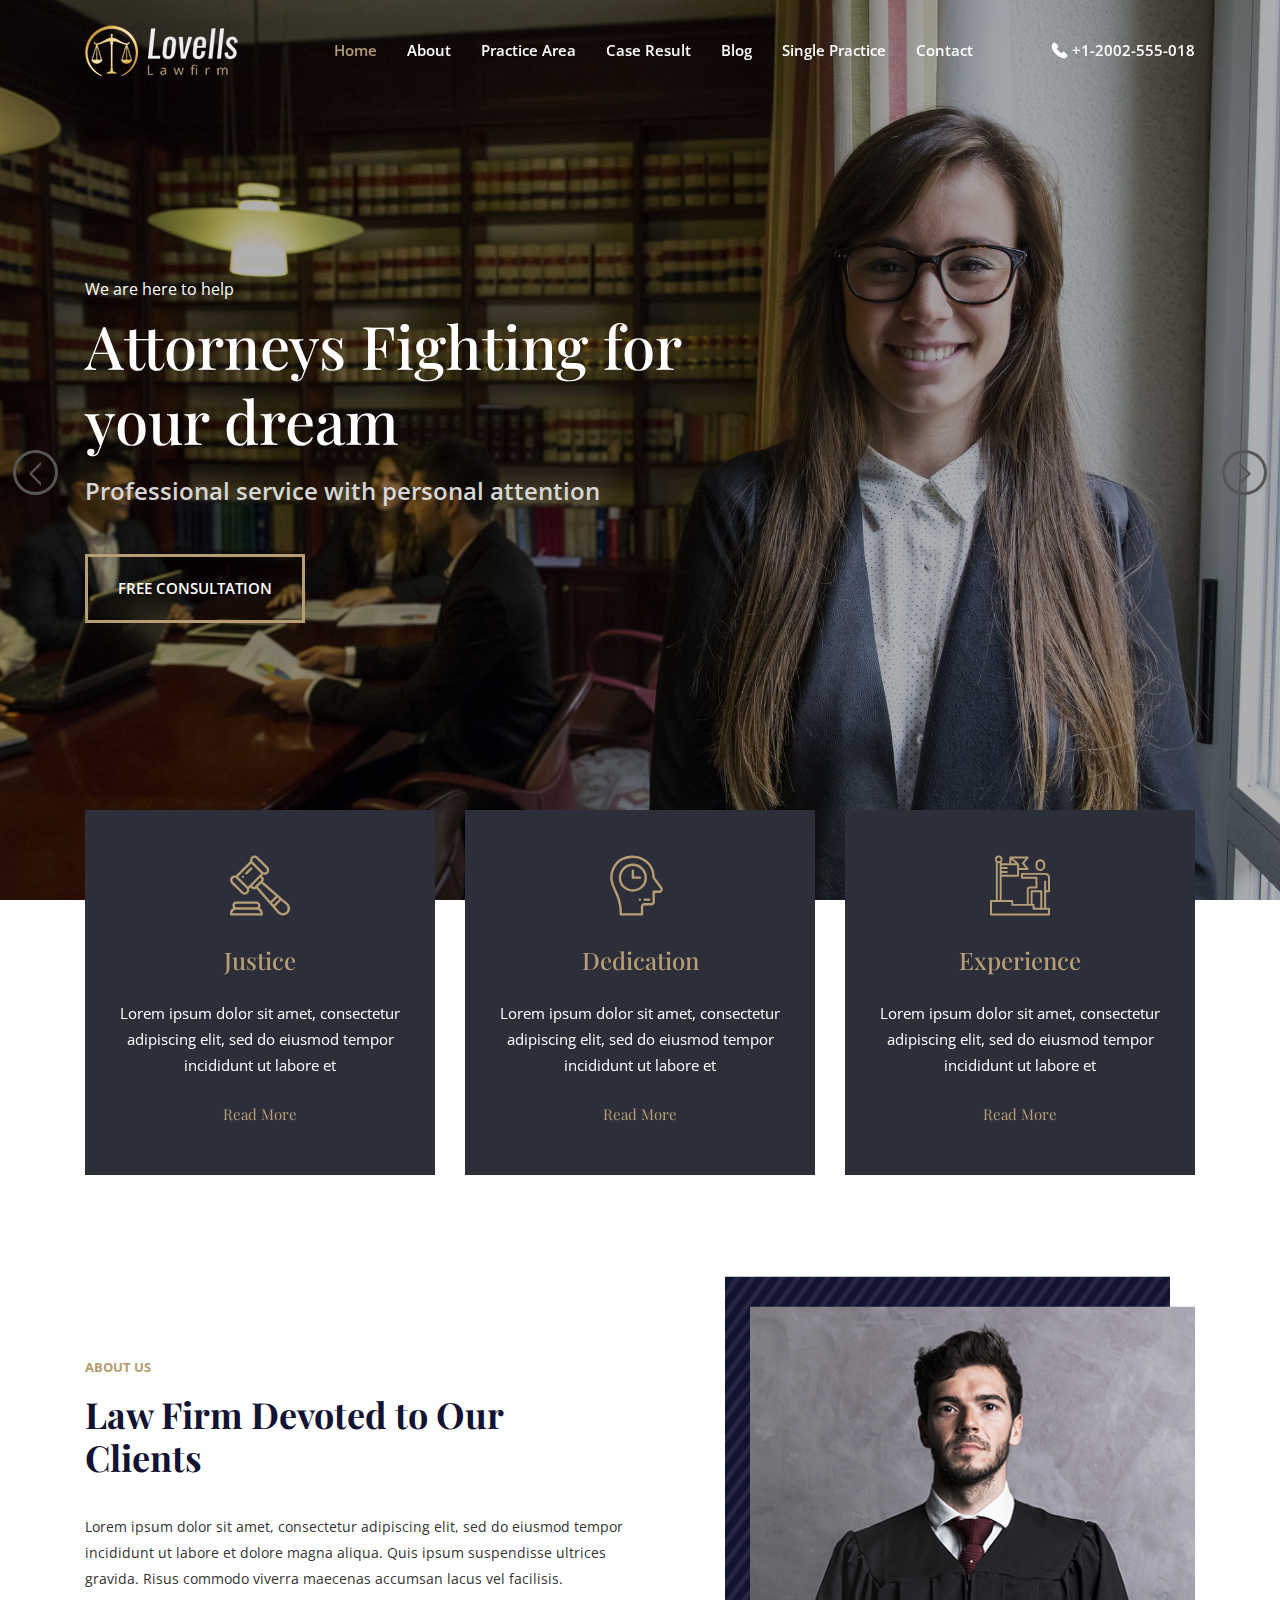
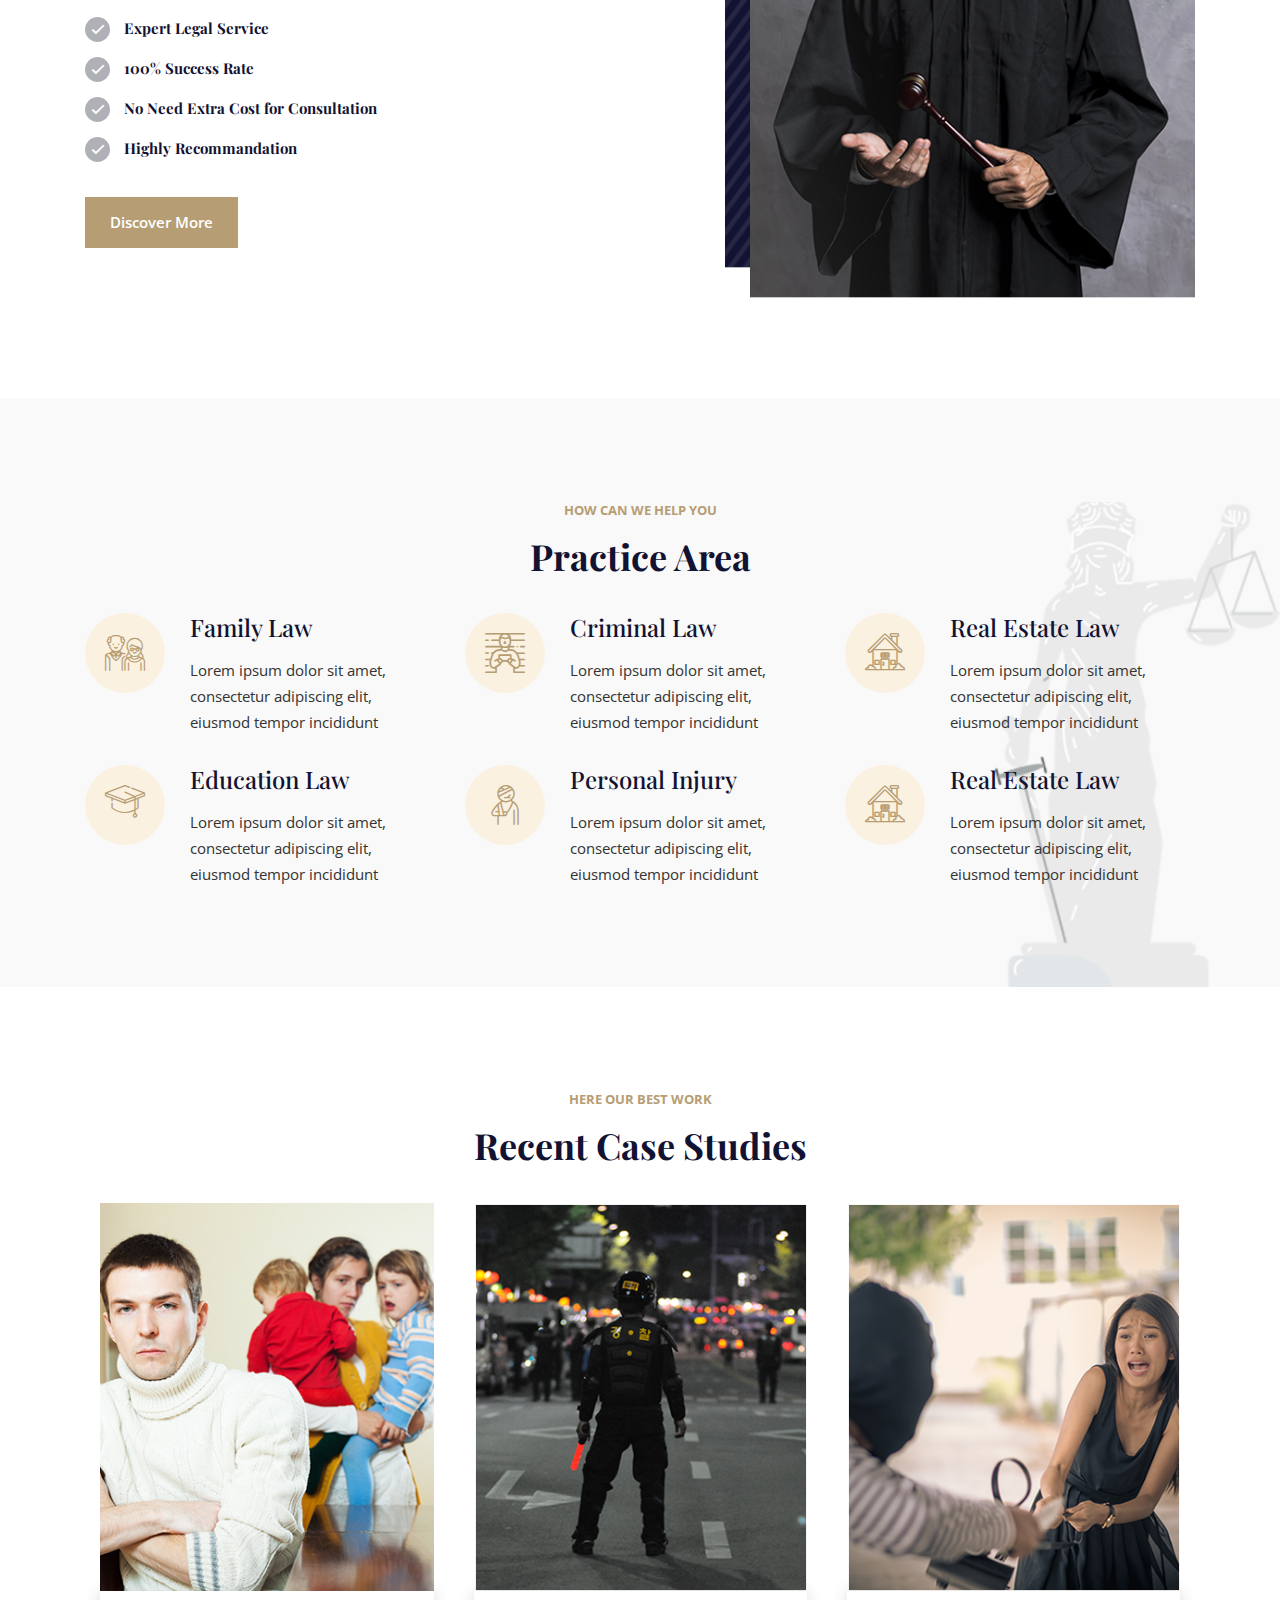
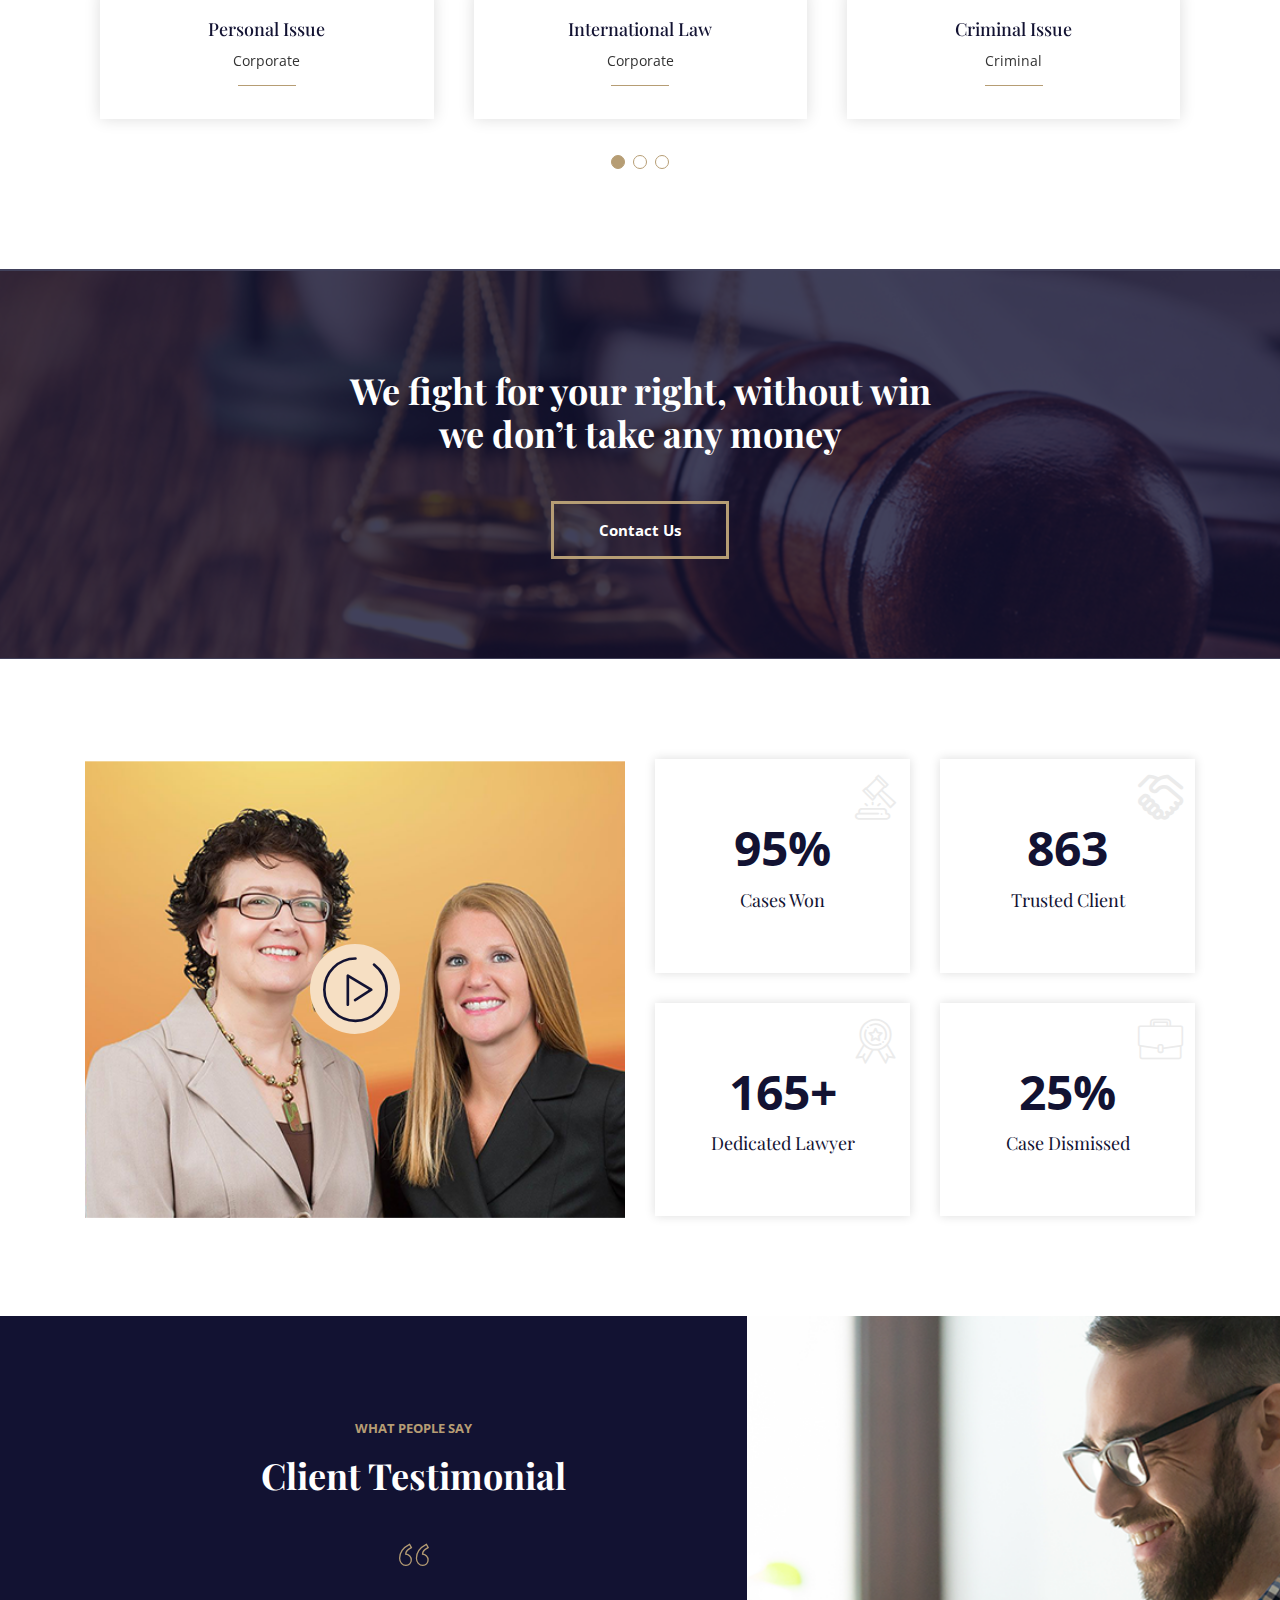
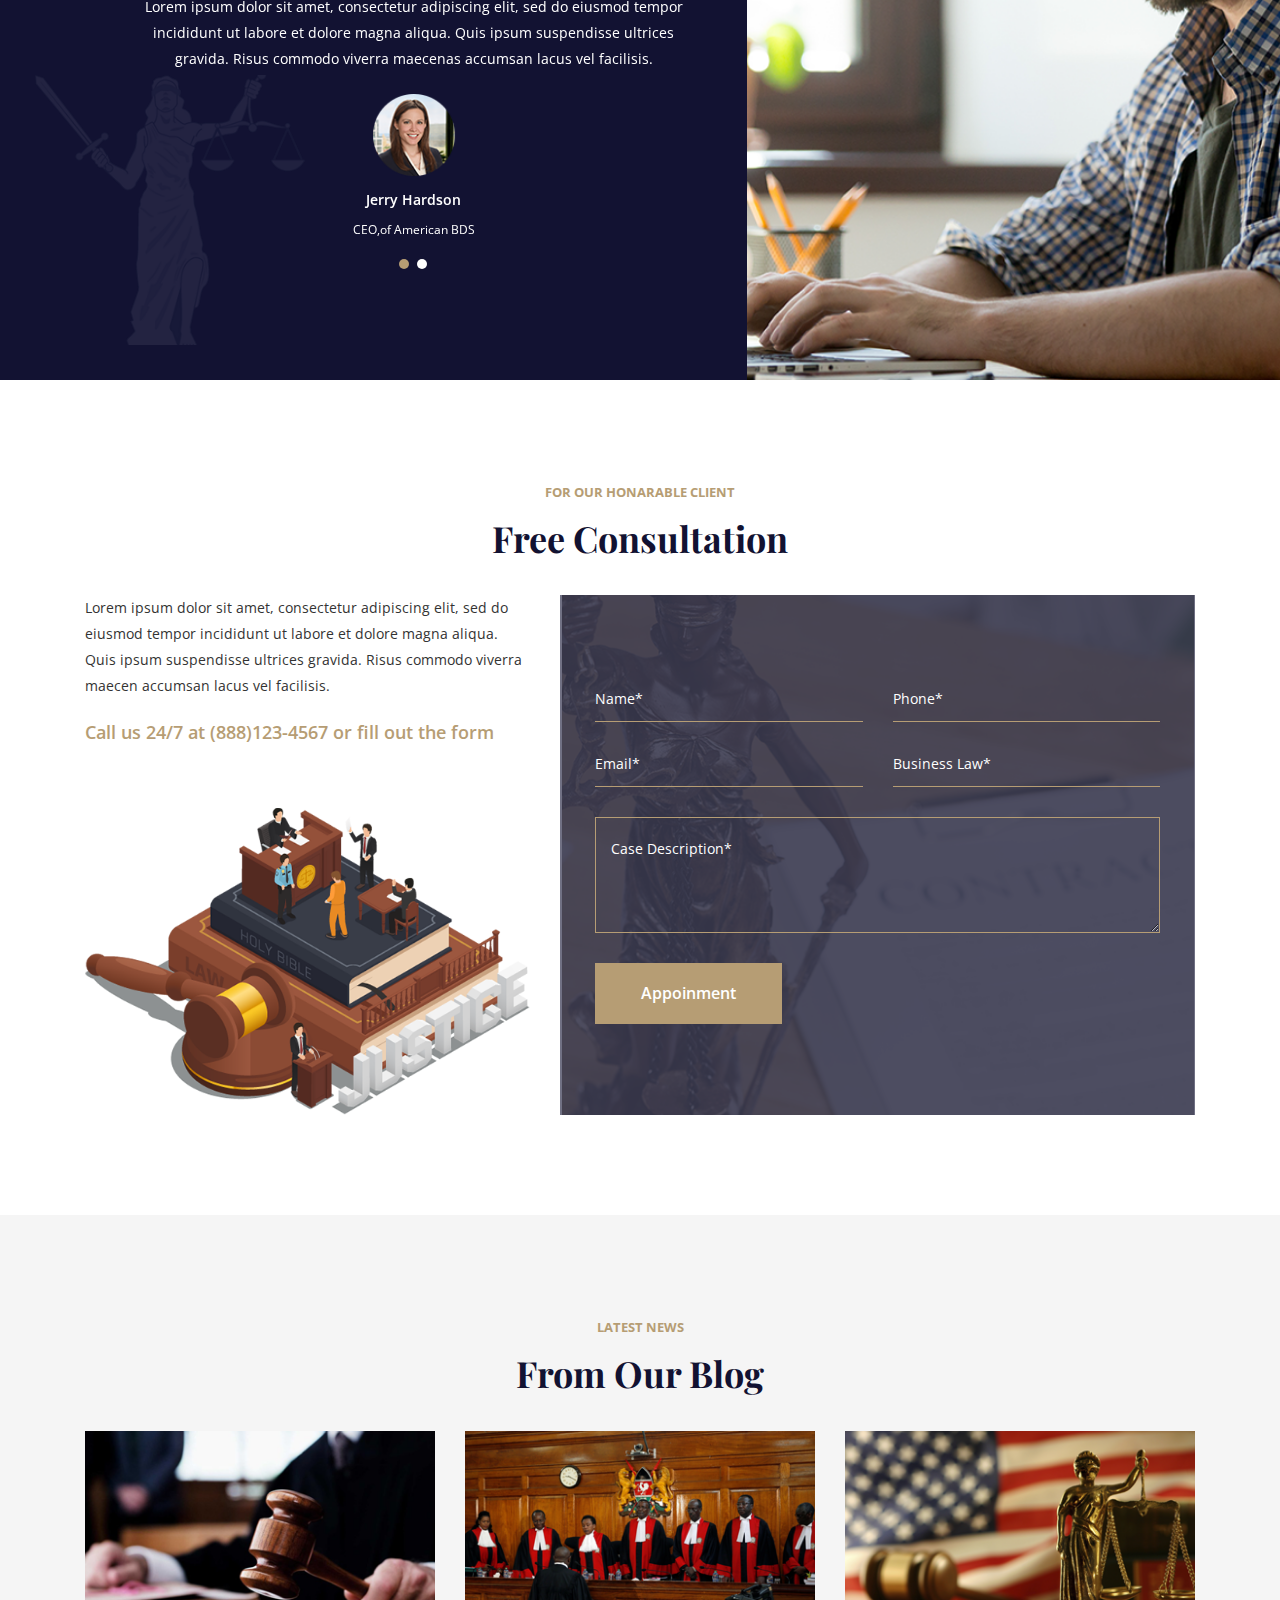
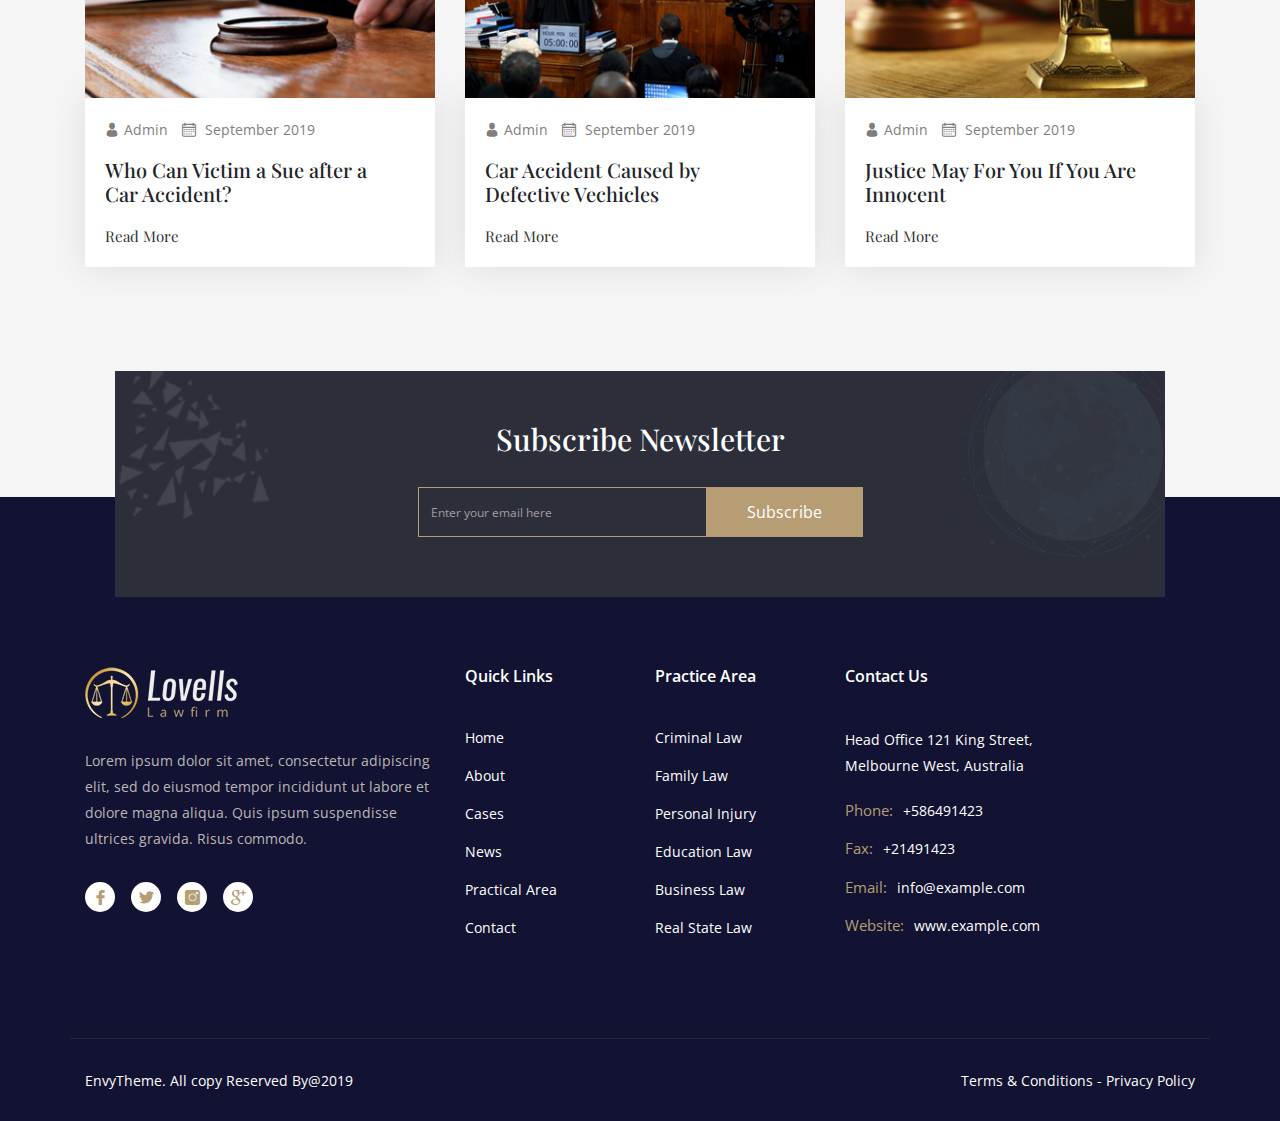
<file: index.html>
<!doctype html>
<html lang="zxx">
    <head>
        <!-- Required meta tags -->
        <meta charset="utf-8">
        <meta name="viewport" content="width=device-width, initial-scale=1, shrink-to-fit=no">
        <meta http-equiv="X-UA-Compatible" content="ie=edge">

        <!-- Bootstrap CSS -->
        <link rel="stylesheet" href="assets/css/bootstrap.min.css">
        <!-- OWL Carousel CSS -->
        <link rel="stylesheet" href="assets/css/owl.carousel.min.css">
        <link rel="stylesheet" href="assets/css/owl.theme.default.min.css">
        <!-- Magnific Popup CSS -->
        <link rel="stylesheet" href="assets/css/magnific-popup.css">
        <!-- Icofont CSS-->
        <link rel="stylesheet" href="assets/css/icofont.min.css">
        <!-- Flaticon CSS -->
        <link rel="stylesheet" href="assets/fonts/flaticon.css">
        <!-- Meanmenu CSS -->
        <link rel="stylesheet" href="assets/css/meanmenu.css">
        <!-- Animate CSS -->
        <link rel="stylesheet" href="assets/css/animate.css">
        <!-- Style CSS -->
        <link rel="stylesheet" href="assets/css/style.css">
        <!-- Responsive CSS -->
        <link rel="stylesheet" href="assets/css/responsive.css">
 
        <title>Home Page-1</title>
    </head>

    <body>

        <!-- Preloader ---->
        <div class="loader">
            <div class="d-table">
                <div class="d-table-cell">
                    <div class="sk-folding-cube">
                        <div class="sk-cube1 sk-cube"></div>
                        <div class="sk-cube2 sk-cube"></div>
                        <div class="sk-cube4 sk-cube"></div>
                        <div class="sk-cube3 sk-cube"></div>
                      </div>
                </div>
            </div>
        </div>
        <!-- Preloader ---->

        <!-- Start Navbar Area -->
        <div class="navbar-area">
            <!-- Menu For Mobile Device -->
            <div class="mobile-nav">
                <a href="#" class="logo">
                    <img src="assets/img/home-one/logo.png" alt="Logo">
                </a>
            </div>

            <!-- Menu For Desktop Device -->
            <div class="main-nav">
                <nav class="navbar navbar-expand-md navbar-light fixed-top">
                    <div class="container">
                        <a class="navbar-brand" href="#">
                            <img src="assets/img/home-one/logo.png" alt="Logo">
                        </a>
                        <div class="collapse navbar-collapse mean-menu" id="navbarSupportedContent">
                            <ul class="navbar-nav m-auto">
                                <li class="nav-item">
                                    <a href="#" class="nav-link dropdown-toggle active">Home</a>
                                    <ul class="dropdown-menu">
                                        <li class="nav-item">
                                            <a href="#" class="nav-link active">Home Page 1</a>
                                        </li>
                                        <li class="nav-item">
                                            <a href="index-two.html" class="nav-link">Home Page 2</a>
                                        </li>
                                    </ul>
                                </li>
                                <li class="nav-item">
                                    <a href="about.html" class="nav-link">About</a>
                                </li>
                                <li class="nav-item">
                                    <a href="practice.html" class="nav-link">Practice Area</a>
                                </li>
                                <li class="nav-item">
                                    <a href="case.html" class="nav-link">Case Result</a>
                                </li>
                                <li class="nav-item">
                                    <a href="blog.html" class="nav-link">Blog</a>
                                </li>
                                <li class="nav-item">
                                    <a href="single.html" class="nav-link">Single Practice</a>
                                </li>
                                <li class="nav-item">
                                    <a href="contact.html" class="nav-link">Contact</a>
                                </li>
                            </ul>
                            <div class="nav-right">
                                <a href="#">
                                    <i class="flaticon-call-answer"></i>+1-2002-555-018
                                </a>
                            </div>
                        </div>
                    </div>
                </nav>  
            </div>
        </div>
        <!-- End Navbar Area -->

        <!-- Home Slider -->
        <div class="home-slider owl-theme owl-carousel">
            <div class="slider-area home-bg-one">
                <div class="d-table">
                    <div class="d-table-cell">
                        <div class="container">
                            <div class="slider-text">
                                <span>We are  here to help</span>
                                <h1>Attorneys Fighting for your dream</h1>
                                <p>Professional service with personal attention</p>
                                <a class="home-slide-btn" href="#">Free consultation</a>
                            </div>
                        </div>
                    </div>
                </div>
            </div>
            <div class="slider-area home-bg-two">
                <div class="d-table">
                    <div class="d-table-cell">
                        <div class="container">
                            <div class="slider-text">
                                <span>We are  here to help</span>
                                <h1>Attorneys Fighting for your dream</h1>
                                <p>Professional service with personal attention</p>
                                <a class="home-slide-btn" href="#">Free consultation</a>
                            </div>
                        </div>
                    </div>
                </div>
            </div>
        </div>
        <!-- End Home Slider -->

        <!-- About -->
        <section class="about-area pb-100">
            <div class="feature-area pb-100">
                <div class="container">
                    <div class="row feature-position">
                        <div class="col-sm-6 col-lg-4">
                            <div class="feature-item">
                                <i class="flaticon-auction"></i>
                                <h3>Justice</h3>
                                <p>Lorem ipsum dolor sit amet, consectetur adipiscing elit, sed do eiusmod tempor incididunt ut labore et </p>
                                <a href="#">Read More</a>
                            </div>
                        </div>
                        <div class="col-sm-6 col-lg-4">
                            <div class="feature-item">
                                <i class="flaticon-dedication"></i>
                                <h3>Dedication</h3>
                                <p>Lorem ipsum dolor sit amet, consectetur adipiscing elit, sed do eiusmod tempor incididunt ut labore et </p>
                                <a href="#">Read More</a>
                            </div>
                        </div>
                        <div class="col-sm-6 col-lg-4 offset-sm-3 offset-lg-0">
                            <div class="feature-item">
                                <i class="flaticon-success"></i>
                                <h3>Experience</h3>
                                <p>Lorem ipsum dolor sit amet, consectetur adipiscing elit, sed do eiusmod tempor incididunt ut labore et </p>
                                <a href="#">Read More</a>
                            </div>
                        </div>
                    </div>
                </div>
            </div>
            <div class="container">
                <div class="row">
                    <div class="col-lg-7 ptb-50">
                        <div class="common-head text-left">
                            <span>About Us</span>
                            <h2>Law Firm Devoted to Our Clients</h2>
                        </div>
                        <div class="about-item">
                            <p>Lorem ipsum dolor sit amet, consectetur adipiscing elit, sed do eiusmod tempor incididunt ut labore et dolore magna aliqua. Quis ipsum suspendisse ultrices gravida. Risus commodo viverra maecenas accumsan lacus vel facilisis. </p>
                            <ul>
                                <li>
                                    <i class="flaticon-correct-signal"></i>
                                    Expert Legal Service
                                </li>
                                <li>
                                    <i class="flaticon-correct-signal"></i>
                                    100% Success Rate
                                </li>
                                <li>
                                    <i class="flaticon-correct-signal"></i>
                                    No Need Extra Cost for Consultation
                                </li>
                                <li>
                                    <i class="flaticon-correct-signal"></i>
                                    Highly Recommandation
                                </li>
                            </ul>
                            <a class="about-btn" href="#">Discover More</a>
                        </div>
                    </div>
                    <div class="col-lg-5">
                        <div class="about-img"></div>
                    </div>
                </div>
            </div>
        </section>
        <!-- End About -->

        <!-- Practice -->
        <section class="practice-area pt-100 pb-70">
            <div class="container">
                <div class="common-head">
                    <span>How Can We Help you</span>
                    <h2>Practice Area</h2>
                </div>
                <div class="row">
                    <div class="col-sm-6 col-lg-4">
                        <div class="practice-item">
                            <i class="flaticon-couple"></i>
                            <div class="practice-inner">
                                <h3>Family Law</h3>
                                <p>Lorem ipsum dolor sit amet, consectetur adipiscing elit,  eiusmod tempor incididunt</p>
                            </div>
                        </div>
                    </div>
                    <div class="col-sm-6 col-lg-4">
                        <div class="practice-item">
                            <i class="flaticon-jail"></i>
                            <div class="practice-inner">
                                <h3>Criminal Law</h3>
                                <p>Lorem ipsum dolor sit amet, consectetur adipiscing elit,  eiusmod tempor incididunt</p>
                            </div>
                        </div>
                    </div>
                    <div class="col-sm-6 col-lg-4">
                        <div class="practice-item">
                            <i class="flaticon-architecture-and-city"></i>
                            <div class="practice-inner">
                                <h3>Real Estate Law</h3>
                                <p>Lorem ipsum dolor sit amet, consectetur adipiscing elit,  eiusmod tempor incididunt</p>
                            </div>
                        </div>
                    </div>
                    <div class="col-sm-6 col-lg-4">
                        <div class="practice-item">
                            <i class="flaticon-cap"></i>
                            <div class="practice-inner">
                                <h3>Education Law</h3>
                                <p>Lorem ipsum dolor sit amet, consectetur adipiscing elit,  eiusmod tempor incididunt</p>
                            </div>
                        </div>
                    </div>
                    <div class="col-sm-6 col-lg-4">
                        <div class="practice-item">
                            <i class="flaticon-wounded"></i>
                            <div class="practice-inner">
                                <h3>Personal Injury</h3>
                                <p>Lorem ipsum dolor sit amet, consectetur adipiscing elit,  eiusmod tempor incididunt</p>
                            </div>
                        </div>
                    </div>
                    <div class="col-sm-6 col-lg-4">
                        <div class="practice-item">
                            <i class="flaticon-architecture-and-city"></i>
                            <div class="practice-inner">
                                <h3>Real Estate Law</h3>
                                <p>Lorem ipsum dolor sit amet, consectetur adipiscing elit,  eiusmod tempor incididunt</p>
                            </div>
                        </div>
                    </div>
                </div>
            </div>
        </section>
        <!-- End Practice -->
    
        <!-- Recent Slider -->
        <section class="recent-area ptb-100">
            <div class="container">
                <div class="common-head">
                    <span>Here Our Best Work</span>
                    <h2>Recent Case Studies</h2>
                </div>
                <div class="recent-slider owl-theme owl-carousel">
                    <div class="recent-item">
                        <img src="assets/img/home-one/recent/1.png" alt="Recent">
                        <div class="recent-inner">
                            <a href="#">
                                <h3>Personal Issue</h3>
                                <p>Corporate</p>
                            </a>
                        </div>
                    </div>
                    <div class="recent-item">
                        <img src="assets/img/home-one/recent/2.png" alt="Recent">
                        <div class="recent-inner">
                            <a href="#">
                                <h3>International Law</h3>
                                <p>Corporate</p>
                            </a>
                        </div>
                    </div>
                    <div class="recent-item">
                        <img src="assets/img/home-one/recent/3.png" alt="Recent">
                        <div class="recent-inner">
                            <a href="#">
                                <h3>Criminal Issue</h3>
                                <p>Criminal</p>
                            </a>
                        </div>
                    </div>
                    <div class="recent-item">
                        <img src="assets/img/home-one/recent/1.png" alt="Recent">
                        <div class="recent-inner">
                            <a href="#">
                                <h3>Personal Issue</h3>
                                <p>Corporate</p>
                            </a>
                        </div>
                    </div>
                    <div class="recent-item">
                        <img src="assets/img/home-one/recent/2.png" alt="Recent">
                        <div class="recent-inner">
                            <a href="#">
                                <h3>International Law</h3>
                                <p>Corporate</p>
                            </a>
                        </div>
                    </div>
                    <div class="recent-item">
                        <img src="assets/img/home-one/recent/3.png" alt="Recent">
                        <div class="recent-inner">
                            <a href="#">
                                <h3>Criminal Issue</h3>
                                <p>Criminal</p>
                            </a>
                        </div>
                    </div>
                    <div class="recent-item">
                        <img src="assets/img/home-one/recent/2.png" alt="Recent">
                        <div class="recent-inner">
                            <a href="#">
                                <h3>Personal Issue</h3>
                                <p>Corporate</p>
                            </a>
                        </div>
                    </div>
                </div>
            </div>
        </section>
        <!-- End Recent Slider -->

        <!-- We Fight -->
        <section class="we-fight-area ptb-100">
            <div class="container">
                <div class="we-fight-item">
                    <h2>We fight for your right, without win we don’t take any money</h2>
                    <a class="we-fight-btn" href="#">Contact Us</a>
                </div>
            </div>
        </section>
        <!-- End We Fight -->

        <!-- Counter -->
        <div class="counter-area pt-100 pb-70">
            <div class="container">
                <div class="row">
                    <div class="col-lg-6">
                        <div class="counter-item">
                            <div class="counter-left">
                                <div class="d-table">
                                    <div class="d-table-cell">
                                        <a href="https://youtu.be/lTxn2BuqyzU" class="popup-youtube">
                                            <i class="flaticon-play-button"></i>
                                        </a>
                                    </div>
                                </div>
                            </div>
                        </div>
                    </div>
                    <div class="col-lg-6">
                        <div class="counter-item">
                            <div class="row">
                                <div class="col-sm-6 col-lg-6">
                                    <div class="counter-wrap">
                                        <i class="flaticon-auction-1"></i>
                                        <h3><span class="counter">95</span>%</h3>
                                        <p>Cases Won</p>
                                    </div>
                                </div>
                                <div class="col-sm-6 col-lg-6">
                                    <div class="counter-wrap">
                                        <i class="flaticon-trust"></i>
                                        <h3 class="counter">863</h3>
                                        <p>Trusted Client</p>
                                    </div>
                                </div>
                                <div class="col-sm-6 col-lg-6">
                                    <div class="counter-wrap">
                                        <i class="flaticon-medal"></i>
                                        <h3><span class="counter">165</span>+</h3>
                                        <p>Dedicated Lawyer</p>
                                    </div>
                                </div>
                                <div class="col-sm-6 col-lg-6">
                                    <div class="counter-wrap">
                                        <i class="flaticon-suitcase"></i>
                                        <h3><span class="counter">25</span>%</h3>
                                        <p>Case Dismissed</p>
                                    </div>
                                </div>
                            </div>
                        </div>
                    </div>
                </div>
            </div>
        </div>
        <!-- End Counter -->

        <!-- Testimonial -->
        <section class="testimonial-area">
            <div class="container-fluid p-0">
                <div class="row m-0">
                    <div class="col-lg-7 p-0">
                        <div class="testimonial-item ptb-100">
                            <div class="common-head">
                                <span>What People Say</span>
                                <h2 class="text-white">Client Testimonial</h2>
                            </div>
                            <div class="testimonial-slider owl-theme owl-carousel">
                                <div class="testimonial-wrap">
                                    <i class="flaticon-quotation"></i>
                                    <p>Lorem ipsum dolor sit amet, consectetur adipiscing elit, sed do eiusmod tempor incididunt ut labore et dolore magna aliqua. Quis ipsum suspendisse ultrices gravida. Risus commodo viverra maecenas accumsan lacus vel facilisis. </p>
                                    <img src="assets/img/home-one/testimonial/1.png" alt="Testimonial">
                                    <h3>Jerry Hardson</h3>
                                    <span>CEO,of American BDS</span>
                                </div>
                                <div class="testimonial-wrap">
                                    <i class="flaticon-quotation"></i>
                                    <p>Lorem ipsum dolor sit amet, consectetur adipiscing elit, sed do eiusmod tempor incididunt ut labore et dolore magna aliqua. Quis ipsum suspendisse ultrices gravida. Risus commodo viverra maecenas accumsan lacus vel facilisis. </p>
                                    <img src="assets/img/home-one/testimonial/1.png" alt="Testimonial">
                                    <h3>Jerry Hardson</h3>
                                    <span>CEO,of American BDS</span>
                                </div>
                            </div>
                        </div>
                    </div>
                    <div class="col-lg-5 p-0">
                        <div class="testimonial-right"></div>
                    </div>
                </div>
            </div>
        </section>
        <!-- End Testimonial -->

        <!-- Consultation -->
        <section class="consultation-area ptb-100">
            <div class="container">
                <div class="common-head">
                    <span>For our honarable client</span>
                    <h2>Free Consultation</h2>
                </div>
                <div class="row">
                    <div class="col-sm-6 col-lg-5">
                        <div class="consultation-item">
                            <p>Lorem ipsum dolor sit amet, consectetur adipiscing elit, sed do eiusmod tempor incididunt ut labore et dolore magna aliqua. Quis ipsum suspendisse ultrices gravida. Risus commodo viverra maecen accumsan lacus vel facilisis. </p>
                            <span>Call us 24/7 at (888)123-4567 or fill out the form </span>
                            <img src="assets/img/home-one/consultation/1.png" alt="Court">
                        </div>
                    </div>
                    <div class="col-sm-6 col-lg-7">
                        <div class="consultation-item consultation-right">
                            <div class="d-table">
                                <div class="d-table-cell">
                                    <div class="consultation-form">
                                        <form>
                                            <div class="row">
                                                <div class="col-lg-6">
                                                    <div class="form-group">
                                                        <input type="text" class="form-control" placeholder="Name*">
                                                    </div>
                                                </div>
                                                <div class="col-lg-6">
                                                    <div class="form-group">
                                                        <input type="text" class="form-control" placeholder="Phone*">
                                                    </div>
                                                </div>
                                                <div class="col-lg-6">
                                                    <div class="form-group">
                                                        <input type="email" class="form-control" placeholder="Email*">
                                                    </div> 
                                                </div>
                                                <div class="col-lg-6">
                                                    <div class="form-group">
                                                        <input type="text" class="form-control" placeholder="Business Law*">
                                                    </div> 
                                                </div>
                                            </div>
                                            
                                            <div class="form-group">
                                                <textarea class="form-control description" id="your_comment" rows="4" placeholder="Case Description*"></textarea>
                                            </div>
                                            
                                            <div class="text-left">
                                                <button type="submit" class="btn form-btn">Appoinment</button>
                                            </div>
                                        </form>
                                    </div>
                                </div>
                            </div>
                        </div>
                    </div>
                </div>
            </div>
        </section>
        <!-- End Consultation -->

        <!-- Blog -->
        <section class="blog-area pt-100 pb-70">
            <div class="container">
                <div class="common-head">
                    <span>latest news</span>
                    <h2>From Our Blog</h2>
                </div>
                <div class="row">
                    <div class="col-sm-6 col-lg-4">
                        <div class="blog-item">
                            <img src="assets/img/home-one/blog/1.png" alt="Blog">
                            <div class="inner-blog">
                                <span><i class="flaticon-man-user"></i>Admin</span>
                                <span><i class="flaticon-calendar"></i> September 2019</span>
                                <h3>Who Can Victim a Sue after a Car Accident?</h3>
                                <a href="#">Read More</a>
                            </div>
                        </div>
                    </div>
                    <div class="col-sm-6 col-lg-4">
                        <div class="blog-item">
                            <img src="assets/img/home-one/blog/2.png" alt="Blog">
                            <div class="inner-blog">
                                <span><i class="flaticon-man-user"></i>Admin</span>
                                <span><i class="flaticon-calendar"></i> September 2019</span>
                                <h3>Car Accident Caused by Defective Vechicles  </h3>
                                <a href="#">Read More</a>
                            </div>
                        </div>
                    </div>
                    <div class="col-sm-6 offset-sm-3 offset-lg-0 col-lg-4">
                        <div class="blog-item">
                            <img src="assets/img/home-one/blog/3.png" alt="Blog">
                            <div class="inner-blog">
                                <span><i class="flaticon-man-user"></i>Admin</span>
                                <span><i class="flaticon-calendar"></i> September 2019</span>
                                <h3>Justice May For You If You Are Innocent</h3>
                                <a href="#">Read More</a>
                            </div>
                        </div>
                    </div>
                </div>
                <div class="subscribe-wrap">
                    <div class="subcribe-area">
                        <img class="subscribe-left" src="assets/img/home-one/blog/4.png" alt="Shape">
                        <img class="subscribe-right" src="assets/img/home-one/blog/6.png" alt="Shape">
                        <h2>Subscribe Newsletter</h2>
                        <div class="email-area">
                            <form>
                                <div class="form-group">
                                    <input type="email" class="form-control" id="email" placeholder="Enter your email here">
                                </div> 
                                <button type="submit" class="btn email-btn">Subscribe</button>
                            </form>
                        </div>
                    </div>
                </div>
            </div>
        </section>
        <!-- End Blog -->

        <!-- Contact -->
        <div class="contact-area pt-100 pb-70">
            <div class="container">
                <div class="row">
                    <div class="col-sm-6 col-lg-4 col-12">
                        <div class="contact-item">
                            <div class="contact-one">
                                <a href="#">
                                    <img src="assets/img/home-one/logo.png" alt="Logo">
                                </a>
                                <p>Lorem ipsum dolor sit amet, consectetur adipiscing elit, sed do eiusmod tempor incididunt ut labore et dolore magna aliqua. Quis ipsum suspendisse ultrices gravida. Risus commodo. </p>
                                <ul>
                                    <li>
                                        <a href="#">
                                            <i class="flaticon-facebook-logo"></i>
                                        </a>
                                    </li>
                                    <li>
                                        <a href="#">
                                            <i class="flaticon-twitter"></i>
                                        </a>
                                    </li>
                                    <li>
                                        <a href="#">
                                            <i class="flaticon-instagram"></i>
                                        </a>
                                    </li>
                                    <li>
                                        <a href="#">
                                            <i class="flaticon-google-plus-logo"></i>
                                        </a>
                                    </li>
                                </ul>
                            </div>
                        </div>
                    </div>
                    <div class="col-sm-6 col-lg-2 col-6">
                        <div class="contact-item">
                            <div class="contact-two">
                                <h3>Quick Links</h3>
                                <ul>
                                    <li>
                                        <a href="#">Home</a>
                                    </li>
                                    <li>
                                        <a href="#">About</a>
                                    </li>
                                    <li>
                                        <a href="#">Cases</a>
                                    </li>
                                    <li>
                                        <a href="#">News</a>
                                    </li>
                                    <li>
                                        <a href="#">Practical Area</a>
                                    </li>
                                    <li>
                                        <a href="#">Contact</a>
                                    </li>
                                </ul>
                            </div>
                        </div>
                    </div>
                    <div class="col-sm-6 col-lg-2 col-6">
                        <div class="contact-item">
                            <div class="contact-two">
                                <h3>Practice Area</h3>
                                <ul>
                                    <li>
                                        <a href="#">Criminal Law</a>
                                    </li>
                                    <li>
                                        <a href="#">Family Law</a>
                                    </li>
                                    <li>
                                        <a href="#">Personal Injury</a>
                                    </li>
                                    <li>
                                        <a href="#">Education Law</a>
                                    </li>
                                    <li>
                                        <a href="#">Business Law</a>
                                    </li>
                                    <li>
                                        <a href="#">Real State Law</a>
                                    </li>
                                </ul>
                            </div>
                        </div>
                    </div>
                    <div class="col-sm-6 col-lg-4">
                        <div class="contact-item">
                            <div class="contact-three">
                                <h3>Contact Us</h3>
                                <p>Head Office 121 King Street, <br> Melbourne West, Australia</p>
                                <ul>
                                    <li>
                                        <span>Phone: </span><a href="#">+586491423</a>
                                    </li>               
                                    <li>
                                        <span>Fax: </span><a href="#">+21491423</a>
                                    </li>
                                    <li>
                                        <span>Email: </span><a href="#">info@example.com</a>
                                    </li>
                                    <li>
                                        <span>Website: </span><a href="#">www.example.com</a>
                                    </li>
                                </ul>
                            </div>
                        </div>
                    </div>
                </div>
            </div>
        </div>
        <!-- End Contact -->

        <!-- Footer -->
        <footer>
            <div class="container">
                <div class="row footer-area">
                    <div class="col-lg-6">
                        <div class="footer-item">
                            <a href="#">EnvyTheme. </a> <span>All copy Reserved By@2019</span>
                        </div>
                    </div>
                    <div class="col-lg-6">
                        <div class="footer-item footer-right">
                            <a href="#">Terms & Conditions</a> <span>-</span> <a href="#">Privacy Policy</a>
                        </div>
                    </div>
                </div>
            </div>
        </footer>
        <!-- End Footer -->





        <!-- Optional JavaScript -->
        <!-- jQuery first, then Popper.js, then Bootstrap JS -->
        <script src="assets/js/jquery-2.2.4.min.js"></script>
        <script src="assets/js/popper.min.js"></script>
        <script src="assets/js/bootstrap.min.js"></script>
        <!-- Magnific Popup JS -->
        <script src="assets/js/jquery.magnific-popup.min.js"></script>
        <!-- Carousel JS -->
        <script src="assets/js/owl.carousel.min.js"></script>
        <!-- Counter jS -->
        <script src="assets/js/jquery.counterup.min.js"></script>
        <script src="assets/js/waypoints.min.js"></script>
        <!-- Meanmenu JS -->
        <script src="assets/js/meanmenu.js"></script>
        <!-- Wow JS -->
        <script src="assets/js/wow.min.js"></script>
        <!-- Custom JS -->
        <script src="assets/js/custom.js"></script>
    </body>
</html>
</file>
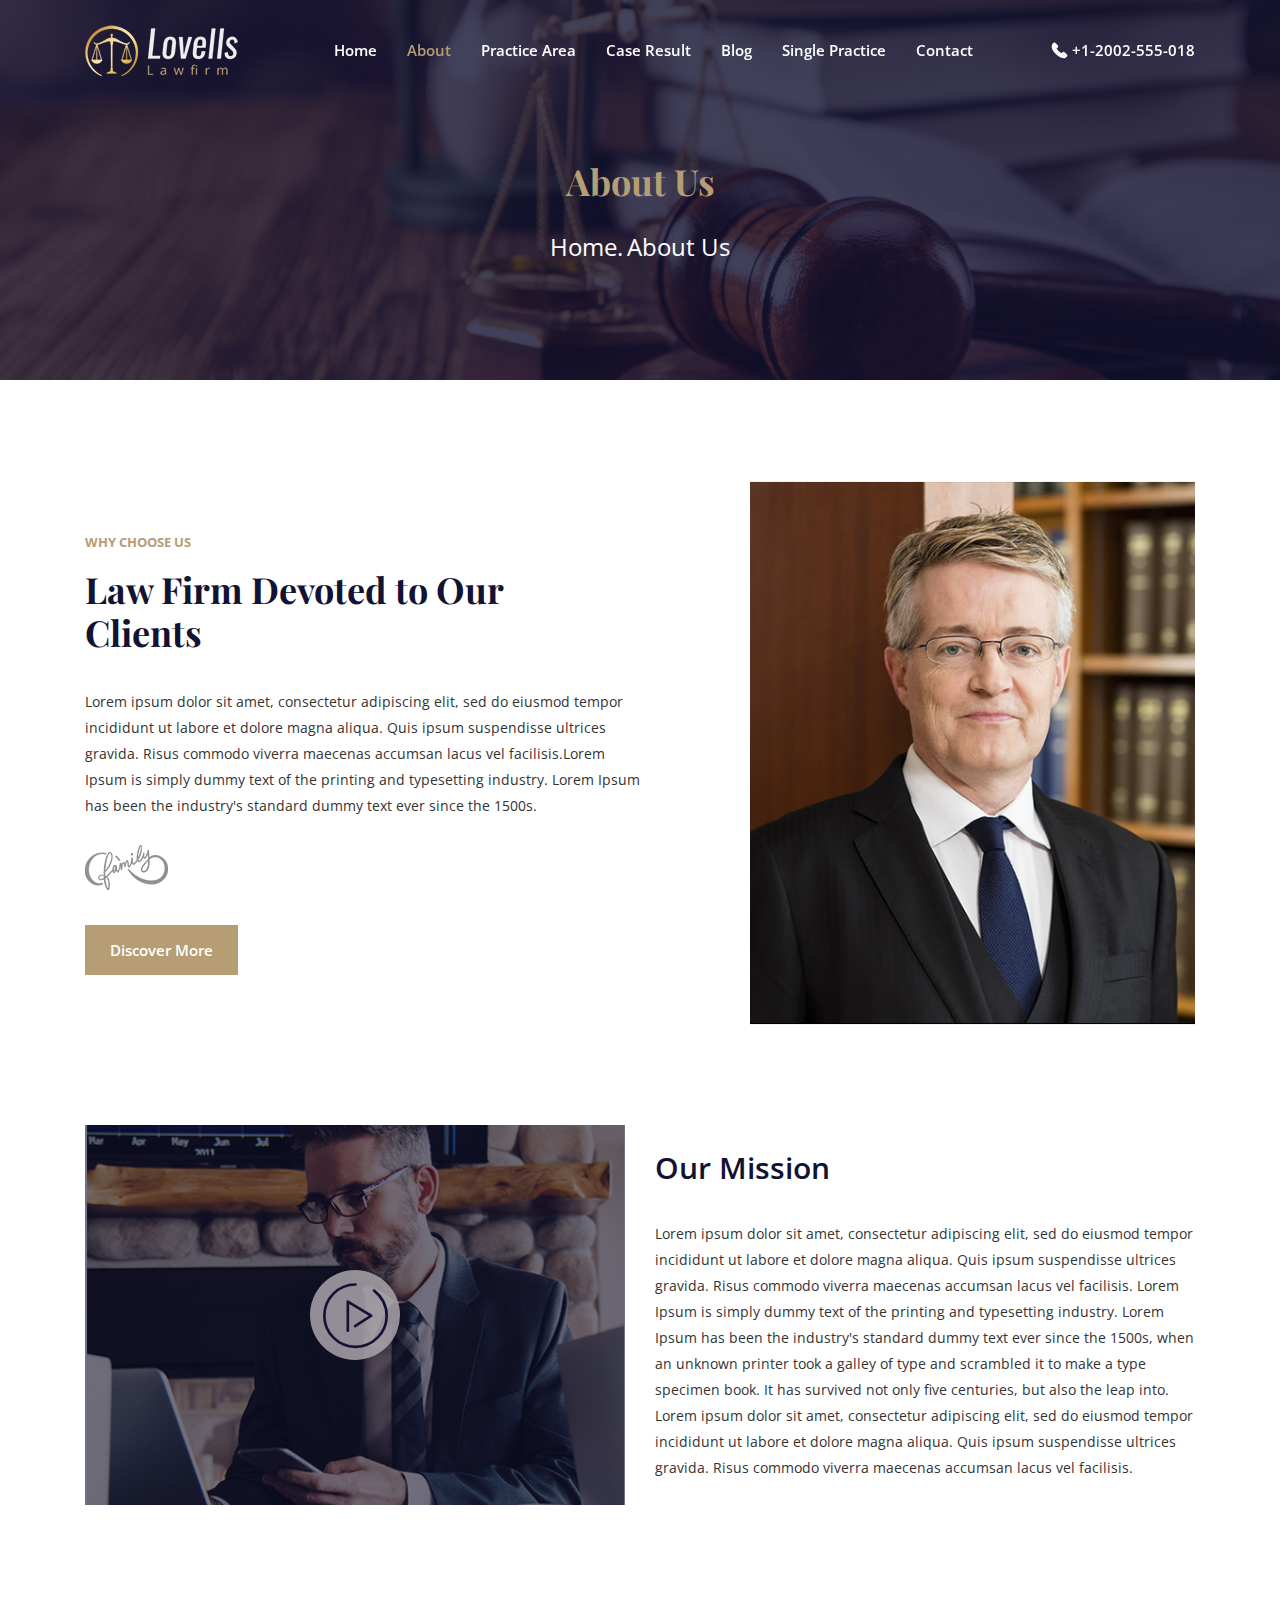
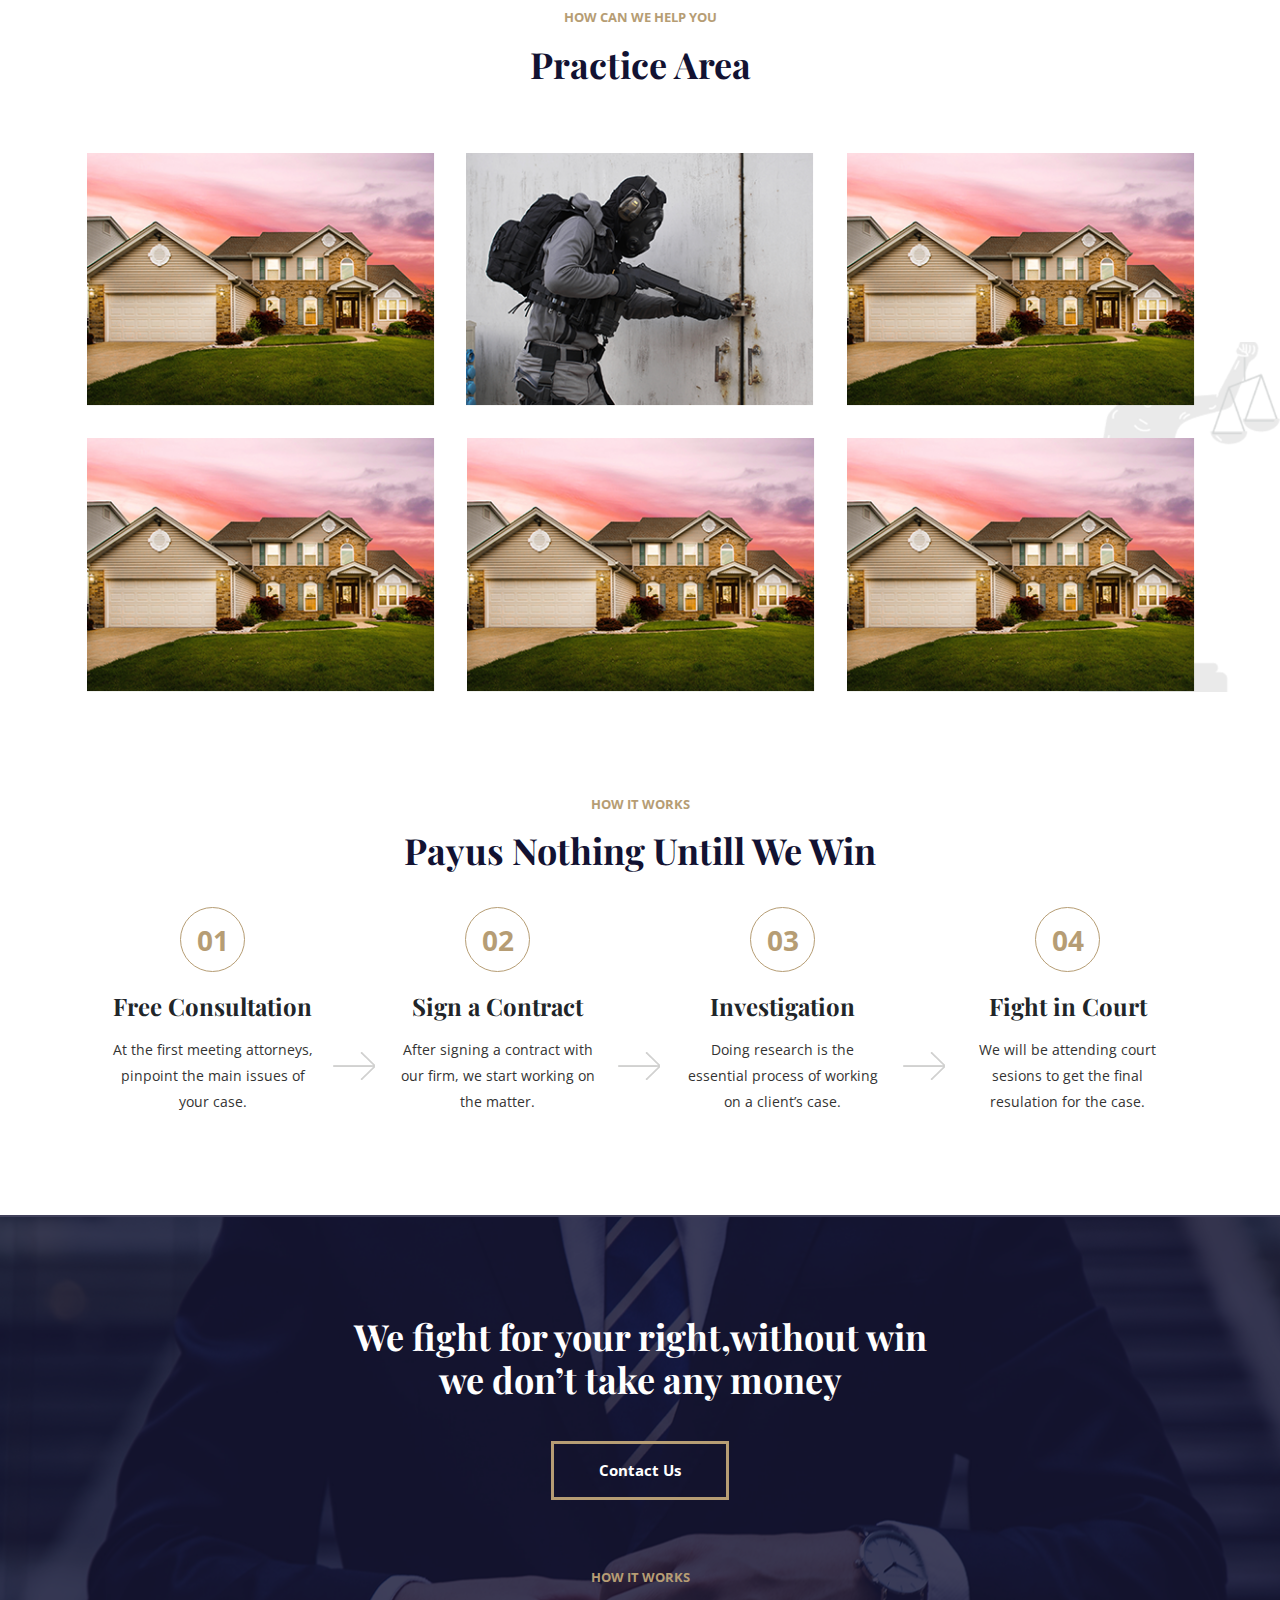
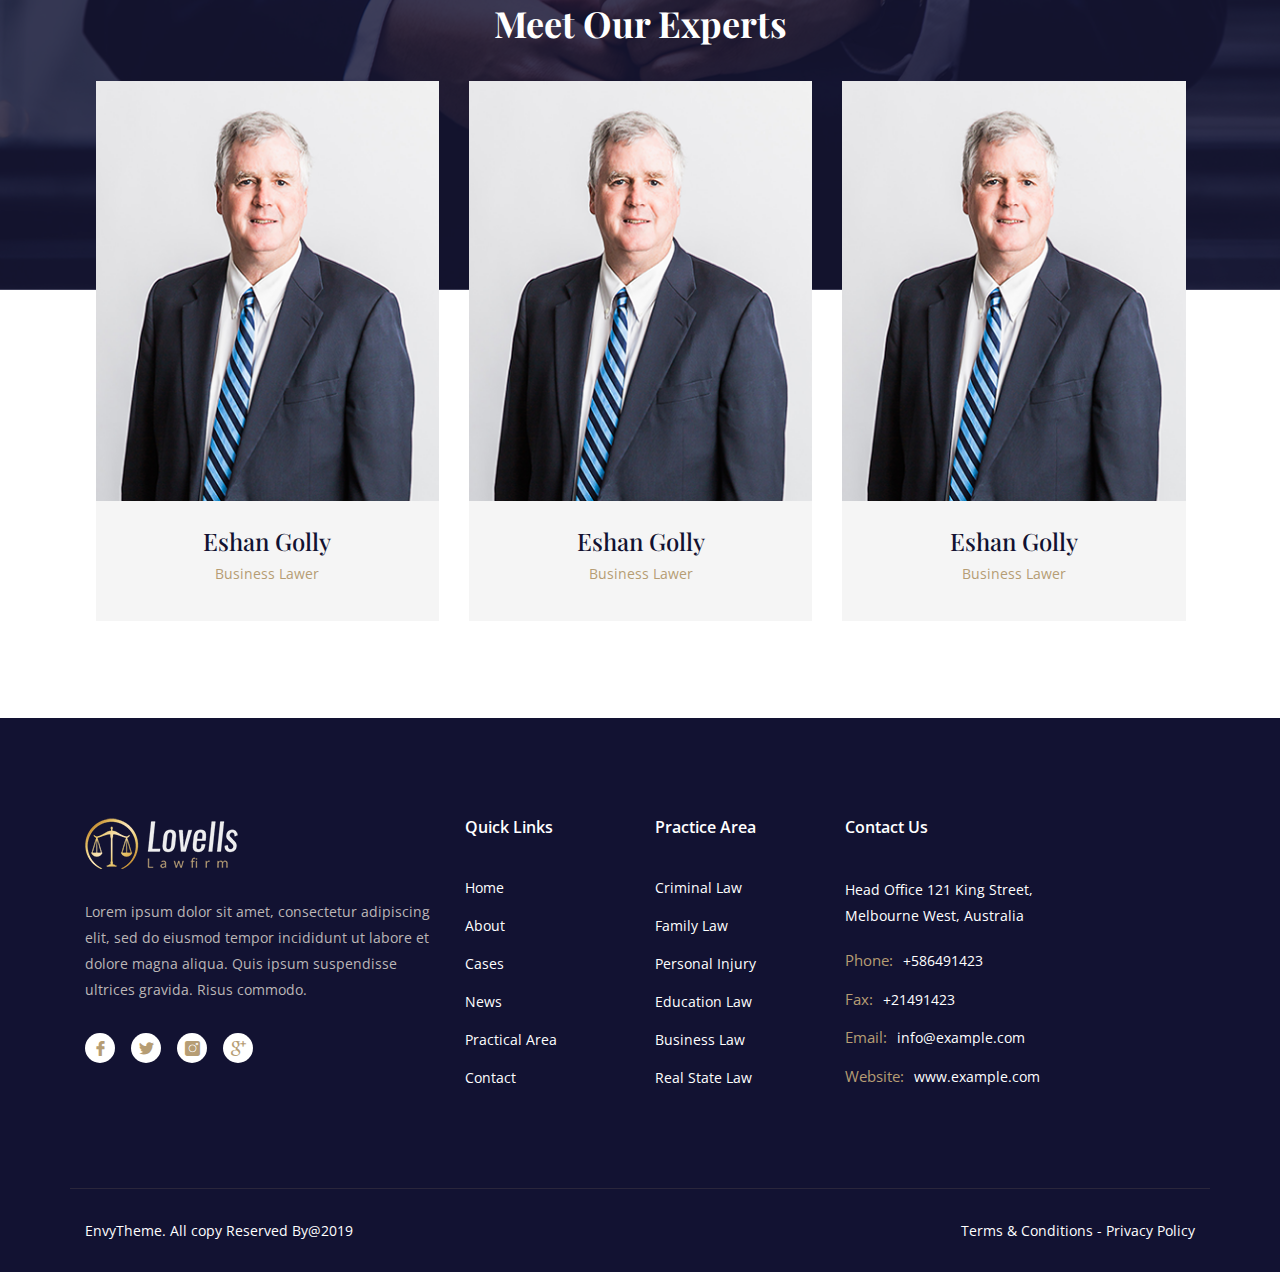
<file: about.html>
<!doctype html>
<html lang="zxx">
    <head>
        <!-- Required meta tags -->
        <meta charset="utf-8">
        <meta name="viewport" content="width=device-width, initial-scale=1, shrink-to-fit=no">
        <meta http-equiv="X-UA-Compatible" content="ie=edge">

        <!-- Bootstrap CSS -->
        <link rel="stylesheet" href="assets/css/bootstrap.min.css">
        <!-- OWL Carousel CSS -->
        <link rel="stylesheet" href="assets/css/owl.carousel.min.css">
        <link rel="stylesheet" href="assets/css/owl.theme.default.min.css">
        <!-- Magnific Popup CSS -->
        <link rel="stylesheet" href="assets/css/magnific-popup.css">
        <!-- Icofont CSS-->
        <link rel="stylesheet" href="assets/css/icofont.min.css">
        <!-- Flaticon CSS -->
        <link rel="stylesheet" href="assets/fonts/flaticon.css">
        <!-- Meanmenu CSS -->
        <link rel="stylesheet" href="assets/css/meanmenu.css">
        <!-- Animate CSS -->
        <link rel="stylesheet" href="assets/css/animate.css">
        <!-- Style CSS -->
        <link rel="stylesheet" href="assets/css/style.css">
        <!-- Responsive CSS -->
        <link rel="stylesheet" href="assets/css/responsive.css">
 
        <title>About</title>
    </head>

    <body>

        <!-- Preloader -->
        <div class="loader">
            <div class="d-table">
                <div class="d-table-cell">
                    <div class="spinner"></div>
                </div>
            </div>
        </div>
        <!-- End Preloader -->

        <!-- Start Navbar Area -->
        <div class="navbar-area">
            <!-- Menu For Mobile Device -->
            <div class="mobile-nav">
                <a href="#" class="logo">
                    <img src="assets/img/home-one/logo.png" alt="Logo">
                </a>
            </div>

            <!-- Menu For Desktop Device -->
            <div class="main-nav">
                <nav class="navbar navbar-expand-md navbar-light fixed-top">
                    <div class="container">
                        <a class="navbar-brand" href="#">
                            <img src="assets/img/home-one/logo.png" alt="Logo">
                        </a>
                        <div class="collapse navbar-collapse mean-menu" id="navbarSupportedContent">
                            <ul class="navbar-nav m-auto">
                                <li class="nav-item">
                                    <a href="#" class="nav-link dropdown-toggle">Home</a>
                                    <ul class="dropdown-menu">
                                        <li class="nav-item">
                                            <a href="index.html" class="nav-link">Home Page 1</a>
                                        </li>
                                        <li class="nav-item">
                                            <a href="index-two.html" class="nav-link">Home Page 2</a>
                                        </li>
                                    </ul>
                                </li>
                                <li class="nav-item">
                                    <a href="#" class="nav-link active">About</a>
                                </li>
                                <li class="nav-item">
                                    <a href="practice.html" class="nav-link">Practice Area</a>
                                </li>
                                <li class="nav-item">
                                    <a href="case.html" class="nav-link">Case Result</a>
                                </li>
                                <li class="nav-item">
                                    <a href="blog.html" class="nav-link">Blog</a>
                                </li>
                                <li class="nav-item">
                                    <a href="single.html" class="nav-link">Single Practice</a>
                                </li>
                                <li class="nav-item">
                                    <a href="contact.html" class="nav-link">Contact</a>
                                </li>
                            </ul>
                            <div class="nav-right">
                                <a href="#">
                                    <i class="flaticon-call-answer"></i>+1-2002-555-018
                                </a>
                            </div>
                        </div>
                    </div>
                </nav>  
            </div>
        </div>
        <!-- End Navbar Area -->

        <!-- Banner -->
        <div class="banner-area banner-img">
            <div class="d-table">
                <div class="d-table-cell">
                    <div class="container">
                        <div class="banner-item">
                            <h2>About Us</h2>
                            <ul>
                                <li><a href="index.html">Home.</a></li>
                                <li><a href="#">About Us</a></li>
                            </ul>
                        </div>
                    </div>
                </div>
            </div>
        </div>
        <!-- End Banner -->

        <!-- About -->
        <section class="about-area ptb-100">
            <div class="container">
                <div class="row">
                    <div class="col-sm-7 col-lg-7 ptb-50">
                        <div class="common-head text-left">
                            <span>Why Choose Us</span>
                            <h2>Law Firm Devoted to Our Clients</h2>
                        </div>
                        <div class="about-item h-about-area">
                            <p>Lorem ipsum dolor sit amet, consectetur adipiscing elit, sed do eiusmod tempor incididunt ut labore et dolore magna aliqua. Quis ipsum suspendisse ultrices gravida. Risus commodo viverra maecenas accumsan lacus vel facilisis.Lorem Ipsum is simply dummy text of the printing and typesetting industry. Lorem Ipsum has been the industry's standard dummy text ever since the 1500s. </p>
                            <img src="assets/img/home-two/choose/2.png" alt="Signature">
                            <a class="about-btn" href="#">Discover More</a>
                        </div>
                    </div>
                    <div class="col-sm-5 col-lg-5">
                        <div class="h-about-img"></div>
                    </div>
                </div>
            </div>
        </section>
        <!-- End About -->

        <!-- Mission -->
        <div class="mission-area">
            <div class="container">
                <div class="row align-items-center">
                    <div class="col-lg-6">
                        <div class="mission-item">
                            <div class="mission-img">
                                <div class="d-table">
                                    <div class="d-table-cell">
                                        <a href="https://youtu.be/lTxn2BuqyzU" class="popup-youtube-two">
                                            <i class="flaticon-play-button"></i>
                                        </a>
                                    </div>
                                </div>
                            </div>
                        </div>
                    </div>
                    <div class="col-lg-6">
                        <div class="mission-item">
                            <h2>Our Mission</h2>
                            <p>Lorem ipsum dolor sit amet, consectetur adipiscing elit, sed do eiusmod tempor incididunt ut labore et dolore magna aliqua. Quis ipsum suspendisse ultrices gravida. Risus commodo viverra maecenas accumsan lacus vel facilisis. Lorem Ipsum is simply dummy text of the printing and typesetting industry. Lorem Ipsum has been the industry's standard dummy text ever since the 1500s, when an unknown printer took a galley of type and scrambled it to make a type specimen book. It has survived not only five centuries, but also the leap into.</p>
                            <p>Lorem ipsum dolor sit amet, consectetur adipiscing elit, sed do eiusmod tempor incididunt ut labore et dolore magna aliqua. Quis ipsum suspendisse ultrices gravida. Risus commodo viverra maecenas accumsan lacus vel facilisis. </p>
                        </div>
                    </div>
                </div>
            </div>
        </div>
        <!-- End Mission -->

        <!-- Help -->
        <section class="help-area a-help-area pt-100">
            <div class="container">
                <div class="common-head">
                    <span>How Can We Help you</span>
                    <h2>Practice Area</h2>
                </div>
                <div class="row popup-gallery">
                    <div class="col-sm-6 col-lg-4">
                        <div class="h-practice-item a-practice-item">
                            <img src="assets/img/home-two/practice/1.png" alt="Practice">
                            <div class="h-practice-item-inner">
                                <a href="assets/img/home-two/practice/1.png">
                                    <i class="flaticon-handcuffs handcuffs"></i>
                                </a>
                                <h3>Dui Law</h3>
                            </div>
                        </div>
                    </div>
                    <div class="col-sm-6 col-lg-4">
                        <div class="h-practice-item a-practice-item">
                            <img src="assets/img/home-two/practice/2.png" alt="Practice">
                            <div class="h-practice-item-inner">
                                <a href="assets/img/home-two/practice/2.png">
                                    <i class="flaticon-handcuffs handcuffs"></i>
                                </a>
                                <h3>Dui Law</h3>
                            </div>
                        </div>
                    </div>
                    <div class="col-sm-6 col-lg-4">
                        <div class="h-practice-item a-practice-item">
                            <img src="assets/img/home-two/practice/1.png" alt="Practice">
                            <div class="h-practice-item-inner">
                                <a href="assets/img/home-two/practice/1.png">
                                    <i class="flaticon-handcuffs handcuffs"></i>
                                </a>
                                <h3>Dui Law</h3>
                            </div>
                        </div>
                    </div>
                    <div class="col-sm-6 col-lg-4">
                        <div class="h-practice-item a-practice-item">
                            <img src="assets/img/home-two/practice/1.png" alt="Practice">
                            <div class="h-practice-item-inner">
                                <a href="assets/img/home-two/practice/1.png">
                                    <i class="flaticon-handcuffs handcuffs"></i>
                                </a>
                                <h3>Dui Law</h3>
                            </div>
                        </div>
                    </div>
                    <div class="col-sm-6 col-lg-4">
                        <div class="h-practice-item a-practice-item">
                            <img src="assets/img/home-two/practice/1.png" alt="Practice">
                            <div class="h-practice-item-inner">
                                <a href="assets/img/home-two/practice/1.png">
                                    <i class="flaticon-handcuffs handcuffs"></i>
                                </a>
                                <h3>Dui Law</h3>
                            </div>
                        </div>
                    </div>
                    <div class="col-sm-6 col-lg-4">
                        <div class="h-practice-item a-practice-item">
                            <img src="assets/img/home-two/practice/1.png" alt="Practice">
                            <div class="h-practice-item-inner">
                                <a href="assets/img/home-two/practice/1.png">
                                    <i class="flaticon-handcuffs handcuffs"></i>
                                </a>
                                <h3>Dui Law</h3>
                            </div>
                        </div>
                    </div>
                </div>
            </div>
        </section>
        <!-- End Help -->

        <!-- Works -->
        <section class="h-work-area pt-100 pb-70">
            <div class="container">
                <div class="common-head">
                    <span>How It Works</span>
                    <h2>Payus Nothing Untill We Win</h2>
                </div>
                <div class="row">
                    <div class="col-sm-6 col-lg-3">
                        <div class="h-work-item a-work-item">
                            <span>01</span>
                            <h3>Free Consultation</h3>
                            <p>At the first meeting attorneys, pinpoint the main issues of your case.</p>
                            <img src="assets/img/home-two/right.png" alt="Arrow">
                        </div>
                    </div>
                    <div class="col-sm-6 col-lg-3">
                        <div class="h-work-item a-work-item">
                            <span>02</span>
                            <h3>Sign a Contract</h3>
                            <p>After signing a contract with our firm, we start working on the matter.</p>
                            <img src="assets/img/home-two/right.png" alt="Arrow">
                        </div>
                    </div>
                    <div class="col-sm-6 col-lg-3">
                        <div class="h-work-item a-work-item">
                            <span>03</span>
                            <h3>Investigation</h3>
                            <p>Doing research is the essential process of working on a client’s case.</p>
                            <img src="assets/img/home-two/right.png" alt="Arrow">
                        </div>
                    </div>
                    <div class="col-sm-6 col-lg-3">
                        <div class="h-work-item a-work-item">
                            <span>04</span>
                            <h3>Fight in Court</h3>
                            <p>We will be attending court sesions to get the final resulation for the case.</p>
                        </div>
                    </div>
                </div>
            </div>
        </section>
        <!-- End Works -->

        <!-- Experts -->
        <section class="expert-area a-expert-area ptb-100">
            <div class="container">
                <div class="expert-top">
                    <h2>We fight for your right,without  win we don’t take any money</h2>
                    <a href="#">Contact Us</a>
                </div>
                <div class="common-head">
                    <span>How It Works</span>
                    <h2 class="text-white">Meet Our Experts</h2>
                </div>
                <div class="expert-slider-two owl-theme owl-carousel">
                    <div class="expert-item">
                        <img src="assets/img/home-two/expert/1.png" alt="Expert">
                        <div class="inner-expert">
                            <h3>Eshan Golly</h3>
                            <p>Business Lawer</p>
                            <ul>
                                <li><a href="#"><i class="flaticon-facebook-logo"></i></a></li>
                                <li><a href="#"><i class="flaticon-twitter"></i></a></li>
                                <li><a href="#"><i class="flaticon-instagram"></i></a></li>
                            </ul>
                        </div>
                    </div>
                    <div class="expert-item">
                        <img src="assets/img/home-two/expert/1.png" alt="Expert">
                        <div class="inner-expert">
                            <h3>Eshan Golly</h3>
                            <p>Business Lawer</p>
                            <ul>
                                <li><a href="#"><i class="flaticon-facebook-logo"></i></a></li>
                                <li><a href="#"><i class="flaticon-twitter"></i></a></li>
                                <li><a href="#"><i class="flaticon-instagram"></i></a></li>
                            </ul>
                        </div>
                    </div>
                    <div class="expert-item">
                        <img src="assets/img/home-two/expert/1.png" alt="Expert">
                        <div class="inner-expert">
                            <h3>Eshan Golly</h3>
                            <p>Business Lawer</p>
                            <ul>
                                <li><a href="#"><i class="flaticon-facebook-logo"></i></a></li>
                                <li><a href="#"><i class="flaticon-twitter"></i></a></li>
                                <li><a href="#"><i class="flaticon-instagram"></i></a></li>
                            </ul>
                        </div>
                    </div>
                    <div class="expert-item">
                        <img src="assets/img/home-two/expert/1.png" alt="Expert">
                        <div class="inner-expert">
                            <h3>Eshan Golly</h3>
                            <p>Business Lawer</p>
                            <ul>
                                <li><a href="#"><i class="flaticon-facebook-logo"></i></a></li>
                                <li><a href="#"><i class="flaticon-twitter"></i></a></li>
                                <li><a href="#"><i class="flaticon-instagram"></i></a></li>
                            </ul>
                        </div>
                    </div>
                </div>
            </div>
        </section>
        <!-- End Experts -->

        <!-- Contact -->
        <div class="contact-area a-contact-area pt-100 pb-70">
            <div class="container">
                <div class="row">
                    <div class="col-sm-6 col-lg-4 col-12">
                        <div class="contact-item">
                            <div class="contact-one">
                                <a href="#">
                                    <img src="assets/img/home-one/logo.png" alt="Logo">
                                </a>
                                <p>Lorem ipsum dolor sit amet, consectetur adipiscing elit, sed do eiusmod tempor incididunt ut labore et dolore magna aliqua. Quis ipsum suspendisse ultrices gravida. Risus commodo. </p>
                                <ul>
                                    <li>
                                        <a href="#">
                                            <i class="flaticon-facebook-logo"></i>
                                        </a>
                                    </li>
                                    <li>
                                        <a href="#">
                                            <i class="flaticon-twitter"></i>
                                        </a>
                                    </li>
                                    <li>
                                        <a href="#">
                                            <i class="flaticon-instagram"></i>
                                        </a>
                                    </li>
                                    <li>
                                        <a href="#">
                                            <i class="flaticon-google-plus-logo"></i>
                                        </a>
                                    </li>
                                </ul>
                            </div>
                        </div>
                    </div>
                    <div class="col-sm-6 col-lg-2 col-6">
                        <div class="contact-item">
                            <div class="contact-two">
                                <h3>Quick Links</h3>
                                <ul>
                                    <li>
                                        <a href="#">Home</a>
                                    </li>
                                    <li>
                                        <a href="#">About</a>
                                    </li>
                                    <li>
                                        <a href="#">Cases</a>
                                    </li>
                                    <li>
                                        <a href="#">News</a>
                                    </li>
                                    <li>
                                        <a href="#">Practical Area</a>
                                    </li>
                                    <li>
                                        <a href="#">Contact</a>
                                    </li>
                                </ul>
                            </div>
                        </div>
                    </div>
                    <div class="col-sm-6 col-lg-2 col-6">
                        <div class="contact-item">
                            <div class="contact-two">
                                <h3>Practice Area</h3>
                                <ul>
                                    <li>
                                        <a href="#">Criminal Law</a>
                                    </li>
                                    <li>
                                        <a href="#">Family Law</a>
                                    </li>
                                    <li>
                                        <a href="#">Personal Injury</a>
                                    </li>
                                    <li>
                                        <a href="#">Education Law</a>
                                    </li>
                                    <li>
                                        <a href="#">Business Law</a>
                                    </li>
                                    <li>
                                        <a href="#">Real State Law</a>
                                    </li>
                                </ul>
                            </div>
                        </div>
                    </div>
                    <div class="col-sm-6 col-lg-4">
                        <div class="contact-item">
                            <div class="contact-three">
                                <h3>Contact Us</h3>
                                <p>Head Office 121 King Street, <br> Melbourne West, Australia</p>
                                <ul>
                                    <li>
                                        <span>Phone: </span><a href="#">+586491423</a>
                                    </li>               
                                    <li>
                                        <span>Fax: </span><a href="#">+21491423</a>
                                    </li>
                                    <li>
                                        <span>Email: </span><a href="#">info@example.com</a>
                                    </li>
                                    <li>
                                        <span>Website: </span><a href="#">www.example.com</a>
                                    </li>
                                </ul>
                            </div>
                        </div>
                    </div>
                </div>
            </div>
        </div>
        <!-- End Contact -->

        <!-- Footer -->
        <footer>
            <div class="container">
                <div class="row footer-area">
                    <div class="col-lg-6">
                        <div class="footer-item">
                            <a href="#">EnvyTheme. </a> <span>All copy Reserved By@2019</span>
                        </div>
                    </div>
                    <div class="col-lg-6">
                        <div class="footer-item footer-right">
                            <a href="#">Terms & Conditions</a> <span>-</span> <a href="#">Privacy Policy</a>
                        </div>
                    </div>
                </div>
            </div>
        </footer>
        <!-- End Footer -->





        <!-- Optional JavaScript -->
        <!-- jQuery first, then Popper.js, then Bootstrap JS -->
        <script src="assets/js/jquery-2.2.4.min.js"></script>
        <script src="assets/js/popper.min.js"></script>
        <script src="assets/js/bootstrap.min.js"></script>
        <!-- Magnific Popup JS -->
        <script src="assets/js/jquery.magnific-popup.min.js"></script>
        <!-- Carousel JS -->
        <script src="assets/js/owl.carousel.min.js"></script>
        <!-- Counter jS -->
        <script src="assets/js/jquery.counterup.min.js"></script>
        <script src="assets/js/waypoints.min.js"></script>
        <!-- Meanmenu JS -->
        <script src="assets/js/meanmenu.js"></script>
        <!-- Wow JS -->
        <script src="assets/js/wow.min.js"></script>
        <!-- Custom JS -->
        <script src="assets/js/custom.js"></script>
    </body>
</html>
</file>
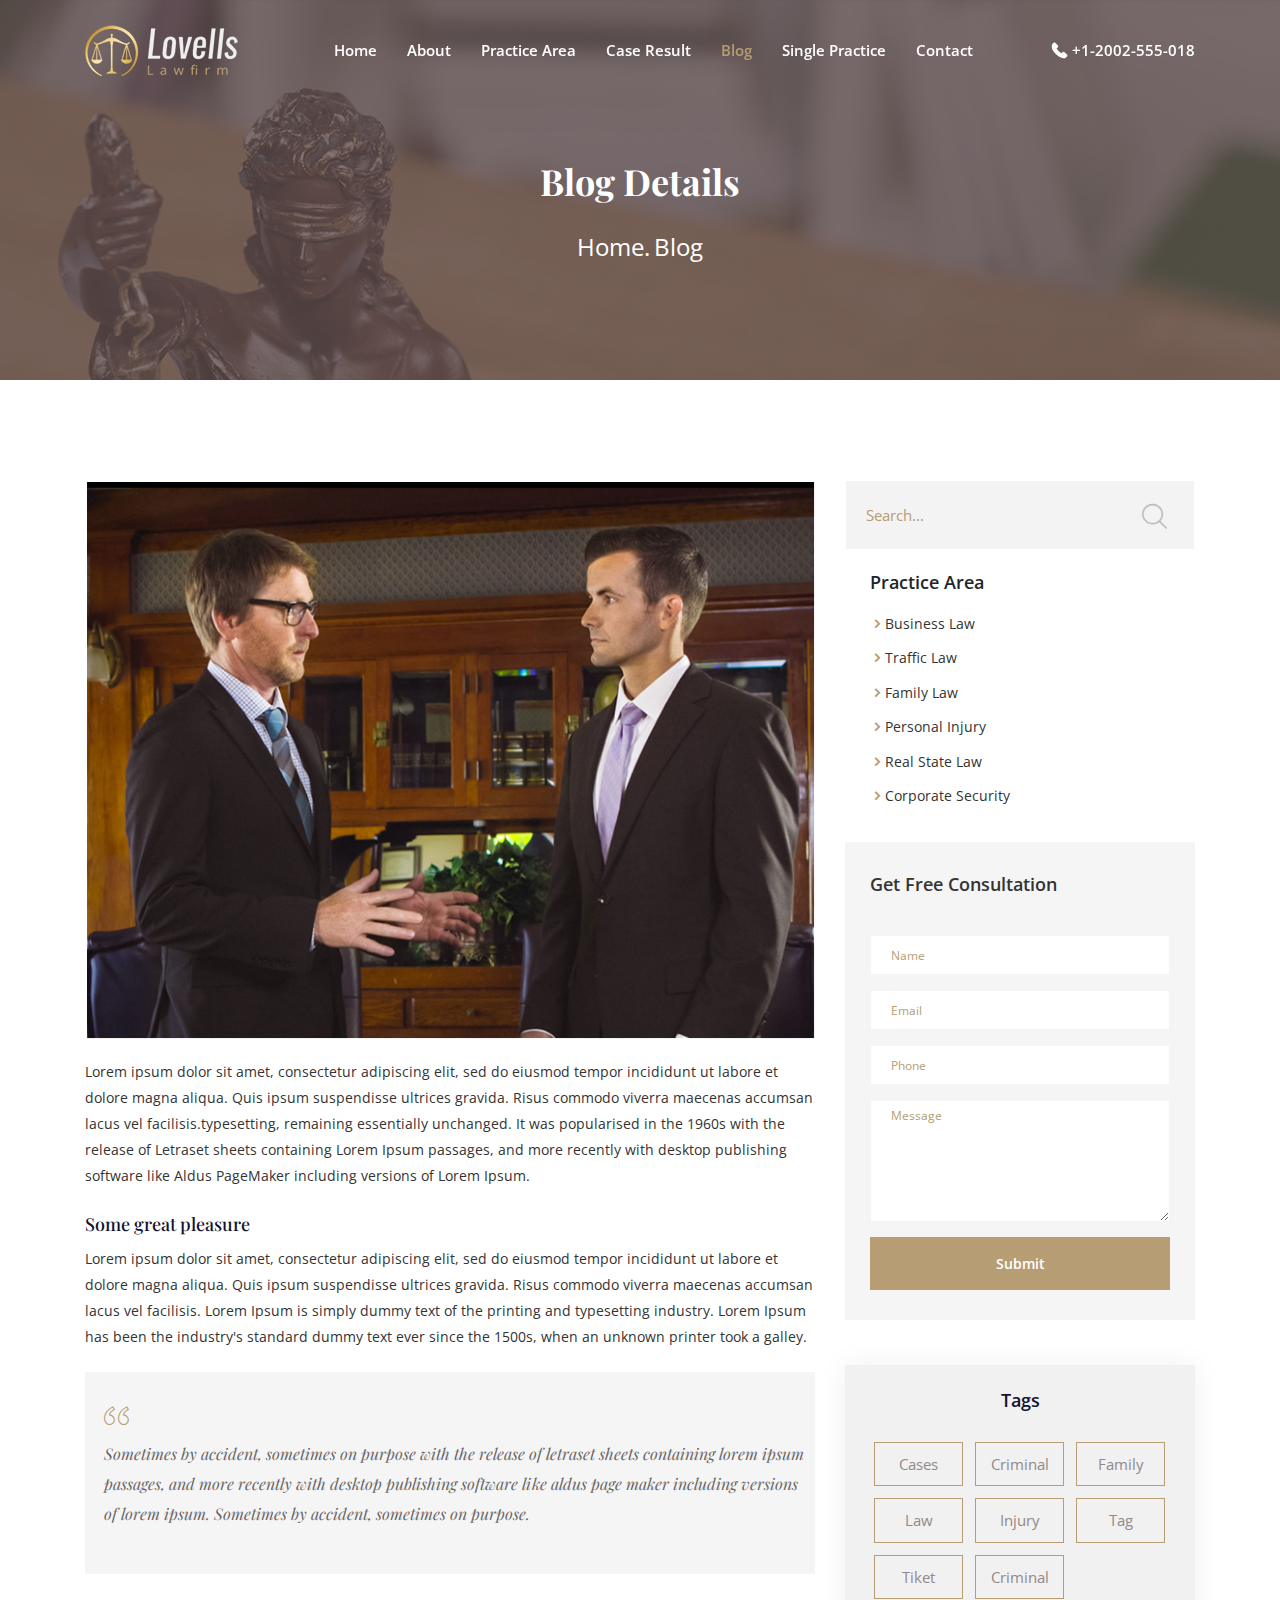
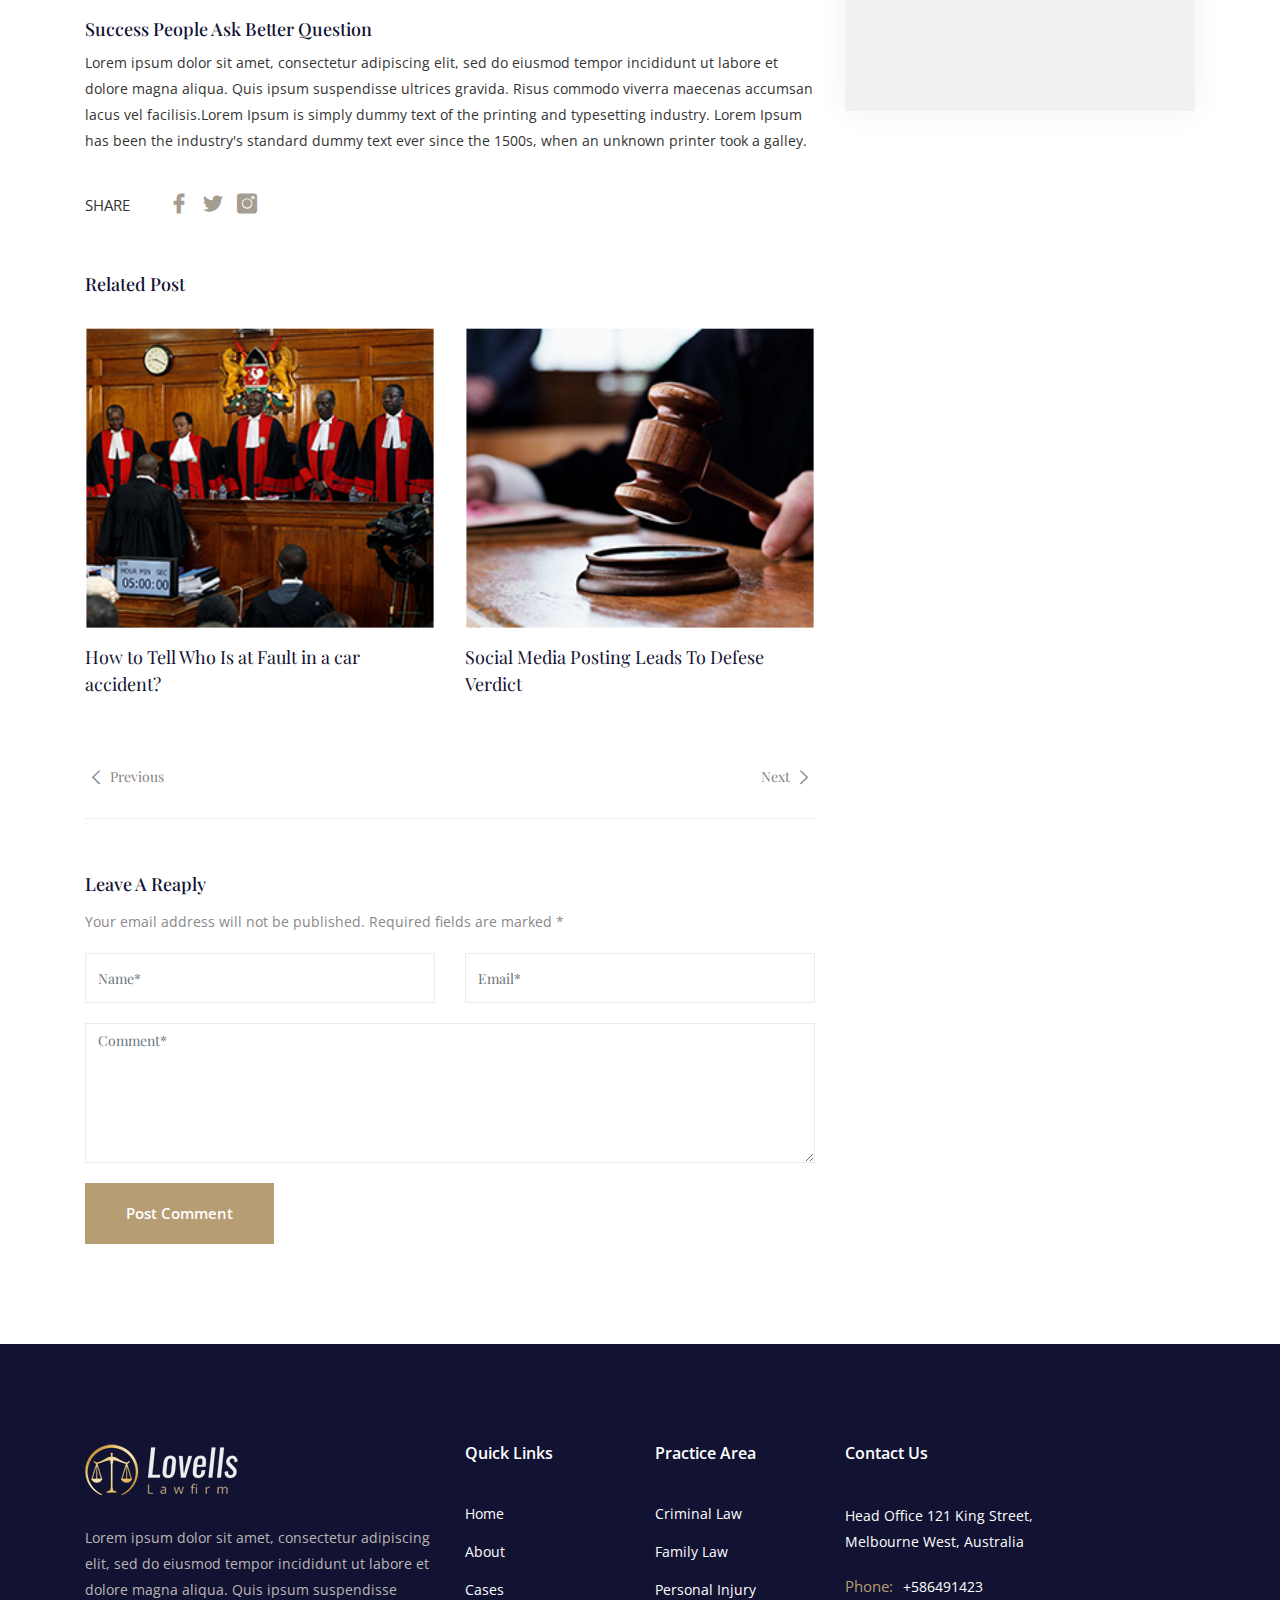
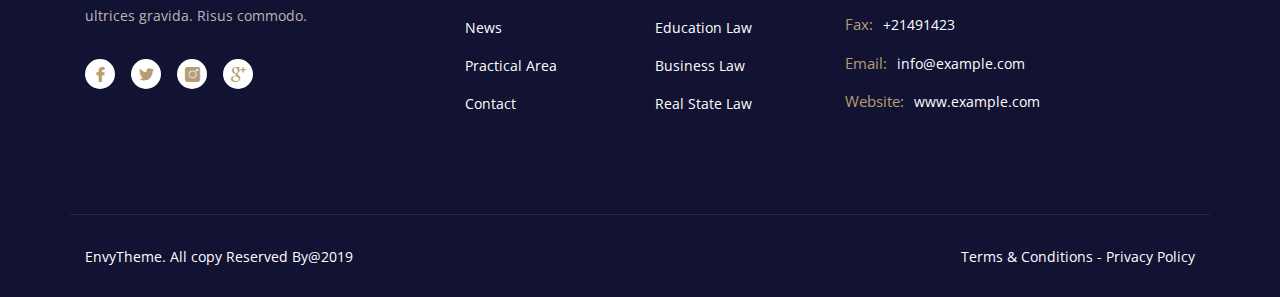
<file: blog.html>
<!doctype html>
<html lang="zxx">
    <head>
        <!-- Required meta tags -->
        <meta charset="utf-8">
        <meta name="viewport" content="width=device-width, initial-scale=1, shrink-to-fit=no">
        <meta http-equiv="X-UA-Compatible" content="ie=edge">

        <!-- Bootstrap CSS -->
        <link rel="stylesheet" href="assets/css/bootstrap.min.css">
        <!-- OWL Carousel CSS -->
        <link rel="stylesheet" href="assets/css/owl.carousel.min.css">
        <link rel="stylesheet" href="assets/css/owl.theme.default.min.css">
        <!-- Magnific Popup CSS -->
        <link rel="stylesheet" href="assets/css/magnific-popup.css">
        <!-- Icofont CSS-->
        <link rel="stylesheet" href="assets/css/icofont.min.css">
        <!-- Flaticon CSS -->
        <link rel="stylesheet" href="assets/fonts/flaticon.css">
        <!-- Meanmenu CSS -->
        <link rel="stylesheet" href="assets/css/meanmenu.css">
        <!-- Animate CSS -->
        <link rel="stylesheet" href="assets/css/animate.css">
        <!-- Style CSS -->
        <link rel="stylesheet" href="assets/css/style.css">
        <!-- Responsive CSS -->
        <link rel="stylesheet" href="assets/css/responsive.css">
 
        <title>Blog</title>
    </head>

    <body>

        <!-- Preloader -->
        <div class="loader">
            <div class="d-table">
                <div class="d-table-cell">
                    <div class="spinner"></div>
                </div>
            </div>
        </div>
        <!-- End Preloader -->

        <!-- Start Navbar Area -->
        <div class="navbar-area">
            <!-- Menu For Mobile Device -->
            <div class="mobile-nav">
                <a href="#" class="logo">
                    <img src="assets/img/home-one/logo.png" alt="Logo">
                </a>
            </div>

            <!-- Menu For Desktop Device -->
            <div class="main-nav">
                <nav class="navbar navbar-expand-md navbar-light fixed-top">
                    <div class="container">
                        <a class="navbar-brand" href="#">
                            <img src="assets/img/home-one/logo.png" alt="Logo">
                        </a>
                        <div class="collapse navbar-collapse mean-menu" id="navbarSupportedContent">
                            <ul class="navbar-nav m-auto">
                                <li class="nav-item">
                                    <a href="#" class="nav-link dropdown-toggle">Home</a>
                                    <ul class="dropdown-menu">
                                        <li class="nav-item">
                                            <a href="index.html" class="nav-link">Home Page 1</a>
                                        </li>
                                        <li class="nav-item">
                                            <a href="index-two.html" class="nav-link">Home Page 2</a>
                                        </li>
                                    </ul>
                                </li>
                                <li class="nav-item">
                                    <a href="about.html" class="nav-link">About</a>
                                </li>
                                <li class="nav-item">
                                    <a href="practice.html" class="nav-link">Practice Area</a>
                                </li>
                                <li class="nav-item">
                                    <a href="case.html" class="nav-link">Case Result</a>
                                </li>
                                <li class="nav-item">
                                    <a href="#" class="nav-link active">Blog</a>
                                </li>
                                <li class="nav-item">
                                    <a href="single.html" class="nav-link">Single Practice</a>
                                </li>
                                <li class="nav-item">
                                    <a href="contact.html" class="nav-link">Contact</a>
                                </li>
                            </ul>
                            <div class="nav-right">
                                <a href="#">
                                    <i class="flaticon-call-answer"></i>+1-2002-555-018
                                </a>
                            </div>
                        </div>
                    </div>
                </nav>  
            </div>
        </div>
        <!-- End Navbar Area -->

        <!-- Banner -->
        <div class="banner-area banner-img-three">
            <div class="d-table">
                <div class="d-table-cell">
                    <div class="container">
                        <div class="banner-item">
                            <h2 class="text-white">Blog Details</h2>
                            <ul>
                                <li><a href="index.html">Home.</a></li>
                                <li><a href="#">Blog</a></li>
                            </ul>
                        </div>
                    </div>
                </div>
            </div>
        </div>
        <!-- End Banner -->
 
        <!-- General -->
        <div class="case-area pt-100 pb-70">
            <div class="container">
                <div class="row">
                    <div class="col-lg-8">
                        <div class="blog-item">
                            <div class="blog-one">
                                <img src="assets/img/blog/2.png" alt="Blog">
                                <p>Lorem ipsum dolor sit amet, consectetur adipiscing elit, sed do eiusmod tempor incididunt ut labore et dolore magna aliqua. Quis ipsum suspendisse ultrices gravida. Risus commodo viverra maecenas accumsan lacus vel facilisis.typesetting, remaining essentially unchanged. It was popularised in the 1960s with the release of Letraset sheets containing Lorem Ipsum passages, and more recently with desktop publishing software like Aldus PageMaker including versions of Lorem Ipsum. </p>
                            </div>
                            <div class="blog-two">
                                <h3>Some great pleasure</h3>
                                <p>Lorem ipsum dolor sit amet, consectetur adipiscing elit, sed do eiusmod tempor incididunt ut labore et dolore magna aliqua. Quis ipsum suspendisse ultrices gravida. Risus commodo viverra maecenas accumsan lacus vel facilisis. Lorem Ipsum is simply dummy text of the printing and typesetting industry. Lorem Ipsum has been the industry's standard dummy text ever since the 1500s, when an unknown printer took a galley. </p>
                                <blockquote>
                                    <i class="flaticon-quotation"></i>
                                    Sometimes by accident, sometimes on purpose with the release of letraset sheets containing lorem ipsum passages, and more recently with desktop publishing software like aldus page maker including versions of lorem ipsum. Sometimes by accident, sometimes on purpose.
                                </blockquote>
                            </div>
                            <div class="blog-three">
                                <h3>Success People Ask Better Question</h3>
                                <p>Lorem ipsum dolor sit amet, consectetur adipiscing elit, sed do eiusmod tempor incididunt ut labore et dolore magna aliqua. Quis ipsum suspendisse ultrices gravida. Risus commodo viverra maecenas accumsan lacus vel facilisis.Lorem Ipsum is simply dummy text of the printing and typesetting industry. Lorem Ipsum has been the industry's standard dummy text ever since the 1500s, when an unknown printer took a galley.</p>
                                <span>SHARE</span>
                                <ul>
                                    <li>
                                        <a href="#">
                                            <i class="flaticon-facebook-logo"></i>
                                        </a>
                                    </li>
                                    <li>
                                        <a href="#">
                                            <i class="flaticon-twitter"></i>
                                        </a>
                                    </li>
                                    <li>
                                        <a href="#">
                                            <i class="flaticon-instagram"></i>
                                        </a>
                                    </li>
                                </ul>
                            </div>
                            <div class="blog-four">
                                <h3>Related Post</h3>
                                <div class="row">
                                    <div class="col-lg-6">
                                        <div class="blog-four-one">
                                            <img src="assets/img/blog/3.png" alt="Blog">
                                            <a href="#">
                                                <span>How to Tell Who Is at Fault in a car accident?</span>
                                            </a>
                                        </div>
                                    </div>
                                    <div class="col-lg-6">
                                        <div class="blog-four-one">
                                            <img src="assets/img/blog/4.png" alt="Blog">
                                            <a href="#">
                                                <span>Social Media Posting Leads To Defese Verdict</span>
                                            </a>
                                        </div>
                                    </div>
                                </div>
                                <a class="previous" href="#"><i class="icofont-thin-left"></i> Previous</a>
                                <a class="next" href="#">Next <i class="icofont-thin-right"></i></a>
                            </div>
                            <div class="blog-five">
                                <h3>Leave A Reaply</h3>
                                <p>Your email address will not be published. Required fields are marked *</p>
                                <div class="blog-form">
                                    <form>
                                        <div class="row">
                                            <div class="col-lg-6">
                                                <div class="form-group">
                                                    <input type="text" class="form-control" placeholder="Name*">
                                                </div>
                                            </div>
                                            <div class="col-lg-6">
                                                <div class="form-group">
                                                    <input type="email" class="form-control" placeholder="Email*">
                                                </div> 
                                            </div>
                                        </div>
                                        <div class="form-group">
                                            <textarea class="form-control" id="your_comment" rows="6" placeholder="Comment*"></textarea>
                                        </div>
                                        
                                        <div class="text-left">
                                            <button type="submit" class="btn blog-btn">Post Comment</button>
                                        </div>
                                    </form>
                                </div>
                            </div>
                        </div>
                    </div>
                    <div class="col-lg-4">
                        <div class="search-area b-search-area">
                            <form>
                                <input class="form-control" type="search" placeholder="Search..." aria-label="Search">
                                <button class="btn search-area-btn" type="submit"><i class="icofont-search"></i></button>
                            </form>
                            <h3>Practice Area</h3>
                            <ul>
                                <li><i class="icofont-simple-right"></i><a href="#">Business Law</a></li>
                                <li><i class="icofont-simple-right"></i><a href="#">Traffic Law</a></li>
                                <li><i class="icofont-simple-right"></i><a href="#">Family Law</a></li>
                                <li><i class="icofont-simple-right"></i><a href="#">Personal Injury</a></li>
                                <li><i class="icofont-simple-right"></i><a href="#">Real State Law</a></li>
                                <li><i class="icofont-simple-right"></i><a href="#">Corporate Security</a></li>
                            </ul>
                            <div class="blog-form-two">
                                <h3>Get Free Consultation</h3>
                                <form>
                                    <div class="row">
                                        <div class="col-lg-12">
                                            <div class="form-group">
                                                <input type="text" class="form-control" placeholder="Name">
                                            </div>
                                        </div>
                                        <div class="col-lg-12">
                                            <div class="form-group">
                                                <input type="email" class="form-control" placeholder="Email">
                                            </div> 
                                        </div>
                                        <div class="col-lg-12">
                                            <div class="form-group">
                                                <input type="text" class="form-control" placeholder="Phone">
                                            </div> 
                                        </div>
                                    </div>
                                    <div class="form-group">
                                        <textarea class="form-control" id="your_message" rows="6" placeholder="Message"></textarea>
                                    </div>
                                    
                                    <div class="text-left">
                                        <button type="submit" class="btn blog-btn-two">Submit</button>
                                    </div>
                                </form>
                            </div>
                            <div class="blog-tag">
                                <h3>Tags</h3>
                                <ul>
                                    <li><a href="#">Cases</a></li>
                                    <li><a href="#">Criminal</a></li>
                                    <li><a href="#">Family</a></li>
                                    <li><a href="#">Law</a></li>
                                    <li><a href="#">Injury</a></li>
                                    <li><a href="#">Tag</a></li>
                                    <li><a href="#">Tiket</a></li>
                                    <li><a href="#">Criminal</a></li>
                                </ul>
                            </div>
                        </div>
                    </div>
                </div>
            </div>
        </div>
        <!-- End General -->

        <!-- Contact -->
        <div class="contact-area a-contact-area pt-100 pb-70">
            <div class="container">
                <div class="row">
                    <div class="col-sm-6 col-lg-4 col-12">
                        <div class="contact-item">
                            <div class="contact-one">
                                <a href="#">
                                    <img src="assets/img/home-one/logo.png" alt="Logo">
                                </a>
                                <p>Lorem ipsum dolor sit amet, consectetur adipiscing elit, sed do eiusmod tempor incididunt ut labore et dolore magna aliqua. Quis ipsum suspendisse ultrices gravida. Risus commodo. </p>
                                <ul>
                                    <li>
                                        <a href="#">
                                            <i class="flaticon-facebook-logo"></i>
                                        </a>
                                    </li>
                                    <li>
                                        <a href="#">
                                            <i class="flaticon-twitter"></i>
                                        </a>
                                    </li>
                                    <li>
                                        <a href="#">
                                            <i class="flaticon-instagram"></i>
                                        </a>
                                    </li>
                                    <li>
                                        <a href="#">
                                            <i class="flaticon-google-plus-logo"></i>
                                        </a>
                                    </li>
                                </ul>
                            </div>
                        </div>
                    </div>
                    <div class="col-sm-6 col-lg-2 col-6">
                        <div class="contact-item">
                            <div class="contact-two">
                                <h3>Quick Links</h3>
                                <ul>
                                    <li>
                                        <a href="#">Home</a>
                                    </li>
                                    <li>
                                        <a href="#">About</a>
                                    </li>
                                    <li>
                                        <a href="#">Cases</a>
                                    </li>
                                    <li>
                                        <a href="#">News</a>
                                    </li>
                                    <li>
                                        <a href="#">Practical Area</a>
                                    </li>
                                    <li>
                                        <a href="#">Contact</a>
                                    </li>
                                </ul>
                            </div>
                        </div>
                    </div>
                    <div class="col-sm-6 col-lg-2 col-6">
                        <div class="contact-item">
                            <div class="contact-two">
                                <h3>Practice Area</h3>
                                <ul>
                                    <li>
                                        <a href="#">Criminal Law</a>
                                    </li>
                                    <li>
                                        <a href="#">Family Law</a>
                                    </li>
                                    <li>
                                        <a href="#">Personal Injury</a>
                                    </li>
                                    <li>
                                        <a href="#">Education Law</a>
                                    </li>
                                    <li>
                                        <a href="#">Business Law</a>
                                    </li>
                                    <li>
                                        <a href="#">Real State Law</a>
                                    </li>
                                </ul>
                            </div>
                        </div>
                    </div>
                    <div class="col-sm-6 col-lg-4">
                        <div class="contact-item">
                            <div class="contact-three">
                                <h3>Contact Us</h3>
                                <p>Head Office 121 King Street, <br> Melbourne West, Australia</p>
                                <ul>
                                    <li>
                                        <span>Phone: </span><a href="#">+586491423</a>
                                    </li>               
                                    <li>
                                        <span>Fax: </span><a href="#">+21491423</a>
                                    </li>
                                    <li>
                                        <span>Email: </span><a href="#">info@example.com</a>
                                    </li>
                                    <li>
                                        <span>Website: </span><a href="#">www.example.com</a>
                                    </li>
                                </ul>
                            </div>
                        </div>
                    </div>
                </div>
            </div>
        </div>
        <!-- End Contact -->

        <!-- Footer -->
        <footer>
            <div class="container">
                <div class="row footer-area">
                    <div class="col-lg-6">
                        <div class="footer-item">
                            <a href="#">EnvyTheme. </a> <span>All copy Reserved By@2019</span>
                        </div>
                    </div>
                    <div class="col-lg-6">
                        <div class="footer-item footer-right">
                            <a href="#">Terms & Conditions</a> <span>-</span> <a href="#">Privacy Policy</a>
                        </div>
                    </div>
                </div>
            </div>
        </footer>
        <!-- End Footer -->





        <!-- Optional JavaScript -->
        <!-- jQuery first, then Popper.js, then Bootstrap JS -->
        <script src="assets/js/jquery-2.2.4.min.js"></script>
        <script src="assets/js/popper.min.js"></script>
        <script src="assets/js/bootstrap.min.js"></script>
        <!-- Magnific Popup JS -->
        <script src="assets/js/jquery.magnific-popup.min.js"></script>
        <!-- Carousel JS -->
        <script src="assets/js/owl.carousel.min.js"></script>
        <!-- Counter jS -->
        <script src="assets/js/jquery.counterup.min.js"></script>
        <script src="assets/js/waypoints.min.js"></script>
        <!-- Meanmenu JS -->
        <script src="assets/js/meanmenu.js"></script>
        <!-- Wow JS -->
        <script src="assets/js/wow.min.js"></script>
        <!-- Custom JS -->
        <script src="assets/js/custom.js"></script>
    </body>
</html>
</file>
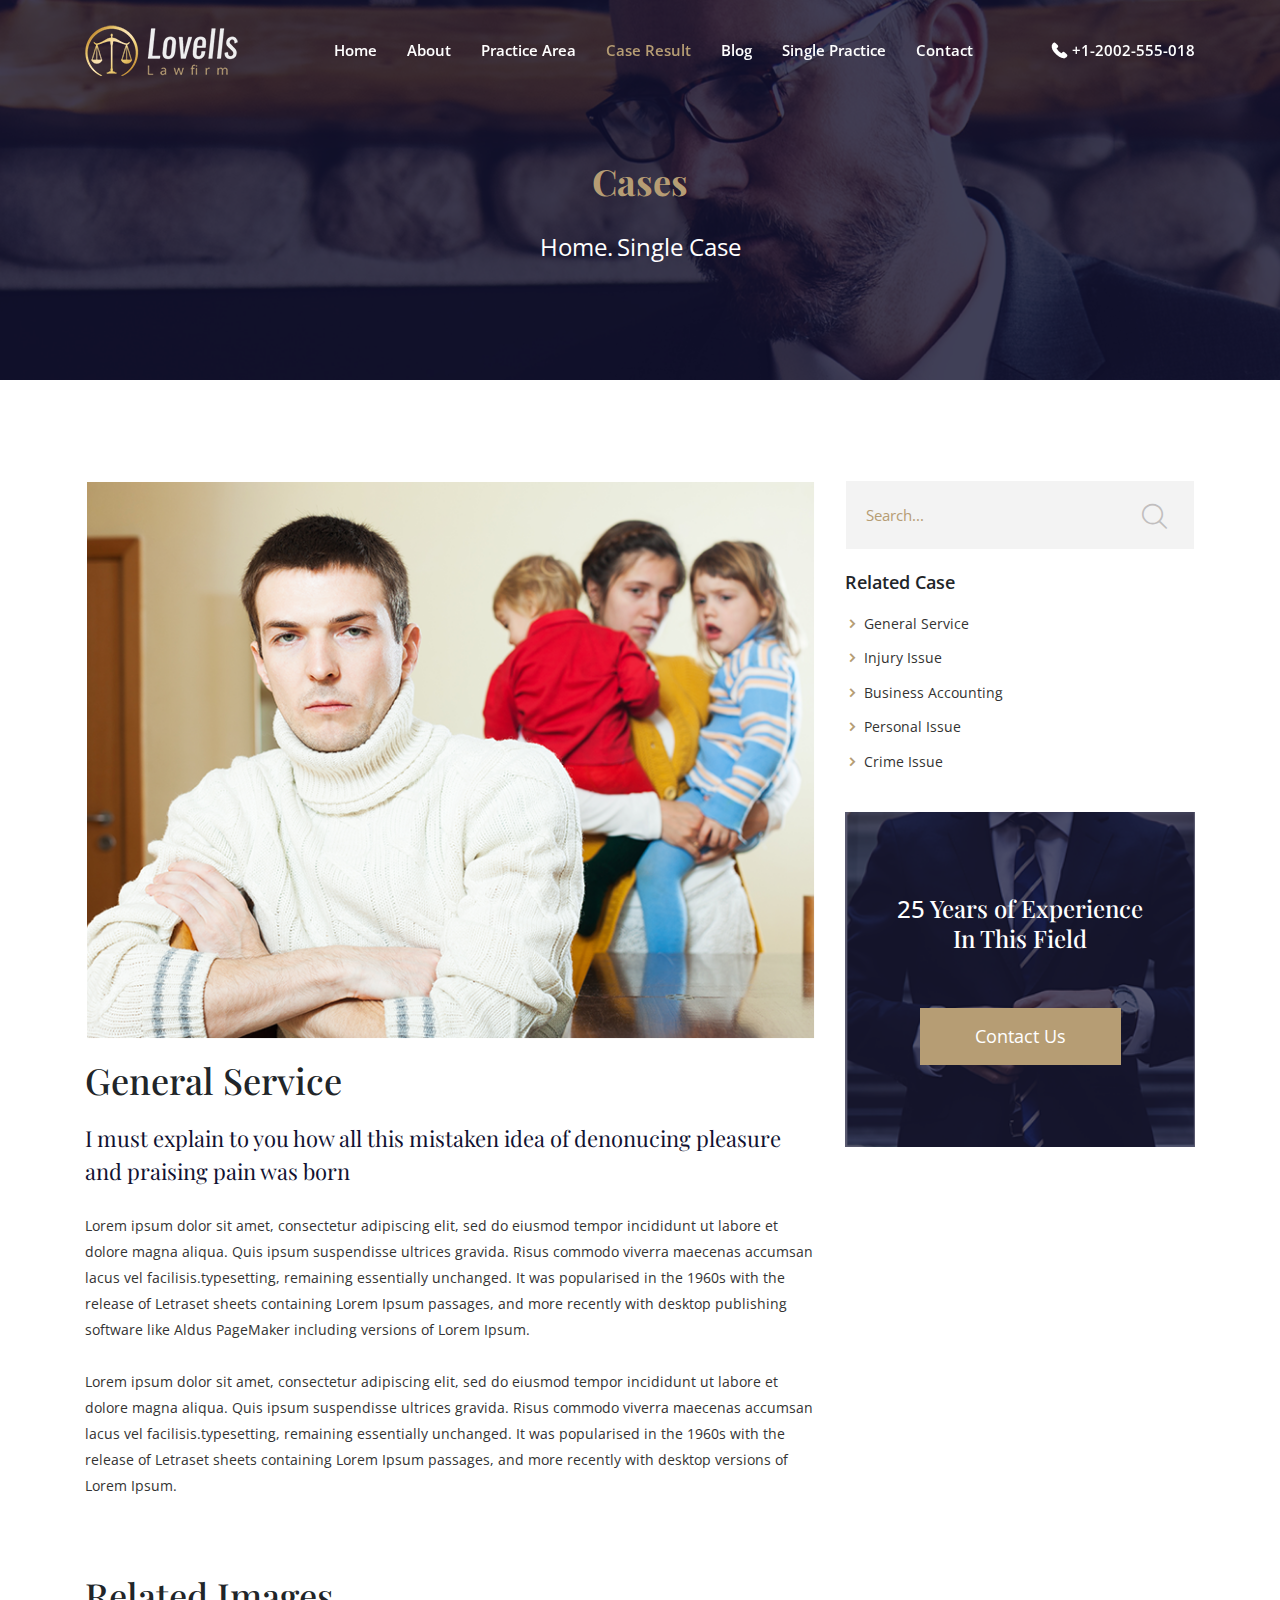
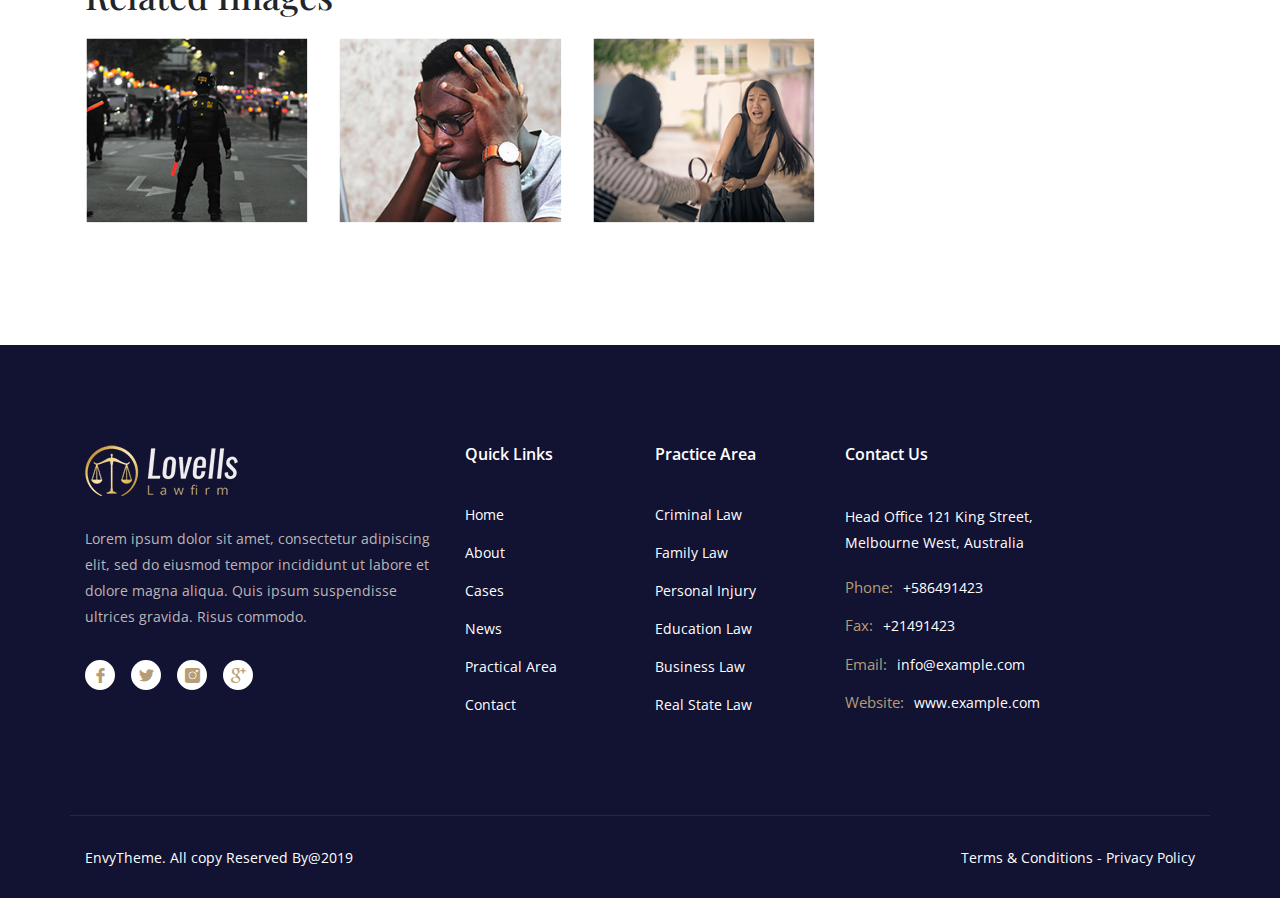
<file: case.html>
<!doctype html>
<html lang="zxx">
    <head>
        <!-- Required meta tags -->
        <meta charset="utf-8">
        <meta name="viewport" content="width=device-width, initial-scale=1, shrink-to-fit=no">
        <meta http-equiv="X-UA-Compatible" content="ie=edge">

        <!-- Bootstrap CSS -->
        <link rel="stylesheet" href="assets/css/bootstrap.min.css">
        <!-- OWL Carousel CSS -->
        <link rel="stylesheet" href="assets/css/owl.carousel.min.css">
        <link rel="stylesheet" href="assets/css/owl.theme.default.min.css">
        <!-- Magnific Popup CSS -->
        <link rel="stylesheet" href="assets/css/magnific-popup.css">
        <!-- Icofont CSS-->
        <link rel="stylesheet" href="assets/css/icofont.min.css">
        <!-- Flaticon CSS -->
        <link rel="stylesheet" href="assets/fonts/flaticon.css">
        <!-- Meanmenu CSS -->
        <link rel="stylesheet" href="assets/css/meanmenu.css">
        <!-- Animate CSS -->
        <link rel="stylesheet" href="assets/css/animate.css">
        <!-- Style CSS -->
        <link rel="stylesheet" href="assets/css/style.css">
        <!-- Responsive CSS -->
        <link rel="stylesheet" href="assets/css/responsive.css">
 
        <title>Case</title>
    </head>

    <body>

        <!-- Preloader -->
        <div class="loader">
            <div class="d-table">
                <div class="d-table-cell">
                    <div class="spinner"></div>
                </div>
            </div>
        </div>
        <!-- End Preloader -->

        <!-- Start Navbar Area -->
        <div class="navbar-area">
            <!-- Menu For Mobile Device -->
            <div class="mobile-nav">
                <a href="#" class="logo">
                    <img src="assets/img/home-one/logo.png" alt="Logo">
                </a>
            </div>

            <!-- Menu For Desktop Device -->
            <div class="main-nav">
                <nav class="navbar navbar-expand-md navbar-light fixed-top">
                    <div class="container">
                        <a class="navbar-brand" href="#">
                            <img src="assets/img/home-one/logo.png" alt="Logo">
                        </a>
                        <div class="collapse navbar-collapse mean-menu" id="navbarSupportedContent">
                            <ul class="navbar-nav m-auto">
                                <li class="nav-item">
                                    <a href="#" class="nav-link dropdown-toggle">Home</a>
                                    <ul class="dropdown-menu">
                                        <li class="nav-item">
                                            <a href="index.html" class="nav-link">Home Page 1</a>
                                        </li>
                                        <li class="nav-item">
                                            <a href="index-two.html" class="nav-link">Home Page 2</a>
                                        </li>
                                    </ul>
                                </li>
                                <li class="nav-item">
                                    <a href="about.html" class="nav-link">About</a>
                                </li>
                                <li class="nav-item">
                                    <a href="practice.html" class="nav-link">Practice Area</a>
                                </li>
                                <li class="nav-item">
                                    <a href="#" class="nav-link active">Case Result</a>
                                </li>
                                <li class="nav-item">
                                    <a href="blog.html" class="nav-link">Blog</a>
                                </li>
                                <li class="nav-item">
                                    <a href="single.html" class="nav-link">Single Practice</a>
                                </li>
                                <li class="nav-item">
                                    <a href="contact.html" class="nav-link">Contact</a>
                                </li>
                            </ul>
                            <div class="nav-right">
                                <a href="#">
                                    <i class="flaticon-call-answer"></i>+1-2002-555-018
                                </a>
                            </div>
                        </div>
                    </div>
                </nav>  
            </div>
        </div>
        <!-- End Navbar Area -->

        <!-- Banner -->
        <div class="banner-area banner-img-two">
            <div class="d-table">
                <div class="d-table-cell">
                    <div class="container">
                        <div class="banner-item">
                            <h2>Cases</h2>
                            <ul>
                                <li><a href="index.html">Home.</a></li>
                                <li><a href="#">Single Case</a></li>
                            </ul>
                        </div>
                    </div>
                </div>
            </div>
        </div>
        <!-- End Banner -->
 
        <!-- General -->
        <div class="case-area pt-100">
            <div class="container">
                <div class="row">
                    <div class="col-lg-8">
                        <div class="case-item">
                            <div class="general-area">
                                <img src="assets/img/case/2.png" alt="Image">
                                <h2>General Service</h2>
                                <a href="#">
                                    I must explain to you how all this mistaken idea of denonucing pleasure and praising pain was born
                                </a>
                                <p>Lorem ipsum dolor sit amet, consectetur adipiscing elit, sed do eiusmod tempor incididunt ut labore et dolore magna aliqua. Quis ipsum suspendisse ultrices gravida. Risus commodo viverra maecenas accumsan lacus vel facilisis.typesetting, remaining essentially unchanged. It was popularised in the 1960s with the release of Letraset sheets containing Lorem Ipsum passages, and more recently with desktop publishing software like Aldus PageMaker including versions of Lorem Ipsum. <br><br>Lorem ipsum dolor sit amet, consectetur adipiscing elit, sed do eiusmod tempor incididunt ut labore et dolore magna aliqua. Quis ipsum suspendisse ultrices gravida. Risus commodo viverra maecenas accumsan lacus vel facilisis.typesetting, remaining essentially unchanged. It was popularised in the 1960s with the release of Letraset sheets containing Lorem Ipsum passages, and more recently with desktop  versions of Lorem Ipsum. </p>
                            </div>
                            <div class="related-area">
                                <h2>Related Images</h2>
                                <div class="row">
                                    <div class="col-sm-4 col-lg-4">
                                        <div class="related-item">
                                            <img src="assets/img/case/3.png" alt="Related">
                                            <div class="related-inner">
                                                <a href="#">
                                                    <h3>Corporate</h3>
                                                    <p>Business Accounting</p>
                                                </a>
                                            </div>
                                        </div>
                                    </div>
                                    <div class="col-sm-4 col-lg-4">
                                        <div class="related-item">
                                            <img src="assets/img/case/4.png" alt="Related">
                                            <div class="related-inner">
                                                <a href="#">
                                                    <h3>Corporate</h3>
                                                    <p>Business Accounting</p>
                                                </a>
                                            </div>
                                        </div>
                                    </div>
                                    <div class="col-sm-4 col-lg-4">
                                        <div class="related-item">
                                            <img src="assets/img/case/5.png" alt="Related">
                                            <div class="related-inner">
                                                <a href="#">
                                                    <h3>Corporate</h3>
                                                    <p>Business Accounting</p>
                                                </a>
                                            </div>
                                        </div>
                                    </div>
                                </div>
                            </div>
                        </div>
                    </div>
                    <div class="col-lg-4">
                        <div class="search-area">
                            <form>
                                <input class="form-control" type="search" placeholder="Search..." aria-label="Search">
                                <button class="btn search-area-btn" type="submit"><i class="icofont-search"></i></button>
                            </form>
                            <h3>Related Case</h3>
                            <ul>
                                <li>
                                    <i class="icofont-simple-right"></i>
                                    <a href="#">General Service</a>
                                </li>
                                <li>
                                    <i class="icofont-simple-right"></i>
                                    <a href="#">Injury Issue</a>
                                </li>
                                <li>
                                    <i class="icofont-simple-right"></i>
                                    <a href="#">Business Accounting</a>
                                </li>
                                <li>
                                    <i class="icofont-simple-right"></i>
                                    <a href="#">Personal Issue</a>
                                </li>
                                <li>
                                    <i class="icofont-simple-right"></i>
                                    <a href="#">Crime Issue</a>
                                </li>
                            </ul>
                            <div class="field-wrap">
                                <div class="d-table">
                                    <div class="d-table-cell">
                                        <h2><span>25</span> Years of Experience In This Field</h2>
                                        <a href="#">Contact Us</a>
                                    </div>
                                </div>
                            </div>
                        </div>
                    </div>
                </div>
            </div>
        </div>
        <!-- End General -->

        <!-- Contact -->
        <div class="contact-area a-contact-area pt-100 pb-70">
            <div class="container">
                <div class="row">
                    <div class="col-sm-6 col-lg-4 col-12">
                        <div class="contact-item">
                            <div class="contact-one">
                                <a href="#">
                                    <img src="assets/img/home-one/logo.png" alt="Logo">
                                </a>
                                <p>Lorem ipsum dolor sit amet, consectetur adipiscing elit, sed do eiusmod tempor incididunt ut labore et dolore magna aliqua. Quis ipsum suspendisse ultrices gravida. Risus commodo. </p>
                                <ul>
                                    <li>
                                        <a href="#">
                                            <i class="flaticon-facebook-logo"></i>
                                        </a>
                                    </li>
                                    <li>
                                        <a href="#">
                                            <i class="flaticon-twitter"></i>
                                        </a>
                                    </li>
                                    <li>
                                        <a href="#">
                                            <i class="flaticon-instagram"></i>
                                        </a>
                                    </li>
                                    <li>
                                        <a href="#">
                                            <i class="flaticon-google-plus-logo"></i>
                                        </a>
                                    </li>
                                </ul>
                            </div>
                        </div>
                    </div>
                    <div class="col-sm-6 col-lg-2 col-6">
                        <div class="contact-item">
                            <div class="contact-two">
                                <h3>Quick Links</h3>
                                <ul>
                                    <li>
                                        <a href="#">Home</a>
                                    </li>
                                    <li>
                                        <a href="#">About</a>
                                    </li>
                                    <li>
                                        <a href="#">Cases</a>
                                    </li>
                                    <li>
                                        <a href="#">News</a>
                                    </li>
                                    <li>
                                        <a href="#">Practical Area</a>
                                    </li>
                                    <li>
                                        <a href="#">Contact</a>
                                    </li>
                                </ul>
                            </div>
                        </div>
                    </div>
                    <div class="col-sm-6 col-lg-2 col-6">
                        <div class="contact-item">
                            <div class="contact-two">
                                <h3>Practice Area</h3>
                                <ul>
                                    <li>
                                        <a href="#">Criminal Law</a>
                                    </li>
                                    <li>
                                        <a href="#">Family Law</a>
                                    </li>
                                    <li>
                                        <a href="#">Personal Injury</a>
                                    </li>
                                    <li>
                                        <a href="#">Education Law</a>
                                    </li>
                                    <li>
                                        <a href="#">Business Law</a>
                                    </li>
                                    <li>
                                        <a href="#">Real State Law</a>
                                    </li>
                                </ul>
                            </div>
                        </div>
                    </div>
                    <div class="col-sm-6 col-lg-4">
                        <div class="contact-item">
                            <div class="contact-three">
                                <h3>Contact Us</h3>
                                <p>Head Office 121 King Street, <br> Melbourne West, Australia</p>
                                <ul>
                                    <li>
                                        <span>Phone: </span><a href="#">+586491423</a>
                                    </li>               
                                    <li>
                                        <span>Fax: </span><a href="#">+21491423</a>
                                    </li>
                                    <li>
                                        <span>Email: </span><a href="#">info@example.com</a>
                                    </li>
                                    <li>
                                        <span>Website: </span><a href="#">www.example.com</a>
                                    </li>
                                </ul>
                            </div>
                        </div>
                    </div>
                </div>
            </div>
        </div>
        <!-- End Contact -->

        <!-- Footer -->
        <footer>
            <div class="container">
                <div class="row footer-area">
                    <div class="col-lg-6">
                        <div class="footer-item">
                            <a href="#">EnvyTheme. </a> <span>All copy Reserved By@2019</span>
                        </div>
                    </div>
                    <div class="col-lg-6">
                        <div class="footer-item footer-right">
                            <a href="#">Terms & Conditions</a> <span>-</span> <a href="#">Privacy Policy</a>
                        </div>
                    </div>
                </div>
            </div>
        </footer>
        <!-- End Footer -->





        <!-- Optional JavaScript -->
        <!-- jQuery first, then Popper.js, then Bootstrap JS -->
        <script src="assets/js/jquery-2.2.4.min.js"></script>
        <script src="assets/js/popper.min.js"></script>
        <script src="assets/js/bootstrap.min.js"></script>
        <!-- Magnific Popup JS -->
        <script src="assets/js/jquery.magnific-popup.min.js"></script>
        <!-- Carousel JS -->
        <script src="assets/js/owl.carousel.min.js"></script>
        <!-- Counter jS -->
        <script src="assets/js/jquery.counterup.min.js"></script>
        <script src="assets/js/waypoints.min.js"></script>
        <!-- Meanmenu JS -->
        <script src="assets/js/meanmenu.js"></script>
        <!-- Wow JS -->
        <script src="assets/js/wow.min.js"></script>
        <!-- Custom JS -->
        <script src="assets/js/custom.js"></script>
    </body>
</html>
</file>
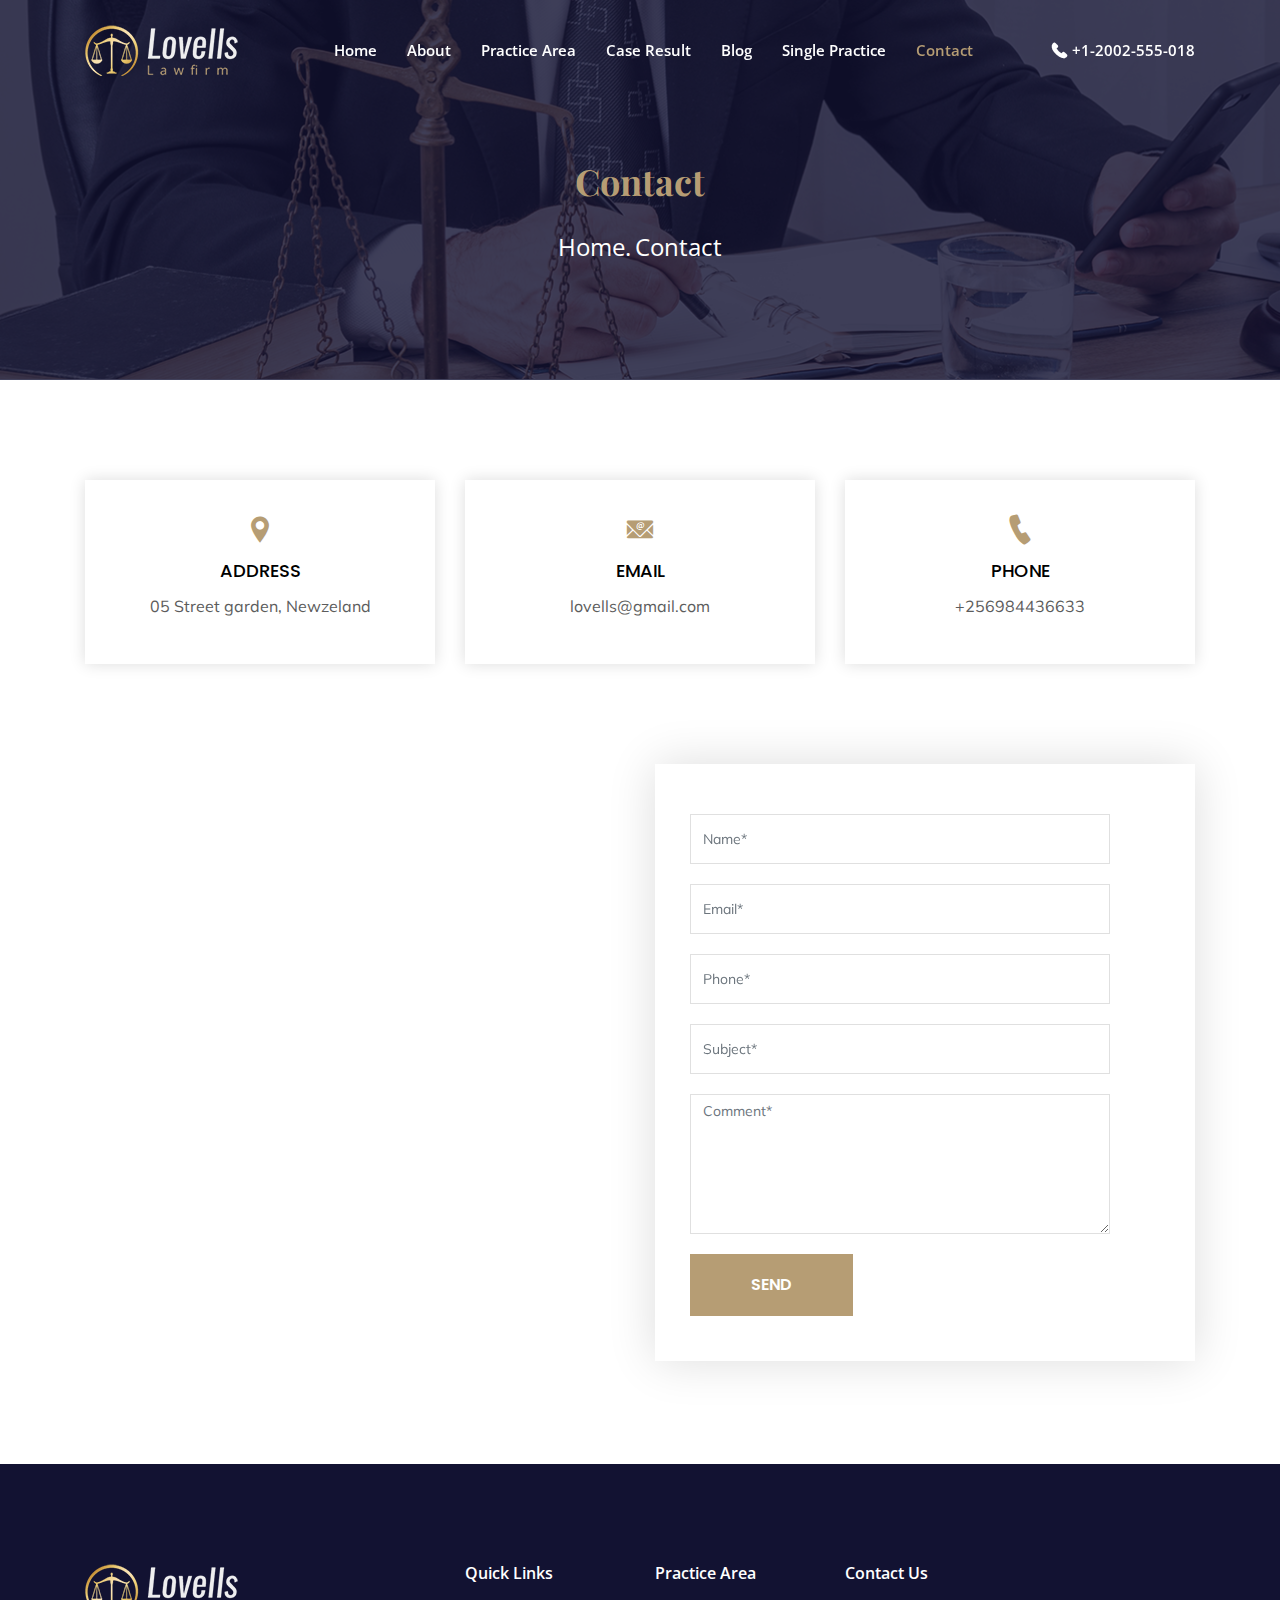
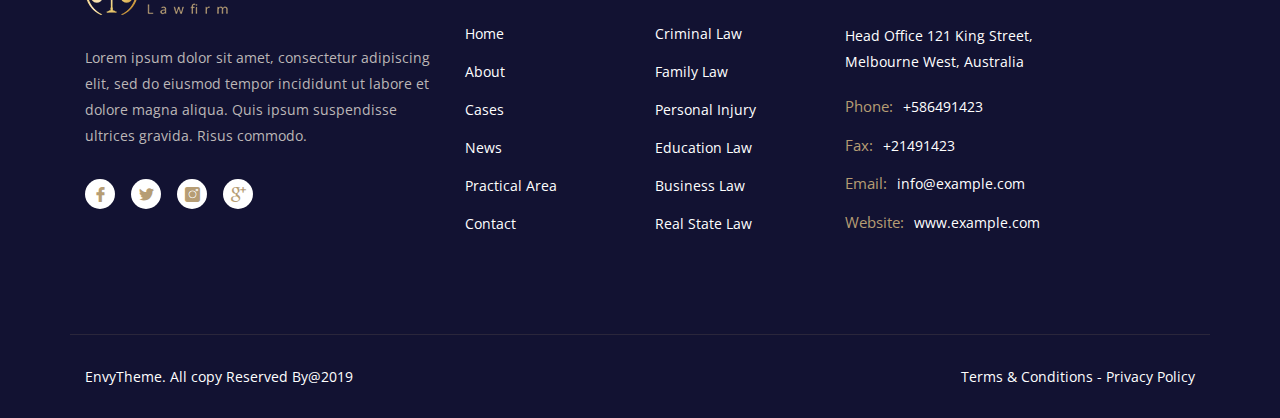
<file: contact.html>
<!doctype html>
<html lang="zxx">
    <head>
        <!-- Required meta tags -->
        <meta charset="utf-8">
        <meta name="viewport" content="width=device-width, initial-scale=1, shrink-to-fit=no">
        <meta http-equiv="X-UA-Compatible" content="ie=edge">

        <!-- Bootstrap CSS -->
        <link rel="stylesheet" href="assets/css/bootstrap.min.css">
        <!-- OWL Carousel CSS -->
        <link rel="stylesheet" href="assets/css/owl.carousel.min.css">
        <link rel="stylesheet" href="assets/css/owl.theme.default.min.css">
        <!-- Magnific Popup CSS -->
        <link rel="stylesheet" href="assets/css/magnific-popup.css">
        <!-- Icofont CSS-->
        <link rel="stylesheet" href="assets/css/icofont.min.css">
        <!-- Flaticon CSS -->
        <link rel="stylesheet" href="assets/fonts/flaticon.css">
        <!-- Meanmenu CSS -->
        <link rel="stylesheet" href="assets/css/meanmenu.css">
        <!-- Animate CSS -->
        <link rel="stylesheet" href="assets/css/animate.css">
        <!-- Style CSS -->
        <link rel="stylesheet" href="assets/css/style.css">
        <!-- Responsive CSS -->
        <link rel="stylesheet" href="assets/css/responsive.css">
 
        <title>Contact</title>
    </head>

    <body>

        <!-- Preloader -->
        <div class="loader">
            <div class="d-table">
                <div class="d-table-cell">
                    <div class="spinner"></div>
                </div>
            </div>
        </div>
        <!-- End Preloader -->

        <!-- Start Navbar Area -->
        <div class="navbar-area">
            <!-- Menu For Mobile Device -->
            <div class="mobile-nav">
                <a href="#" class="logo">
                    <img src="assets/img/home-one/logo.png" alt="Logo">
                </a>
            </div>

            <!-- Menu For Desktop Device -->
            <div class="main-nav">
                <nav class="navbar navbar-expand-md navbar-light fixed-top">
                    <div class="container">
                        <a class="navbar-brand" href="#">
                            <img src="assets/img/home-one/logo.png" alt="Logo">
                        </a>
                        <div class="collapse navbar-collapse mean-menu" id="navbarSupportedContent">
                            <ul class="navbar-nav m-auto">
                                <li class="nav-item">
                                    <a href="#" class="nav-link dropdown-toggle">Home</a>
                                    <ul class="dropdown-menu">
                                        <li class="nav-item">
                                            <a href="index.html" class="nav-link">Home Page 1</a>
                                        </li>
                                        <li class="nav-item">
                                            <a href="index-two.html" class="nav-link">Home Page 2</a>
                                        </li>
                                    </ul>
                                </li>
                                <li class="nav-item">
                                    <a href="about.html" class="nav-link">About</a>
                                </li>
                                <li class="nav-item">
                                    <a href="practice.html" class="nav-link">Practice Area</a>
                                </li>
                                <li class="nav-item">
                                    <a href="case.html" class="nav-link">Case Result</a>
                                </li>
                                <li class="nav-item">
                                    <a href="#" class="nav-link">Blog</a>
                                </li>
                                <li class="nav-item">
                                    <a href="single.html" class="nav-link">Single Practice</a>
                                </li>
                                <li class="nav-item">
                                    <a href="#" class="nav-link active">Contact</a>
                                </li>
                            </ul>
                            <div class="nav-right">
                                <a href="#">
                                    <i class="flaticon-call-answer"></i>+1-2002-555-018
                                </a>
                            </div>
                        </div>
                    </div>
                </nav>  
            </div>
        </div>
        <!-- End Navbar Area -->

        <!-- Banner -->
        <div class="banner-area banner-img-five">
            <div class="d-table">
                <div class="d-table-cell">
                    <div class="container">
                        <div class="banner-item">
                            <h2>Contact</h2>
                            <ul>
                                <li><a href="index.html">Home.</a></li>
                                <li><a href="#">Contact</a></li>
                            </ul>
                        </div>
                    </div>
                </div>
            </div>
        </div>
        <!-- End Banner -->
 
        <!-- Card -->
        <div class="c-card-area pt-100 pb-70">
            <div class="container">
                <div class="row">
                    <div class="col-sm-6 col-lg-4">
                        <div class="c-card-item">
                            <i class="icofont-location-pin"></i>
                            <h3>ADDRESS</h3>
                            <p>05 Street garden, Newzeland</p>
                        </div>
                    </div>
                    <div class="col-sm-6 col-lg-4">
                        <div class="c-card-item">
                            <i class="icofont-email"></i>
                            <h3>EMAIL</h3>
                            <p>lovells@gmail.com</p>
                        </div>
                    </div>
                    <div class="col-sm-6 offset-sm-3 offset-lg-0 col-lg-4">
                        <div class="c-card-item">
                            <i class="icofont-ui-call"></i>
                            <h3>PHONE</h3>
                            <p>+256984436633</p>
                        </div>
                    </div>
                </div>
            </div>
        </div>
        <!-- End Card -->

        <!-- Map -->
        <div class="map-area pb-70">
            <div class="container">
                <div class="row">
                    <div class="col-lg-6">
                        <div class="map-item">
                            <iframe src="https://www.google.com/maps/embed?pb=!1m18!1m12!1m3!1d3619.1095446420445!2d91.86545561435956!3d24.894244784037994!2m3!1f0!2f0!3f0!3m2!1i1024!2i768!4f13.1!3m3!1m2!1s0x3750553b38d9a929%3A0x639f830b8bbc2c64!2sIT%20Training%204U!5e0!3m2!1sen!2sbd!4v1576902890958!5m2!1sen!2sbd"></iframe>
                        </div>
                    </div>
                    <div class="col-lg-6">
                        <div class="map-item">
                            <div class="map-form">
                                <form>
                                    <div class="row">
                                        <div class="col-lg-12">
                                            <div class="form-group">
                                                <input type="text" class="form-control" placeholder="Name*">
                                            </div>
                                        </div>
                                        <div class="col-lg-12">
                                            <div class="form-group">
                                                <input type="email" class="form-control" placeholder="Email*">
                                            </div> 
                                        </div>
                                        <div class="col-lg-12">
                                            <div class="form-group">
                                                <input type="text" class="form-control" placeholder="Phone*">
                                            </div> 
                                        </div>
                                        <div class="col-lg-12">
                                            <div class="form-group">
                                                <input type="text" class="form-control" placeholder="Subject*">
                                            </div> 
                                        </div>
                                    </div>
                                    <div class="form-group">
                                        <textarea class="form-control" id="your_comment" rows="6" placeholder="Comment*"></textarea>
                                    </div>
                                    
                                    <div class="text-left">
                                        <button type="submit" class="btn map-btn">send</button>
                                    </div>
                                </form>
                            </div>
                        </div>
                    </div>
                </div>
            </div>
        </div>
        <!-- End Map -->

        <!-- Contact -->
        <div class="contact-area a-contact-area pt-100 pb-70">
            <div class="container">
                <div class="row">
                    <div class="col-sm-6 col-lg-4 col-12">
                        <div class="contact-item">
                            <div class="contact-one">
                                <a href="#">
                                    <img src="assets/img/home-one/logo.png" alt="Logo">
                                </a>
                                <p>Lorem ipsum dolor sit amet, consectetur adipiscing elit, sed do eiusmod tempor incididunt ut labore et dolore magna aliqua. Quis ipsum suspendisse ultrices gravida. Risus commodo. </p>
                                <ul>
                                    <li>
                                        <a href="#">
                                            <i class="flaticon-facebook-logo"></i>
                                        </a>
                                    </li>
                                    <li>
                                        <a href="#">
                                            <i class="flaticon-twitter"></i>
                                        </a>
                                    </li>
                                    <li>
                                        <a href="#">
                                            <i class="flaticon-instagram"></i>
                                        </a>
                                    </li>
                                    <li>
                                        <a href="#">
                                            <i class="flaticon-google-plus-logo"></i>
                                        </a>
                                    </li>
                                </ul>
                            </div>
                        </div>
                    </div>
                    <div class="col-sm-6 col-lg-2 col-6">
                        <div class="contact-item">
                            <div class="contact-two">
                                <h3>Quick Links</h3>
                                <ul>
                                    <li>
                                        <a href="#">Home</a>
                                    </li>
                                    <li>
                                        <a href="#">About</a>
                                    </li>
                                    <li>
                                        <a href="#">Cases</a>
                                    </li>
                                    <li>
                                        <a href="#">News</a>
                                    </li>
                                    <li>
                                        <a href="#">Practical Area</a>
                                    </li>
                                    <li>
                                        <a href="#">Contact</a>
                                    </li>
                                </ul>
                            </div>
                        </div>
                    </div>
                    <div class="col-sm-6 col-lg-2 col-6">
                        <div class="contact-item">
                            <div class="contact-two">
                                <h3>Practice Area</h3>
                                <ul>
                                    <li>
                                        <a href="#">Criminal Law</a>
                                    </li>
                                    <li>
                                        <a href="#">Family Law</a>
                                    </li>
                                    <li>
                                        <a href="#">Personal Injury</a>
                                    </li>
                                    <li>
                                        <a href="#">Education Law</a>
                                    </li>
                                    <li>
                                        <a href="#">Business Law</a>
                                    </li>
                                    <li>
                                        <a href="#">Real State Law</a>
                                    </li>
                                </ul>
                            </div>
                        </div>
                    </div>
                    <div class="col-sm-6 col-lg-4">
                        <div class="contact-item">
                            <div class="contact-three">
                                <h3>Contact Us</h3>
                                <p>Head Office 121 King Street, <br> Melbourne West, Australia</p>
                                <ul>
                                    <li>
                                        <span>Phone: </span><a href="#">+586491423</a>
                                    </li>               
                                    <li>
                                        <span>Fax: </span><a href="#">+21491423</a>
                                    </li>
                                    <li>
                                        <span>Email: </span><a href="#">info@example.com</a>
                                    </li>
                                    <li>
                                        <span>Website: </span><a href="#">www.example.com</a>
                                    </li>
                                </ul>
                            </div>
                        </div>
                    </div>
                </div>
            </div>
        </div>
        <!-- End Contact -->

        <!-- Footer -->
        <footer>
            <div class="container">
                <div class="row footer-area">
                    <div class="col-lg-6">
                        <div class="footer-item">
                            <a href="#">EnvyTheme. </a> <span>All copy Reserved By@2019</span>
                        </div>
                    </div>
                    <div class="col-lg-6">
                        <div class="footer-item footer-right">
                            <a href="#">Terms & Conditions</a> <span>-</span> <a href="#">Privacy Policy</a>
                        </div>
                    </div>
                </div>
            </div>
        </footer>
        <!-- End Footer -->





        <!-- Optional JavaScript -->
        <!-- jQuery first, then Popper.js, then Bootstrap JS -->
        <script src="assets/js/jquery-2.2.4.min.js"></script>
        <script src="assets/js/popper.min.js"></script>
        <script src="assets/js/bootstrap.min.js"></script>
        <!-- Magnific Popup JS -->
        <script src="assets/js/jquery.magnific-popup.min.js"></script>
        <!-- Carousel JS -->
        <script src="assets/js/owl.carousel.min.js"></script>
        <!-- Counter jS -->
        <script src="assets/js/jquery.counterup.min.js"></script>
        <script src="assets/js/waypoints.min.js"></script>
        <!-- Meanmenu JS -->
        <script src="assets/js/meanmenu.js"></script>
        <!-- Wow JS -->
        <script src="assets/js/wow.min.js"></script>
        <!-- Custom JS -->
        <script src="assets/js/custom.js"></script>
    </body>
</html>
</file>
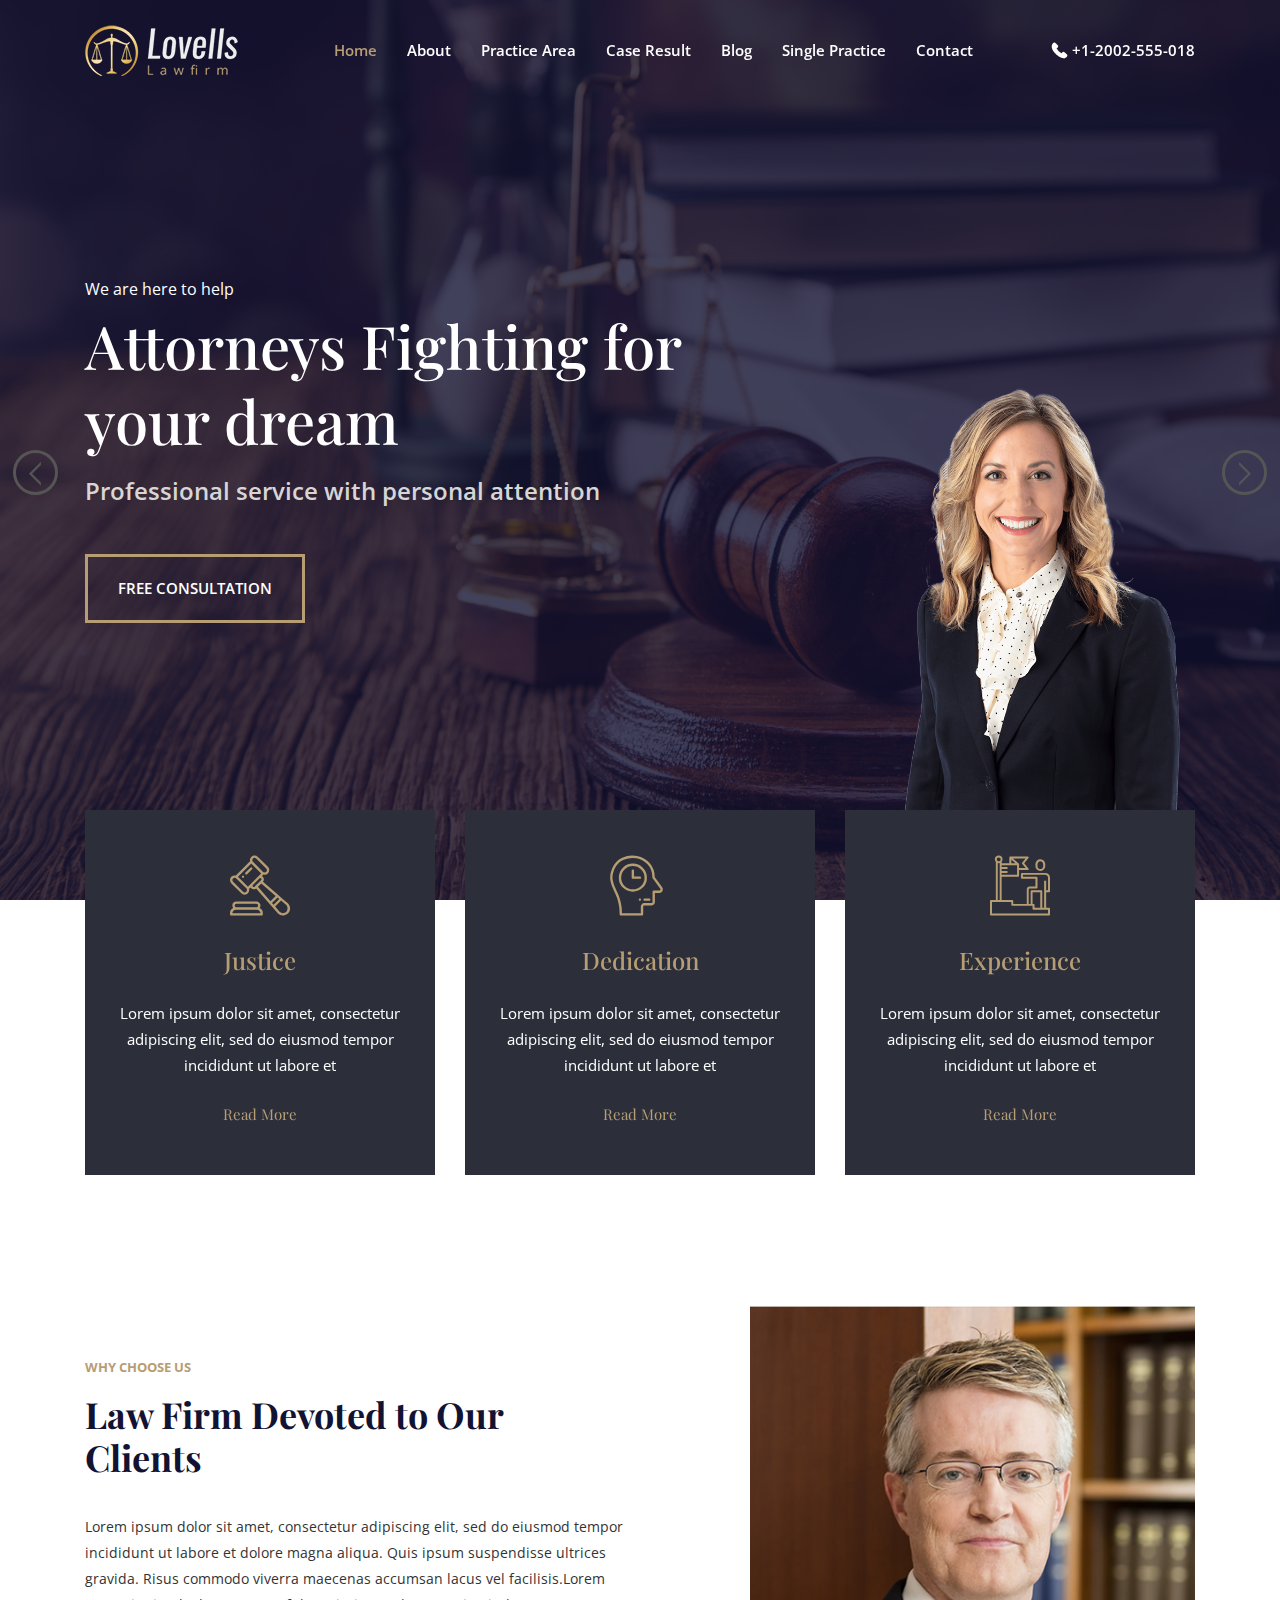
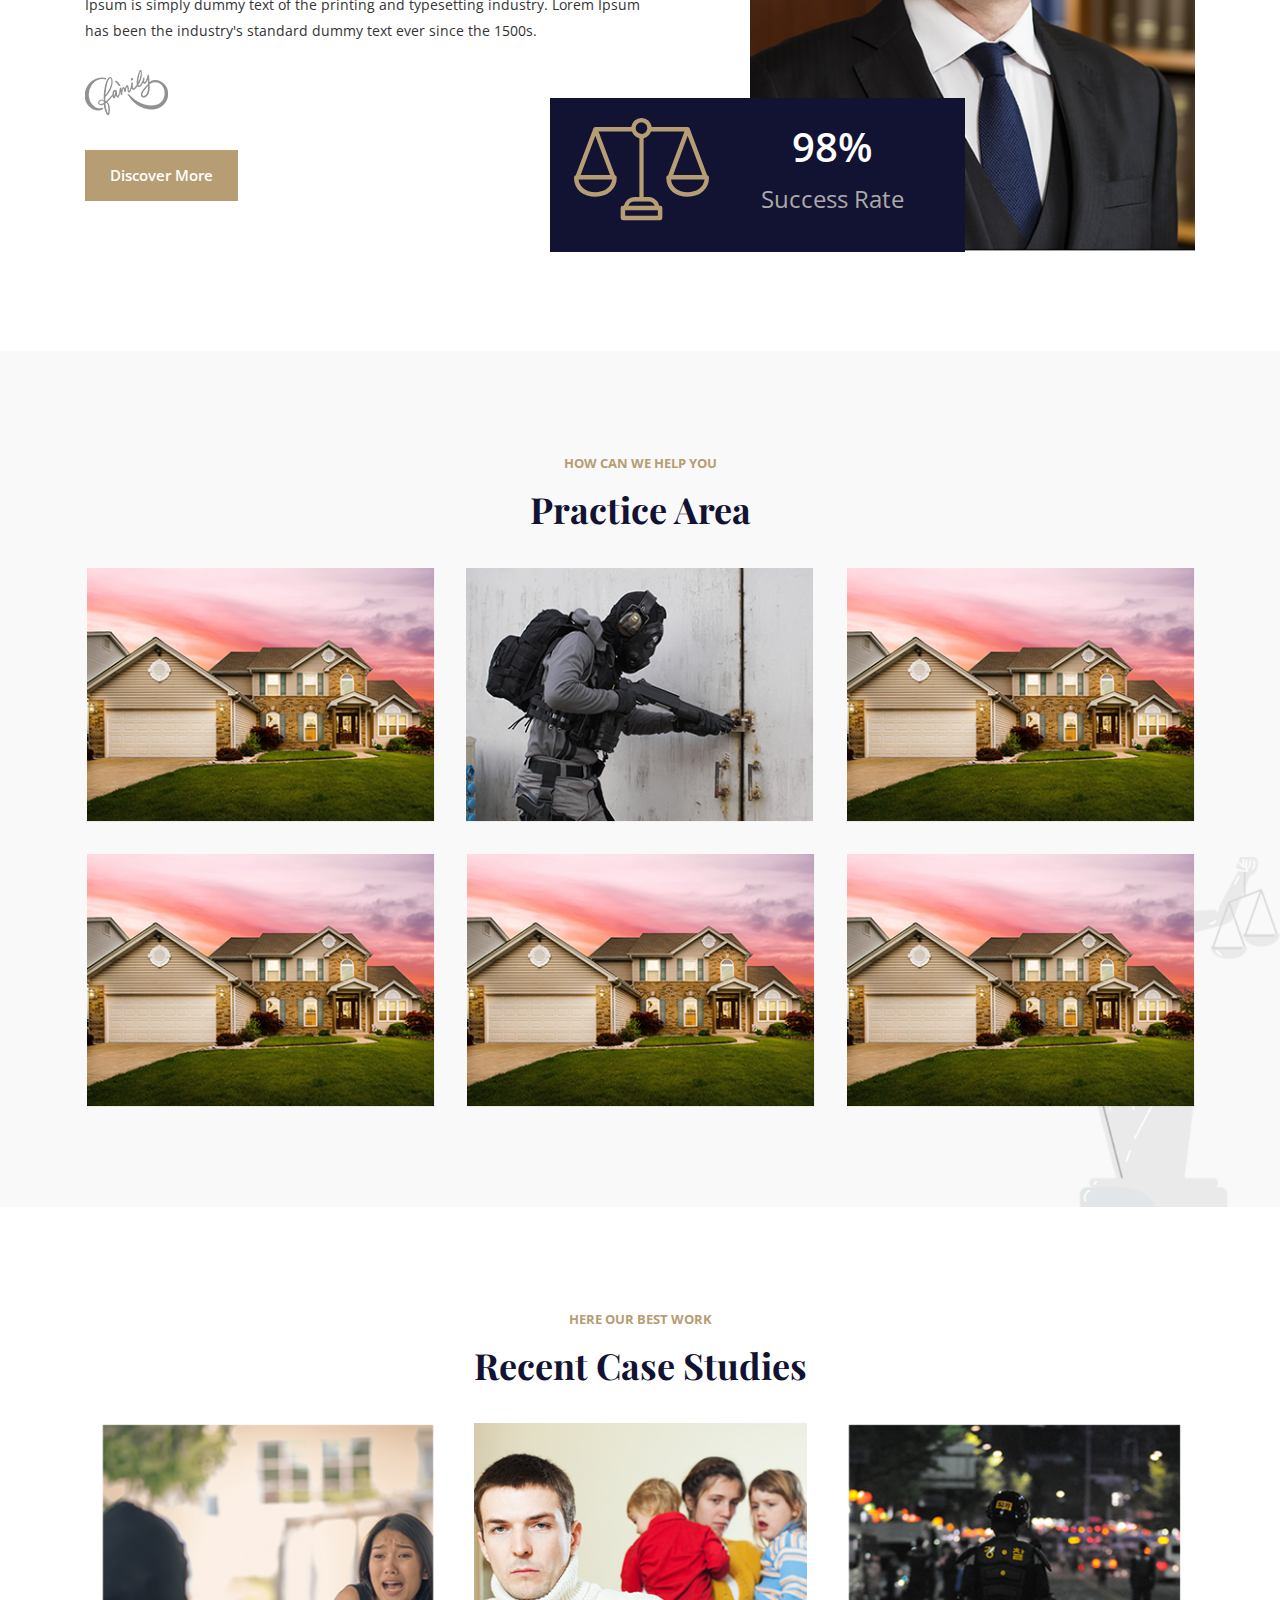
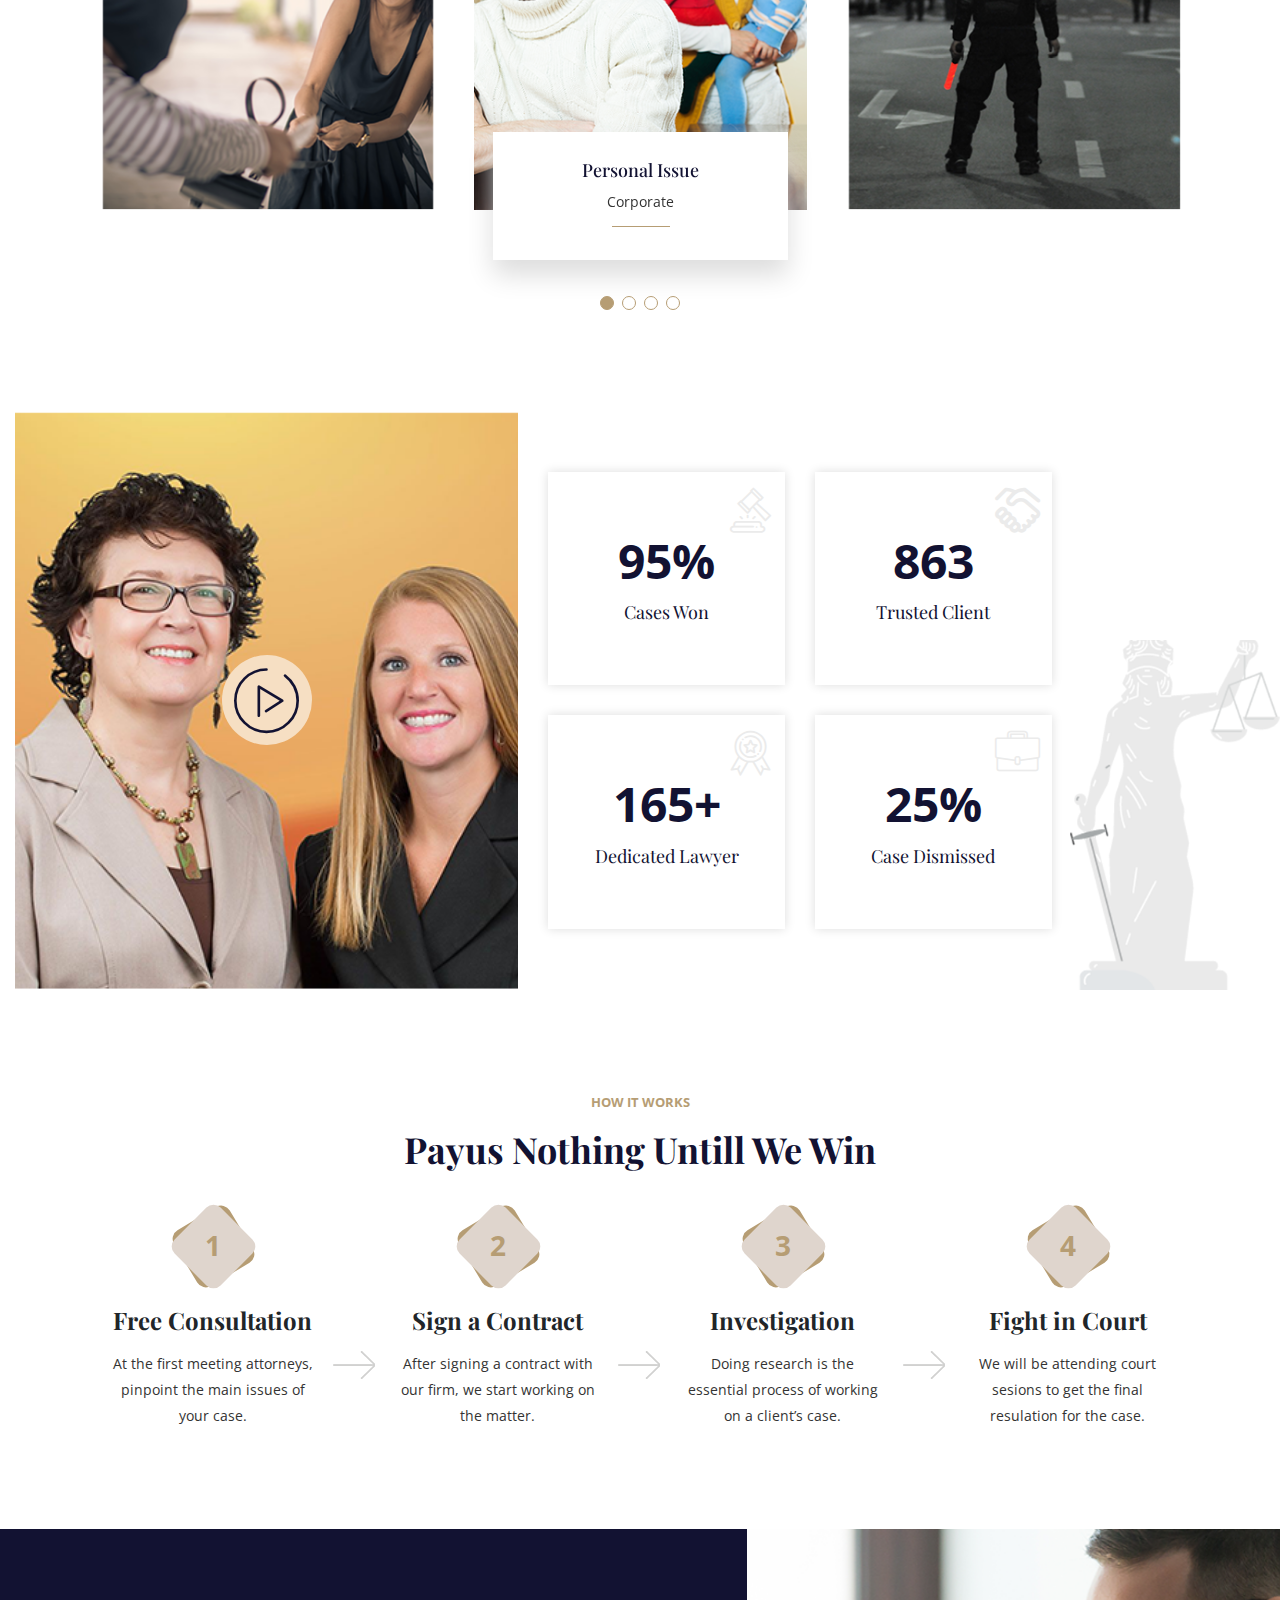
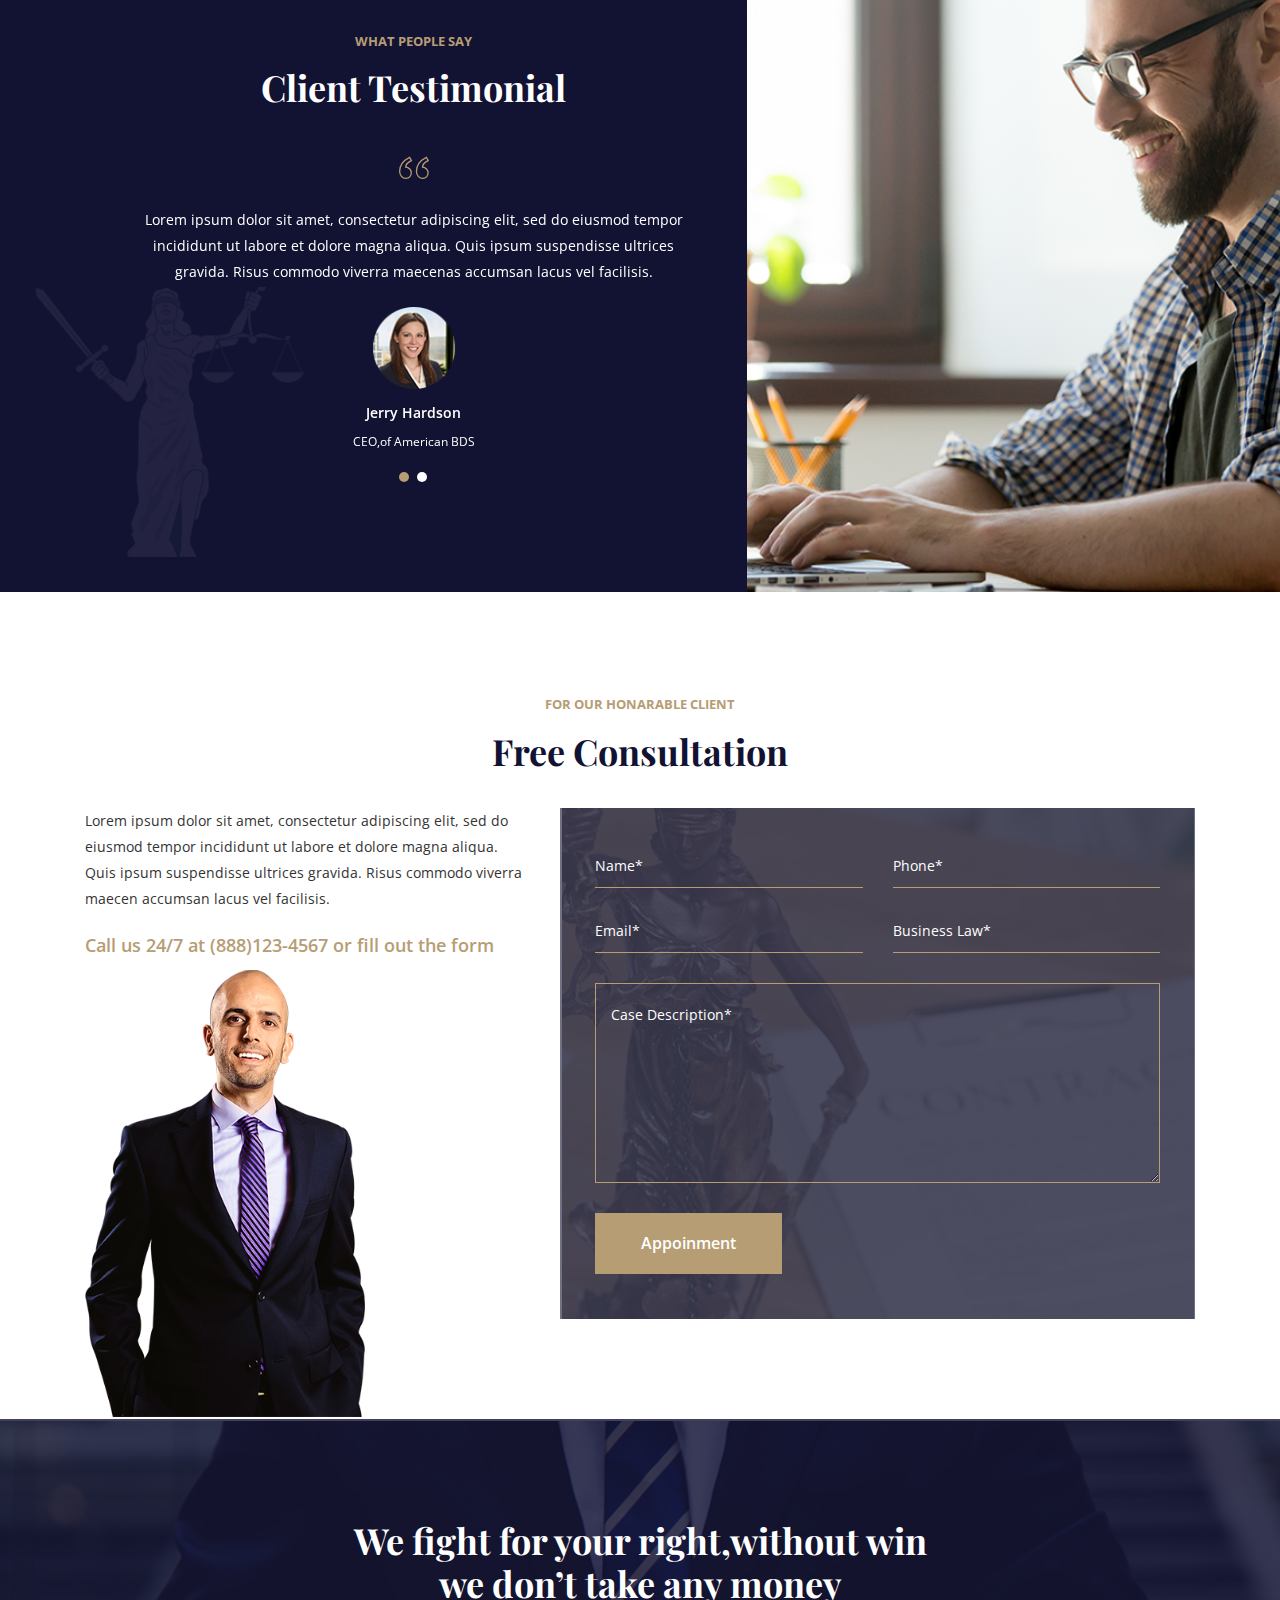
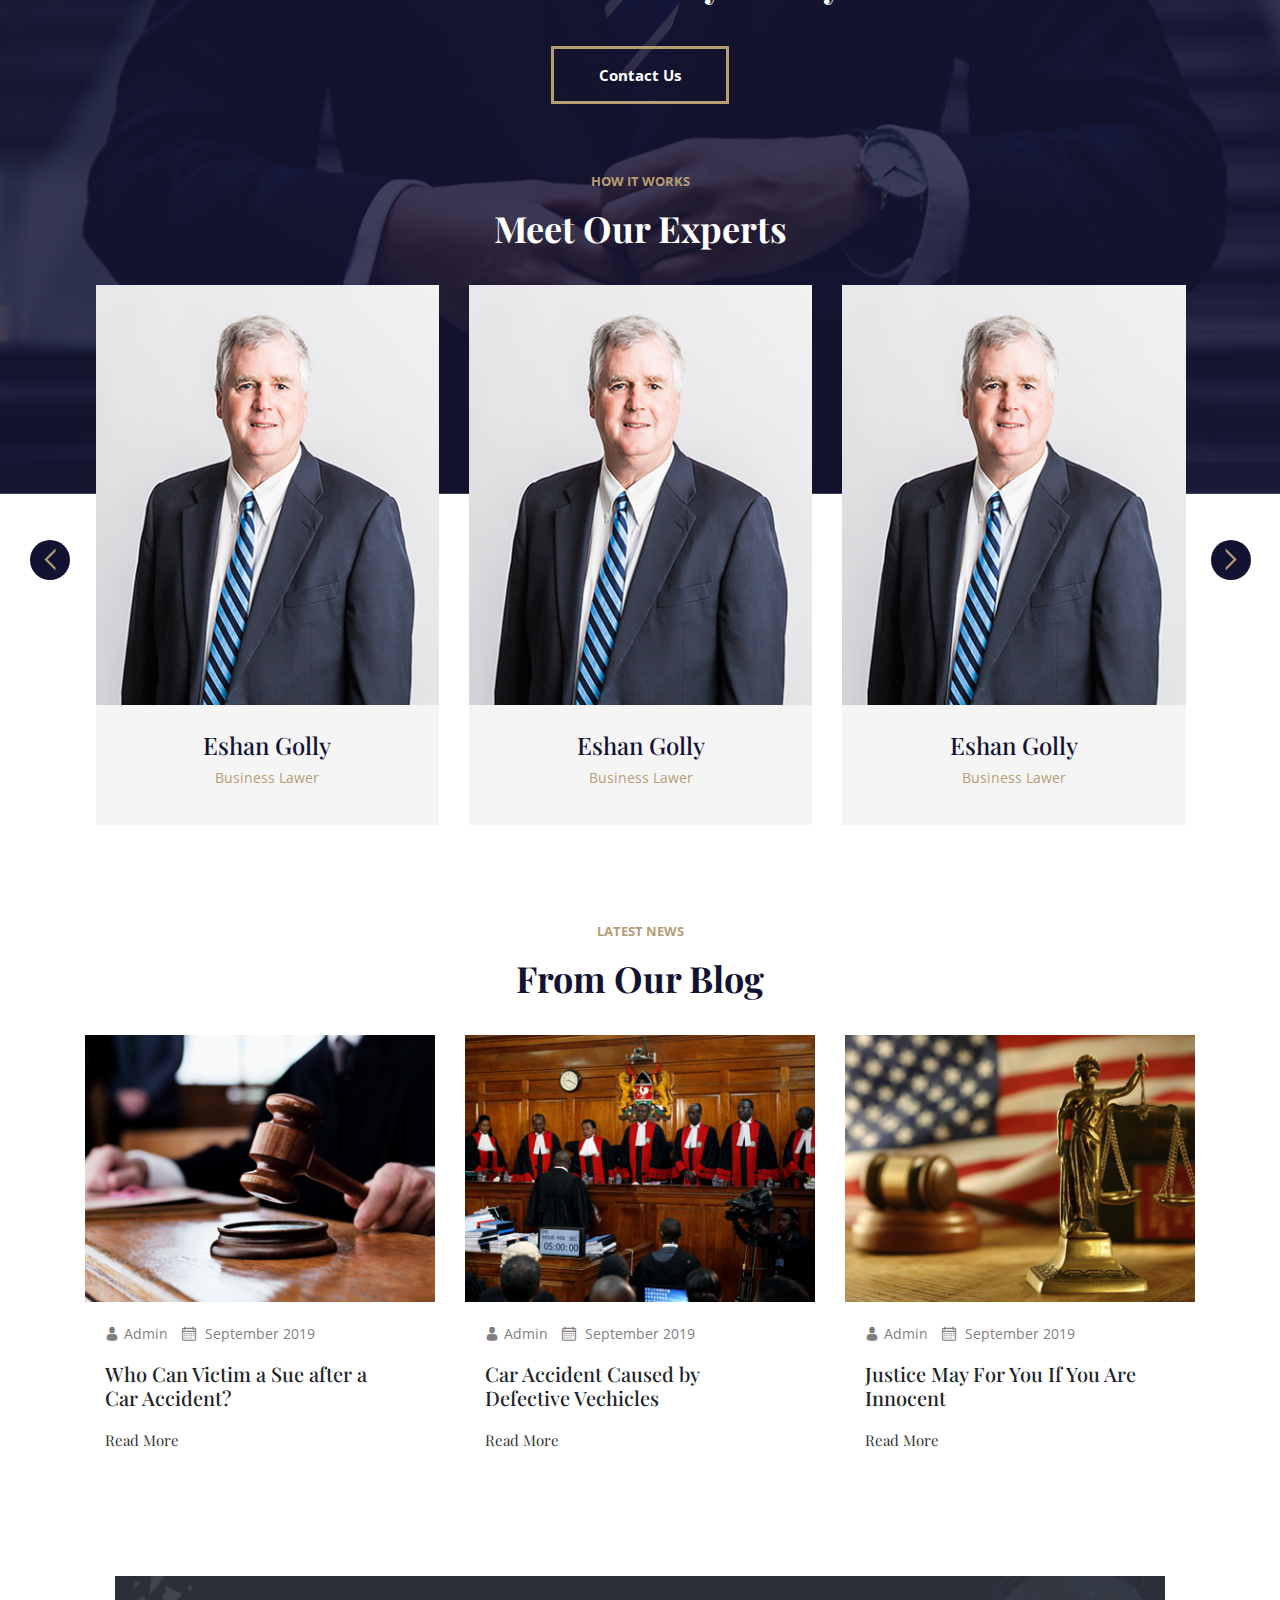
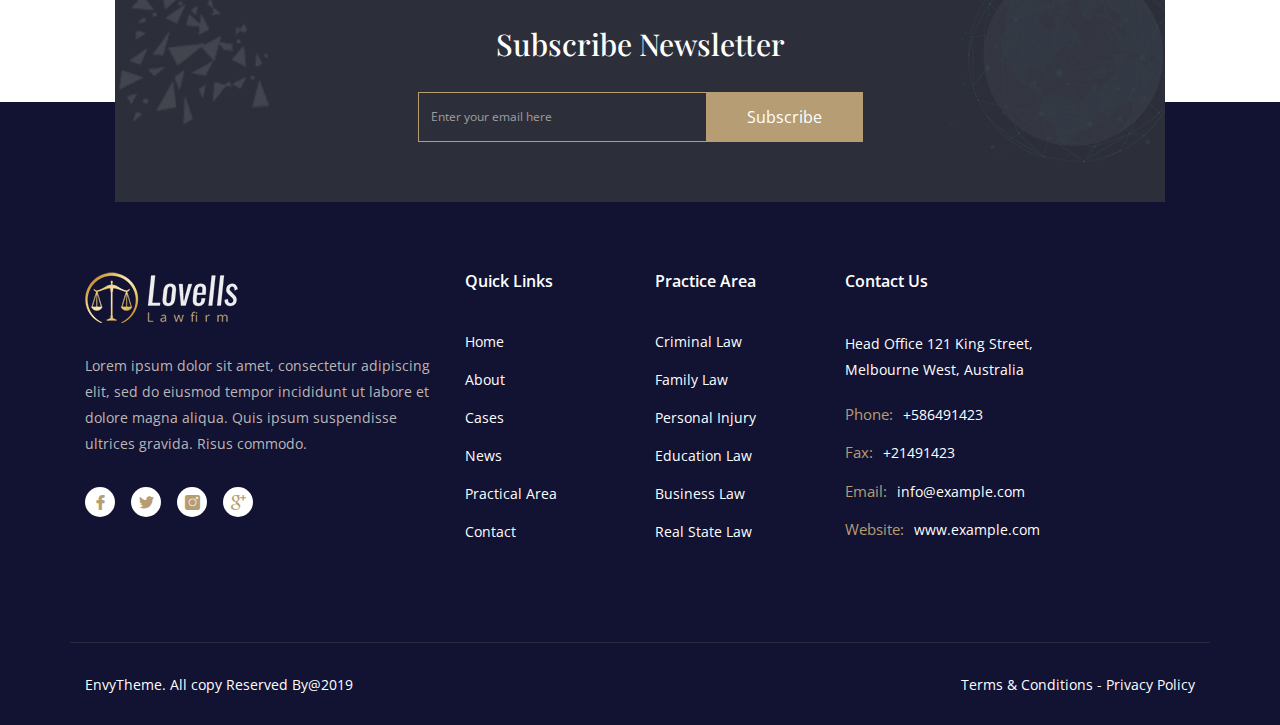
<file: index-two.html>
<!doctype html>
<html lang="zxx">
    <head>
        <!-- Required meta tags -->
        <meta charset="utf-8">
        <meta name="viewport" content="width=device-width, initial-scale=1, shrink-to-fit=no">
        <meta http-equiv="X-UA-Compatible" content="ie=edge">

        <!-- Bootstrap CSS -->
        <link rel="stylesheet" href="assets/css/bootstrap.min.css">
        <!-- OWL Carousel CSS -->
        <link rel="stylesheet" href="assets/css/owl.carousel.min.css">
        <link rel="stylesheet" href="assets/css/owl.theme.default.min.css">
        <!-- Magnific Popup CSS -->
        <link rel="stylesheet" href="assets/css/magnific-popup.css">
        <!-- Icofont CSS-->
        <link rel="stylesheet" href="assets/css/icofont.min.css">
        <!-- Flaticon CSS -->
        <link rel="stylesheet" href="assets/fonts/flaticon.css">
        <!-- Meanmenu CSS -->
        <link rel="stylesheet" href="assets/css/meanmenu.css">
        <!-- Animate CSS -->
        <link rel="stylesheet" href="assets/css/animate.css">
        <!-- Style CSS -->
        <link rel="stylesheet" href="assets/css/style.css">
        <!-- Responsive CSS -->
        <link rel="stylesheet" href="assets/css/responsive.css">
 
        <title>Home Page-2</title>
    </head>

    <body>

        <!-- Preloader -->
        <div class="loader">
            <div class="d-table">
                <div class="d-table-cell">
                    <div class="spinner"></div>
                </div>
            </div>
        </div>
        <!-- End Preloader -->

        <!-- Start Navbar Area -->
        <div class="navbar-area">
            <!-- Menu For Mobile Device -->
            <div class="mobile-nav">
                <a href="#" class="logo">
                    <img src="assets/img/home-one/logo.png" alt="Logo">
                </a>
            </div>

            <!-- Menu For Desktop Device -->
            <div class="main-nav">
                <nav class="navbar navbar-expand-md navbar-light fixed-top">
                    <div class="container">
                        <a class="navbar-brand" href="#">
                            <img src="assets/img/home-one/logo.png" alt="Logo">
                        </a>
                        <div class="collapse navbar-collapse mean-menu" id="navbarSupportedContent">
                            <ul class="navbar-nav m-auto">
                                <li class="nav-item">
                                    <a href="#" class="nav-link dropdown-toggle active">Home</a>
                                    <ul class="dropdown-menu">
                                        <li class="nav-item">
                                            <a href="index.html" class="nav-link">Home Page 1</a>
                                        </li>
                                        <li class="nav-item">
                                            <a href="#" class="nav-link active">Home Page 2</a>
                                        </li>
                                    </ul>
                                </li>
                                <li class="nav-item">
                                    <a href="about.html" class="nav-link">About</a>
                                </li>
                                <li class="nav-item">
                                    <a href="practice.html" class="nav-link">Practice Area</a>
                                </li>
                                <li class="nav-item">
                                    <a href="case.html" class="nav-link">Case Result</a>
                                </li>
                                <li class="nav-item">
                                    <a href="blog.html" class="nav-link">Blog</a>
                                </li>
                                <li class="nav-item">
                                    <a href="single.html" class="nav-link">Single Practice</a>
                                </li>
                                <li class="nav-item">
                                    <a href="contact.html" class="nav-link">Contact</a>
                                </li>
                            </ul>
                            <div class="nav-right">
                                <a href="#">
                                    <i class="flaticon-call-answer"></i>+1-2002-555-018
                                </a>
                            </div>
                        </div>
                    </div>
                </nav>  
            </div>
        </div>
        <!-- End Navbar Area -->

        <!-- Home Slider -->
        <div class="home-slider owl-theme owl-carousel h-home-slider">
            <div class="slider-area home-bg-three">
                <div class="d-table">
                    <div class="d-table-cell">
                        <div class="container">
                            <div class="slider-text">
                                <span>We are  here to help</span>
                                <h1>Attorneys Fighting for your dream</h1>
                                <p>Professional service with personal attention</p>
                                <a class="home-slide-btn" href="#">Free consultation</a>
                            </div>
                        </div>
                    </div>
                </div>
                <img src="assets/img/home-two/home-slider/2.png" alt="Girl">
            </div>
            <div class="slider-area home-bg-two">
                <div class="d-table">
                    <div class="d-table-cell">
                        <div class="container">
                            <div class="slider-text">
                                <span>We are  here to help</span>
                                <h1>Attorneys Fighting for your dream</h1>
                                <p>Professional service with personal attention</p>
                                <a class="home-slide-btn" href="#">Free consultation</a>
                            </div>
                        </div>
                    </div>
                </div>
                <img src="assets/img/home-two/home-slider/2.png" alt="Girl">
            </div>
        </div>
        <!-- End Home Slider -->

        <!-- About -->
        <section class="about-area pb-100">
            <div class="feature-area pb-100">
                <div class="container">
                    <div class="row feature-position">
                        <div class="col-sm-6 col-lg-4">
                            <div class="feature-item">
                                <i class="flaticon-auction"></i>
                                <h3>Justice</h3>
                                <p>Lorem ipsum dolor sit amet, consectetur adipiscing elit, sed do eiusmod tempor incididunt ut labore et </p>
                                <a href="#">Read More</a>
                            </div>
                        </div>
                        <div class="col-sm-6 col-lg-4">
                            <div class="feature-item">
                                <i class="flaticon-dedication"></i>
                                <h3>Dedication</h3>
                                <p>Lorem ipsum dolor sit amet, consectetur adipiscing elit, sed do eiusmod tempor incididunt ut labore et </p>
                                <a href="#">Read More</a>
                            </div>
                        </div>
                        <div class="col-sm-6 offset-sm-3 offset-lg-0 col-lg-4">
                            <div class="feature-item feature-bottom">
                                <i class="flaticon-success"></i>
                                <h3>Experience</h3>
                                <p>Lorem ipsum dolor sit amet, consectetur adipiscing elit, sed do eiusmod tempor incididunt ut labore et </p>
                                <a href="#">Read More</a>
                            </div>
                        </div>
                    </div>
                </div>
            </div>
            <div class="container">
                <div class="row">
                    <div class="col-sm-7 col-lg-7 ptb-50">
                        <div class="common-head text-left">
                            <span>Why Choose Us</span>
                            <h2>Law Firm Devoted to Our Clients</h2>
                        </div>
                        <div class="about-item h-about-area">
                            <p>Lorem ipsum dolor sit amet, consectetur adipiscing elit, sed do eiusmod tempor incididunt ut labore et dolore magna aliqua. Quis ipsum suspendisse ultrices gravida. Risus commodo viverra maecenas accumsan lacus vel facilisis.Lorem Ipsum is simply dummy text of the printing and typesetting industry. Lorem Ipsum has been the industry's standard dummy text ever since the 1500s. </p>
                            <img src="assets/img/home-two/choose/2.png" alt="Signature">
                            <a class="about-btn" href="#">Discover More</a>
                        </div>
                    </div>
                    <div class="col-sm-5 col-lg-5">
                        <div class="h-about-img">
                            <div class="h-about-inner">
                                <i class="flaticon-court"></i>
                                <div class="h-about-inner-two">
                                    <h3>98%</h3>
                                    <p>Success Rate</p>
                                </div>
                            </div>
                        </div>
                    </div>
                </div>
            </div>
        </section>
        <!-- End About -->

        <!-- Help -->
        <section class="help-area pt-100 pb-70">
            <div class="container">
                <div class="common-head">
                    <span>How Can We Help you</span>
                    <h2>Practice Area</h2>
                </div>
                <div class="row popup-gallery">
                    <div class="col-sm-6 col-lg-4">
                        <div class="h-practice-item">
                            <img src="assets/img/home-two/practice/1.png" alt="Practice">
                            <div class="h-practice-item-inner">
                                <a href="assets/img/home-two/practice/1.png">
                                    <i class="flaticon-handcuffs handcuffs"></i>
                                </a>
                                <h3>Dui Law</h3>
                            </div>
                        </div>
                    </div>
                    <div class="col-sm-6 col-lg-4">
                        <div class="h-practice-item">
                            <img src="assets/img/home-two/practice/2.png" alt="Practice">
                            <div class="h-practice-item-inner">
                                <a href="assets/img/home-two/practice/2.png">
                                    <i class="flaticon-handcuffs handcuffs"></i>
                                </a>
                                <h3>Dui Law</h3>
                            </div>
                        </div>
                    </div>
                    <div class="col-sm-6 col-lg-4">
                        <div class="h-practice-item">
                            <img src="assets/img/home-two/practice/1.png" alt="Practice">
                            <div class="h-practice-item-inner">
                                <a href="assets/img/home-two/practice/1.png">
                                    <i class="flaticon-handcuffs handcuffs"></i>
                                </a>
                                <h3>Dui Law</h3>
                            </div>
                        </div>
                    </div>
                    <div class="col-sm-6 col-lg-4">
                        <div class="h-practice-item">
                            <img src="assets/img/home-two/practice/1.png" alt="Practice">
                            <div class="h-practice-item-inner">
                                <a href="assets/img/home-two/practice/1.png">
                                    <i class="flaticon-handcuffs handcuffs"></i>
                                </a>
                                <h3>Dui Law</h3>
                            </div>
                        </div>
                    </div>
                    <div class="col-sm-6 col-lg-4">
                        <div class="h-practice-item">
                            <img src="assets/img/home-two/practice/1.png" alt="Practice">
                            <div class="h-practice-item-inner">
                                <a href="assets/img/home-two/practice/1.png">
                                    <i class="flaticon-handcuffs handcuffs"></i>
                                </a>
                                <h3>Dui Law</h3>
                            </div>
                        </div>
                    </div>
                    <div class="col-sm-6 col-lg-4">
                        <div class="h-practice-item">
                            <img src="assets/img/home-two/practice/1.png" alt="Practice">
                            <div class="h-practice-item-inner">
                                <a href="assets/img/home-two/practice/1.png">
                                    <i class="flaticon-handcuffs handcuffs"></i>
                                </a>
                                <h3>Dui Law</h3>
                            </div>
                        </div>
                    </div>
                </div>
            </div>
        </section>
        <!-- End Help -->
    
        <!-- Recent Slider -->
        <section class="recent-area h-recent-area ptb-100">
            <div class="container">
                <div class="common-head">
                    <span>Here Our Best Work</span>
                    <h2>Recent Case Studies</h2>
                </div>
                <div class="recent-slider-two owl-theme owl-carousel">
                    <div class="recent-item h-recent-item">
                        <img src="assets/img/home-one/recent/1.png" alt="Recent">
                        <div class="recent-inner">
                            <a href="#">
                                <h3>Personal Issue</h3>
                                <p>Corporate</p>
                            </a>
                        </div>
                    </div>
                    <div class="recent-item h-recent-item">
                        <img src="assets/img/home-one/recent/2.png" alt="Recent">
                        <div class="recent-inner">
                            <a href="#">
                                <h3>International Law</h3>
                                <p>Corporate</p>
                            </a>
                        </div>
                    </div>
                    <div class="recent-item h-recent-item">
                        <img src="assets/img/home-one/recent/3.png" alt="Recent">
                        <div class="recent-inner">
                            <a href="#">
                                <h3>Criminal Issue</h3>
                                <p>Criminal</p>
                            </a>
                        </div>
                    </div>
                    <div class="recent-item h-recent-item">
                        <img src="assets/img/home-one/recent/3.png" alt="Recent">
                        <div class="recent-inner">
                            <a href="#">
                                <h3>Criminal Issue</h3>
                                <p>Criminal</p>
                            </a>
                        </div>
                    </div>
                </div>
            </div>
        </section>
        <!-- End Recent Slider -->

        <!-- Counter -->
        <div class="counter-area h-counter-area">
            <div class="container-fluid">
                <div class="row align-items-center">
                    <div class="col-lg-5">
                        <div class="counter-item">
                            <div class="counter-left h-counter-item">
                                <div class="d-table">
                                    <div class="d-table-cell">
                                        <a href="https://youtu.be/lTxn2BuqyzU" class="popup-youtube">
                                            <i class="flaticon-play-button"></i>
                                        </a>
                                    </div>
                                </div>
                            </div>
                        </div>
                    </div>
                    <div class="col-lg-5">
                        <div class="counter-item">
                            <div class="row">
                                <div class="col-sm-6 col-lg-6">
                                    <div class="counter-wrap h-counter-one">
                                        <i class="flaticon-auction-1"></i>
                                        <h3><span class="counter">95</span>%</h3>
                                        <p>Cases Won</p>
                                    </div>
                                </div>
                                <div class="col-sm-6 col-lg-6">
                                    <div class="counter-wrap h-counter-one">
                                        <i class="flaticon-trust"></i>
                                        <h3 class="counter">863</h3>
                                        <p>Trusted Client</p>
                                    </div>
                                </div>
                                <div class="col-sm-6 col-lg-6">
                                    <div class="counter-wrap">
                                        <i class="flaticon-medal"></i>
                                        <h3><span class="counter">165</span>+</h3>
                                        <p>Dedicated Lawyer</p>
                                    </div>
                                </div>
                                <div class="col-sm-6 col-lg-6">
                                    <div class="counter-wrap">
                                        <i class="flaticon-suitcase"></i>
                                        <h3><span class="counter">25</span>%</h3>
                                        <p>Case Dismissed</p>
                                    </div>
                                </div>
                            </div>
                        </div>
                    </div>
                </div>
            </div>
        </div>
        <!-- End Counter -->

        <!-- Works -->
        <section class="h-work-area pt-100 pb-70">
            <div class="container">
                <div class="common-head">
                    <span>How It Works</span>
                    <h2>Payus Nothing Untill We Win</h2>
                </div>
                <div class="row">
                    <div class="col-sm-6 col-lg-3">
                        <div class="h-work-item">
                            <span>1</span>
                            <h3>Free Consultation</h3>
                            <p>At the first meeting attorneys, pinpoint the main issues of your case.</p>
                            <img src="assets/img/home-two/right.png" alt="Arrow">
                        </div>
                    </div>
                    <div class="col-sm-6 col-lg-3">
                        <div class="h-work-item">
                            <span>2</span>
                            <h3>Sign a Contract</h3>
                            <p>After signing a contract with our firm, we start working on the matter.</p>
                            <img src="assets/img/home-two/right.png" alt="Arrow">
                        </div>
                    </div>
                    <div class="col-sm-6 col-lg-3">
                        <div class="h-work-item">
                            <span>3</span>
                            <h3>Investigation</h3>
                            <p>Doing research is the essential process of working on a client’s case.</p>
                            <img src="assets/img/home-two/right.png" alt="Arrow">
                        </div>
                    </div>
                    <div class="col-sm-6 col-lg-3">
                        <div class="h-work-item">
                            <span>4</span>
                            <h3>Fight in Court</h3>
                            <p>We will be attending court sesions to get the final resulation for the case.</p>
                        </div>
                    </div>
                </div>
            </div>
        </section>
        <!-- End Works -->

        <!-- Testimonial -->
        <section class="testimonial-area">
            <div class="container-fluid p-0">
                <div class="row m-0">
                    <div class="col-lg-7 p-0">
                        <div class="testimonial-item ptb-100">
                            <div class="common-head">
                                <span>What People Say</span>
                                <h2 class="text-white">Client Testimonial</h2>
                            </div>
                            <div class="testimonial-slider owl-theme owl-carousel">
                                <div class="testimonial-wrap">
                                    <i class="flaticon-quotation"></i>
                                    <p>Lorem ipsum dolor sit amet, consectetur adipiscing elit, sed do eiusmod tempor incididunt ut labore et dolore magna aliqua. Quis ipsum suspendisse ultrices gravida. Risus commodo viverra maecenas accumsan lacus vel facilisis. </p>
                                    <img src="assets/img/home-one/testimonial/1.png" alt="Testimonial">
                                    <h3>Jerry Hardson</h3>
                                    <span>CEO,of American BDS</span>
                                </div>
                                <div class="testimonial-wrap">
                                    <i class="flaticon-quotation"></i>
                                    <p>Lorem ipsum dolor sit amet, consectetur adipiscing elit, sed do eiusmod tempor incididunt ut labore et dolore magna aliqua. Quis ipsum suspendisse ultrices gravida. Risus commodo viverra maecenas accumsan lacus vel facilisis. </p>
                                    <img src="assets/img/home-one/testimonial/1.png" alt="Testimonial">
                                    <h3>Jerry Hardson</h3>
                                    <span>CEO,of American BDS</span>
                                </div>
                            </div>
                        </div>
                    </div>
                    <div class="col-lg-5 p-0">
                        <div class="testimonial-right"></div>
                    </div>
                </div>
            </div>
        </section>
        <!-- End Testimonial -->

        <!-- Consultation -->
        <section class="consultation-area ptb-100">
            <div class="container">
                <div class="common-head">
                    <span>For our honarable client</span>
                    <h2>Free Consultation</h2>
                </div>
                <div class="row">
                    <div class="col-lg-5">
                        <div class="consultation-item h-consultation-item">
                            <p>Lorem ipsum dolor sit amet, consectetur adipiscing elit, sed do eiusmod tempor incididunt ut labore et dolore magna aliqua. Quis ipsum suspendisse ultrices gravida. Risus commodo viverra maecen accumsan lacus vel facilisis. </p>
                            <span>Call us 24/7 at (888)123-4567 or fill out the form </span>
                            <img src="assets/img/home-two/consultation.png" alt="Court">
                        </div>
                    </div>
                    <div class="col-lg-7">
                        <div class="consultation-item consultation-right">
                            <div class="d-table">
                                <div class="d-table-cell">
                                    <div class="consultation-form">
                                        <form>
                                            <div class="row">
                                                <div class="col-lg-6">
                                                    <div class="form-group">
                                                        <input type="text" class="form-control" placeholder="Name*">
                                                    </div>
                                                </div>
                                                <div class="col-lg-6">
                                                    <div class="form-group">
                                                        <input type="text" class="form-control" placeholder="Phone*">
                                                    </div>
                                                </div>
                                                <div class="col-lg-6">
                                                    <div class="form-group">
                                                        <input type="email" class="form-control" placeholder="Email*">
                                                    </div> 
                                                </div>
                                                <div class="col-lg-6">
                                                    <div class="form-group">
                                                        <input type="text" class="form-control" placeholder="Business Law*">
                                                    </div> 
                                                </div>
                                            </div>
                                            
                                            <div class="form-group">
                                                <textarea class="form-control description" id="your_comment" rows="8" placeholder="Case Description*"></textarea>
                                            </div>
                                            
                                            <div class="text-left">
                                                <button type="submit" class="btn form-btn">Appoinment</button>
                                            </div>
                                        </form>
                                    </div>
                                </div>
                            </div>
                        </div>
                    </div>
                </div>
            </div>
        </section>
        <!-- End Consultation -->

        <!-- Experts -->
        <section class="expert-area pt-100">
            <div class="container">
                <div class="expert-top">
                    <h2>We fight for your right,without  win we don’t take any money</h2>
                    <a href="#">Contact Us</a>
                </div>
                <div class="common-head">
                    <span>How It Works</span>
                    <h2 class="text-white">Meet Our Experts</h2>
                </div>
                <div class="expert-slider owl-theme owl-carousel">
                    <div class="expert-item">
                        <img src="assets/img/home-two/expert/1.png" alt="Expert">
                        <div class="inner-expert">
                            <h3>Eshan Golly</h3>
                            <p>Business Lawer</p>
                            <ul>
                                <li><a href="#"><i class="flaticon-facebook-logo"></i></a></li>
                                <li><a href="#"><i class="flaticon-twitter"></i></a></li>
                                <li><a href="#"><i class="flaticon-instagram"></i></a></li>
                            </ul>
                        </div>
                    </div>
                    <div class="expert-item">
                        <img src="assets/img/home-two/expert/1.png" alt="Expert">
                        <div class="inner-expert">
                            <h3>Eshan Golly</h3>
                            <p>Business Lawer</p>
                            <ul>
                                <li><a href="#"><i class="flaticon-facebook-logo"></i></a></li>
                                <li><a href="#"><i class="flaticon-twitter"></i></a></li>
                                <li><a href="#"><i class="flaticon-instagram"></i></a></li>
                            </ul>
                        </div>
                    </div>
                    <div class="expert-item">
                        <img src="assets/img/home-two/expert/1.png" alt="Expert">
                        <div class="inner-expert">
                            <h3>Eshan Golly</h3>
                            <p>Business Lawer</p>
                            <ul>
                                <li><a href="#"><i class="flaticon-facebook-logo"></i></a></li>
                                <li><a href="#"><i class="flaticon-twitter"></i></a></li>
                                <li><a href="#"><i class="flaticon-instagram"></i></a></li>
                            </ul>
                        </div>
                    </div>
                    <div class="expert-item">
                        <img src="assets/img/home-two/expert/1.png" alt="Expert">
                        <div class="inner-expert">
                            <h3>Eshan Golly</h3>
                            <p>Business Lawer</p>
                            <ul>
                                <li><a href="#"><i class="flaticon-facebook-logo"></i></a></li>
                                <li><a href="#"><i class="flaticon-twitter"></i></a></li>
                                <li><a href="#"><i class="flaticon-instagram"></i></a></li>
                            </ul>
                        </div>
                    </div>
                </div>
            </div>
        </section>
        <!-- End Experts -->

        <!-- Blog -->
        <section class="blog-area h-blog-area pb-70">
            <div class="container">
                <div class="common-head">
                    <span>latest news</span>
                    <h2>From Our Blog</h2>
                </div>
                <div class="row">
                    <div class="col-sm-6 col-lg-4">
                        <div class="blog-item">
                            <img src="assets/img/home-one/blog/1.png" alt="Blog">
                            <div class="inner-blog h-blog-item">
                                <span><i class="flaticon-man-user"></i>Admin</span>
                                <span><i class="flaticon-calendar"></i> September 2019</span>
                                <h3>Who Can Victim a Sue after a Car Accident?</h3>
                                <a href="#">Read More</a>
                            </div>
                        </div>
                    </div>
                    <div class="col-sm-6 col-lg-4">
                        <div class="blog-item">
                            <img src="assets/img/home-one/blog/2.png" alt="Blog">
                            <div class="inner-blog h-blog-item">
                                <span><i class="flaticon-man-user"></i>Admin</span>
                                <span><i class="flaticon-calendar"></i> September 2019</span>
                                <h3>Car Accident Caused by Defective Vechicles  </h3>
                                <a href="#">Read More</a>
                            </div>
                        </div>
                    </div>
                    <div class="col-sm-6 offset-sm-3 offset-lg-0 col-lg-4">
                        <div class="blog-item">
                            <img src="assets/img/home-one/blog/3.png" alt="Blog">
                            <div class="inner-blog h-blog-item">
                                <span><i class="flaticon-man-user"></i>Admin</span>
                                <span><i class="flaticon-calendar"></i> September 2019</span>
                                <h3>Justice May For You If You Are Innocent</h3>
                                <a href="#">Read More</a>
                            </div>
                        </div>
                    </div>
                </div>
                <div class="subscribe-wrap">
                    <div class="subcribe-area">
                        <img class="subscribe-left" src="assets/img/home-one/blog/4.png" alt="Shape">
                        <img class="subscribe-right" src="assets/img/home-one/blog/6.png" alt="Shape">
                        <h2>Subscribe Newsletter</h2>
                        <div class="email-area">
                            <form>
                                <div class="form-group">
                                    <input type="email" class="form-control" id="email" placeholder="Enter your email here">
                                </div> 
                                <button type="submit" class="btn email-btn">Subscribe</button>
                            </form>
                        </div>
                    </div>
                </div>
            </div>
        </section>
        <!-- End Blog -->

        <!-- Contact -->
        <div class="contact-area pt-100 pb-70">
            <div class="container">
                <div class="row">
                    <div class="col-sm-6 col-lg-4 col-12">
                        <div class="contact-item">
                            <div class="contact-one">
                                <a href="#">
                                    <img src="assets/img/home-one/logo.png" alt="Logo">
                                </a>
                                <p>Lorem ipsum dolor sit amet, consectetur adipiscing elit, sed do eiusmod tempor incididunt ut labore et dolore magna aliqua. Quis ipsum suspendisse ultrices gravida. Risus commodo. </p>
                                <ul>
                                    <li>
                                        <a href="#">
                                            <i class="flaticon-facebook-logo"></i>
                                        </a>
                                    </li>
                                    <li>
                                        <a href="#">
                                            <i class="flaticon-twitter"></i>
                                        </a>
                                    </li>
                                    <li>
                                        <a href="#">
                                            <i class="flaticon-instagram"></i>
                                        </a>
                                    </li>
                                    <li>
                                        <a href="#">
                                            <i class="flaticon-google-plus-logo"></i>
                                        </a>
                                    </li>
                                </ul>
                            </div>
                        </div>
                    </div>
                    <div class="col-sm-6 col-lg-2 col-6">
                        <div class="contact-item">
                            <div class="contact-two">
                                <h3>Quick Links</h3>
                                <ul>
                                    <li>
                                        <a href="#">Home</a>
                                    </li>
                                    <li>
                                        <a href="#">About</a>
                                    </li>
                                    <li>
                                        <a href="#">Cases</a>
                                    </li>
                                    <li>
                                        <a href="#">News</a>
                                    </li>
                                    <li>
                                        <a href="#">Practical Area</a>
                                    </li>
                                    <li>
                                        <a href="#">Contact</a>
                                    </li>
                                </ul>
                            </div>
                        </div>
                    </div>
                    <div class="col-sm-6 col-lg-2 col-6">
                        <div class="contact-item">
                            <div class="contact-two">
                                <h3>Practice Area</h3>
                                <ul>
                                    <li>
                                        <a href="#">Criminal Law</a>
                                    </li>
                                    <li>
                                        <a href="#">Family Law</a>
                                    </li>
                                    <li>
                                        <a href="#">Personal Injury</a>
                                    </li>
                                    <li>
                                        <a href="#">Education Law</a>
                                    </li>
                                    <li>
                                        <a href="#">Business Law</a>
                                    </li>
                                    <li>
                                        <a href="#">Real State Law</a>
                                    </li>
                                </ul>
                            </div>
                        </div>
                    </div>
                    <div class="col-sm-6 col-lg-4">
                        <div class="contact-item">
                            <div class="contact-three">
                                <h3>Contact Us</h3>
                                <p>Head Office 121 King Street, <br> Melbourne West, Australia</p>
                                <ul>
                                    <li>
                                        <span>Phone: </span><a href="#">+586491423</a>
                                    </li>               
                                    <li>
                                        <span>Fax: </span><a href="#">+21491423</a>
                                    </li>
                                    <li>
                                        <span>Email: </span><a href="#">info@example.com</a>
                                    </li>
                                    <li>
                                        <span>Website: </span><a href="#">www.example.com</a>
                                    </li>
                                </ul>
                            </div>
                        </div>
                    </div>
                </div>
            </div>
        </div>
        <!-- End Contact -->

        <!-- Footer -->
        <footer>
            <div class="container">
                <div class="row footer-area">
                    <div class="col-lg-6">
                        <div class="footer-item">
                            <a href="#">EnvyTheme. </a> <span>All copy Reserved By@2019</span>
                        </div>
                    </div>
                    <div class="col-lg-6">
                        <div class="footer-item footer-right">
                            <a href="#">Terms & Conditions</a> <span>-</span> <a href="#">Privacy Policy</a>
                        </div>
                    </div>
                </div>
            </div>
        </footer>
        <!-- End Footer -->                                                                                                                                                                                                                                                                                                            




        <!-- Optional JavaScript -->
        <!-- jQuery first, then Popper.js, then Bootstrap JS -->
        <script src="assets/js/jquery-2.2.4.min.js"></script>
        <script src="assets/js/popper.min.js"></script>
        <script src="assets/js/bootstrap.min.js"></script>
        <!-- Magnific Popup JS -->
        <script src="assets/js/jquery.magnific-popup.min.js"></script>
        <!-- Carousel JS -->
        <script src="assets/js/owl.carousel.min.js"></script>
        <!-- Counter jS -->
        <script src="assets/js/jquery.counterup.min.js"></script>
        <script src="assets/js/waypoints.min.js"></script>
        <!-- Meanmenu JS -->
        <script src="assets/js/meanmenu.js"></script>
        <!-- Wow JS -->
        <script src="assets/js/wow.min.js"></script>
        <!-- Custom JS -->
        <script src="assets/js/custom.js"></script>
    </body>
</html>
</file>
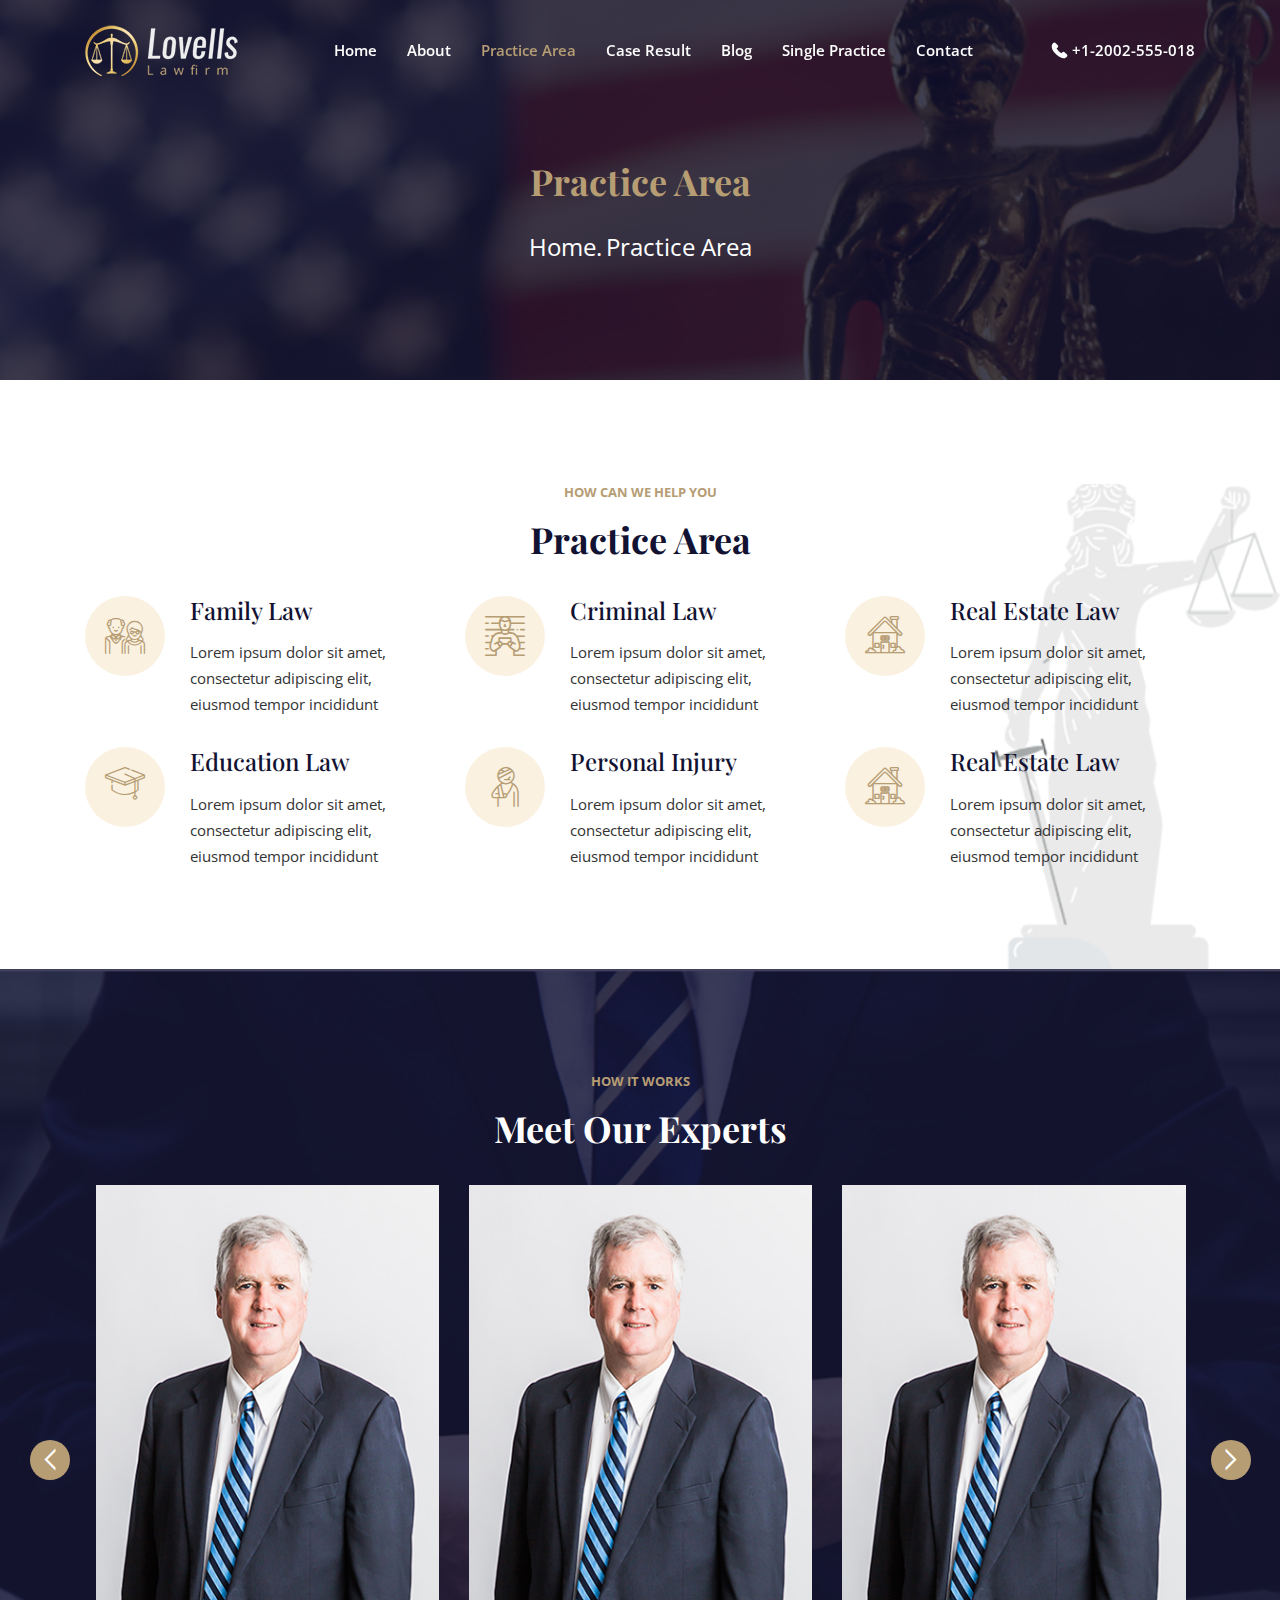
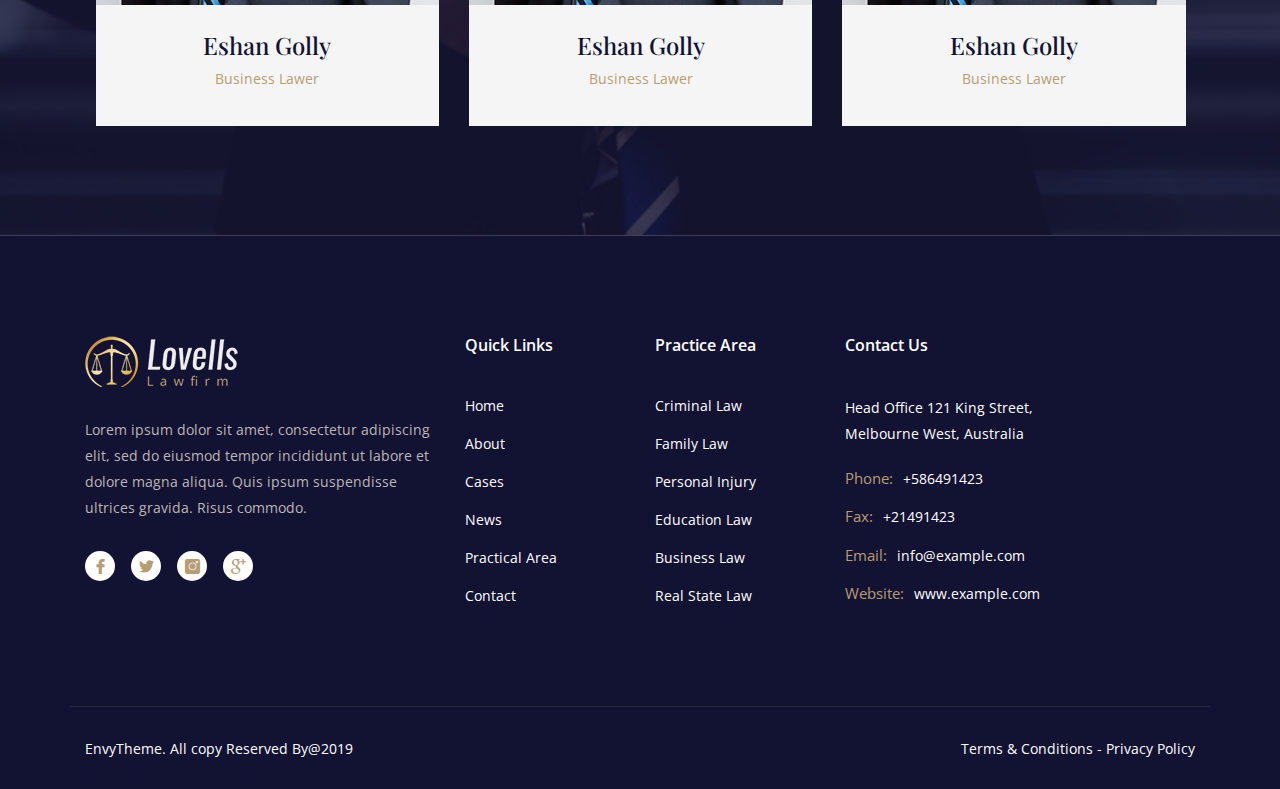
<file: practice.html>
<!doctype html>
<html lang="zxx">
    <head>
        <!-- Required meta tags -->
        <meta charset="utf-8">
        <meta name="viewport" content="width=device-width, initial-scale=1, shrink-to-fit=no">
        <meta http-equiv="X-UA-Compatible" content="ie=edge">

        <!-- Bootstrap CSS -->
        <link rel="stylesheet" href="assets/css/bootstrap.min.css">
        <!-- OWL Carousel CSS -->
        <link rel="stylesheet" href="assets/css/owl.carousel.min.css">
        <link rel="stylesheet" href="assets/css/owl.theme.default.min.css">
        <!-- Magnific Popup CSS -->
        <link rel="stylesheet" href="assets/css/magnific-popup.css">
        <!-- Icofont CSS-->
        <link rel="stylesheet" href="assets/css/icofont.min.css">
        <!-- Flaticon CSS -->
        <link rel="stylesheet" href="assets/fonts/flaticon.css">
        <!-- Meanmenu CSS -->
        <link rel="stylesheet" href="assets/css/meanmenu.css">
        <!-- Animate CSS -->
        <link rel="stylesheet" href="assets/css/animate.css">
        <!-- Style CSS -->
        <link rel="stylesheet" href="assets/css/style.css">
        <!-- Responsive CSS -->
        <link rel="stylesheet" href="assets/css/responsive.css">
 
        <title>Practice Area</title>
    </head>

    <body>

        <!-- Preloader -->
        <div class="loader">
            <div class="d-table">
                <div class="d-table-cell">
                    <div class="spinner"></div>
                </div>
            </div>
        </div>
        <!-- End Preloader -->

        <!-- Start Navbar Area -->
        <div class="navbar-area">
            <!-- Menu For Mobile Device -->
            <div class="mobile-nav">
                <a href="#" class="logo">
                    <img src="assets/img/home-one/logo.png" alt="Logo">
                </a>
            </div>

            <!-- Menu For Desktop Device -->
            <div class="main-nav">
                <nav class="navbar navbar-expand-md navbar-light fixed-top">
                    <div class="container">
                        <a class="navbar-brand" href="#">
                            <img src="assets/img/home-one/logo.png" alt="Logo">
                        </a>
                        <div class="collapse navbar-collapse mean-menu" id="navbarSupportedContent">
                            <ul class="navbar-nav m-auto">
                                <li class="nav-item">
                                    <a href="#" class="nav-link dropdown-toggle">Home</a>
                                    <ul class="dropdown-menu">
                                        <li class="nav-item">
                                            <a href="index.html" class="nav-link">Home Page 1</a>
                                        </li>
                                        <li class="nav-item">
                                            <a href="index-two.html" class="nav-link">Home Page 2</a>
                                        </li>
                                    </ul>
                                </li>
                                <li class="nav-item">
                                    <a href="about.html" class="nav-link">About</a>
                                </li>
                                <li class="nav-item">
                                    <a href="#" class="nav-link active">Practice Area</a>
                                </li>
                                <li class="nav-item">
                                    <a href="case.html" class="nav-link">Case Result</a>
                                </li>
                                <li class="nav-item">
                                    <a href="blog.html" class="nav-link">Blog</a>
                                </li>
                                <li class="nav-item">
                                    <a href="single.html" class="nav-link">Single Practice</a>
                                </li>
                                <li class="nav-item">
                                    <a href="contact.html" class="nav-link">Contact</a>
                                </li>
                            </ul>
                            <div class="nav-right">
                                <a href="#">
                                    <i class="flaticon-call-answer"></i>+1-2002-555-018
                                </a>
                            </div>
                        </div>
                    </div>
                </nav>  
            </div>
        </div>
        <!-- End Navbar Area -->

        <!-- Banner -->
        <div class="banner-area banner-img-six">
            <div class="d-table">
                <div class="d-table-cell">
                    <div class="container">
                        <div class="banner-item">
                            <h2>Practice Area</h2>
                            <ul>
                                <li><a href="index.html">Home.</a></li>
                                <li><a href="#">Practice Area</a></li>
                            </ul>
                        </div>
                    </div>
                </div>
            </div>
        </div>
        <!-- End Banner -->
 
        <!-- Practice -->
        <section class="practice-area bg-white pt-100 pb-70">
            <div class="container">
                <div class="common-head">
                    <span>How Can We Help you</span>
                    <h2>Practice Area</h2>
                </div>
                <div class="row">
                    <div class="col-sm-6 col-lg-4">
                        <div class="practice-item">
                            <i class="flaticon-couple"></i>
                            <div class="practice-inner">
                                <h3>Family Law</h3>
                                <p>Lorem ipsum dolor sit amet, consectetur adipiscing elit,  eiusmod tempor incididunt</p>
                            </div>
                        </div>
                    </div>
                    <div class="col-sm-6 col-lg-4">
                        <div class="practice-item">
                            <i class="flaticon-jail"></i>
                            <div class="practice-inner">
                                <h3>Criminal Law</h3>
                                <p>Lorem ipsum dolor sit amet, consectetur adipiscing elit,  eiusmod tempor incididunt</p>
                            </div>
                        </div>
                    </div>
                    <div class="col-sm-6 col-lg-4">
                        <div class="practice-item">
                            <i class="flaticon-architecture-and-city"></i>
                            <div class="practice-inner">
                                <h3>Real Estate Law</h3>
                                <p>Lorem ipsum dolor sit amet, consectetur adipiscing elit,  eiusmod tempor incididunt</p>
                            </div>
                        </div>
                    </div>
                    <div class="col-sm-6 col-lg-4">
                        <div class="practice-item">
                            <i class="flaticon-cap"></i>
                            <div class="practice-inner">
                                <h3>Education Law</h3>
                                <p>Lorem ipsum dolor sit amet, consectetur adipiscing elit,  eiusmod tempor incididunt</p>
                            </div>
                        </div>
                    </div>
                    <div class="col-sm-6 col-lg-4">
                        <div class="practice-item">
                            <i class="flaticon-wounded"></i>
                            <div class="practice-inner">
                                <h3>Personal Injury</h3>
                                <p>Lorem ipsum dolor sit amet, consectetur adipiscing elit,  eiusmod tempor incididunt</p>
                            </div>
                        </div>
                    </div>
                    <div class="col-sm-6 col-lg-4">
                        <div class="practice-item">
                            <i class="flaticon-architecture-and-city"></i>
                            <div class="practice-inner">
                                <h3>Real Estate Law</h3>
                                <p>Lorem ipsum dolor sit amet, consectetur adipiscing elit,  eiusmod tempor incididunt</p>
                            </div>
                        </div>
                    </div>
                </div>
            </div>
        </section>
        <!-- End Practice -->

        <!-- Experts -->
        <section class="expert-area p-expert-area ptb-100">
            <div class="container">
                <div class="common-head">
                    <span>How It Works</span>
                    <h2 class="text-white">Meet Our Experts</h2>
                </div>
                <div class="expert-slider owl-theme owl-carousel">
                    <div class="expert-item">
                        <img src="assets/img/home-two/expert/1.png" alt="Expert">
                        <div class="inner-expert">
                            <h3>Eshan Golly</h3>
                            <p>Business Lawer</p>
                            <ul>
                                <li><a href="#"><i class="flaticon-facebook-logo"></i></a></li>
                                <li><a href="#"><i class="flaticon-twitter"></i></a></li>
                                <li><a href="#"><i class="flaticon-instagram"></i></a></li>
                            </ul>
                        </div>
                    </div>
                    <div class="expert-item">
                        <img src="assets/img/home-two/expert/1.png" alt="Expert">
                        <div class="inner-expert">
                            <h3>Eshan Golly</h3>
                            <p>Business Lawer</p>
                            <ul>
                                <li><a href="#"><i class="flaticon-facebook-logo"></i></a></li>
                                <li><a href="#"><i class="flaticon-twitter"></i></a></li>
                                <li><a href="#"><i class="flaticon-instagram"></i></a></li>
                            </ul>
                        </div>
                    </div>
                    <div class="expert-item">
                        <img src="assets/img/home-two/expert/1.png" alt="Expert">
                        <div class="inner-expert">
                            <h3>Eshan Golly</h3>
                            <p>Business Lawer</p>
                            <ul>
                                <li><a href="#"><i class="flaticon-facebook-logo"></i></a></li>
                                <li><a href="#"><i class="flaticon-twitter"></i></a></li>
                                <li><a href="#"><i class="flaticon-instagram"></i></a></li>
                            </ul>
                        </div>
                    </div>
                    <div class="expert-item">
                        <img src="assets/img/home-two/expert/1.png" alt="Expert">
                        <div class="inner-expert">
                            <h3>Eshan Golly</h3>
                            <p>Business Lawer</p>
                            <ul>
                                <li><a href="#"><i class="flaticon-facebook-logo"></i></a></li>
                                <li><a href="#"><i class="flaticon-twitter"></i></a></li>
                                <li><a href="#"><i class="flaticon-instagram"></i></a></li>
                            </ul>
                        </div>
                    </div>
                </div>
            </div>
        </section>
        <!-- End Experts -->

        <!-- Contact -->
        <div class="contact-area a-contact-area pt-100 pb-70">
            <div class="container">
                <div class="row">
                    <div class="col-sm-6 col-lg-4 col-12">
                        <div class="contact-item">
                            <div class="contact-one">
                                <a href="#">
                                    <img src="assets/img/home-one/logo.png" alt="Logo">
                                </a>
                                <p>Lorem ipsum dolor sit amet, consectetur adipiscing elit, sed do eiusmod tempor incididunt ut labore et dolore magna aliqua. Quis ipsum suspendisse ultrices gravida. Risus commodo. </p>
                                <ul>
                                    <li>
                                        <a href="#">
                                            <i class="flaticon-facebook-logo"></i>
                                        </a>
                                    </li>
                                    <li>
                                        <a href="#">
                                            <i class="flaticon-twitter"></i>
                                        </a>
                                    </li>
                                    <li>
                                        <a href="#">
                                            <i class="flaticon-instagram"></i>
                                        </a>
                                    </li>
                                    <li>
                                        <a href="#">
                                            <i class="flaticon-google-plus-logo"></i>
                                        </a>
                                    </li>
                                </ul>
                            </div>
                        </div>
                    </div>
                    <div class="col-sm-6 col-lg-2 col-6">
                        <div class="contact-item">
                            <div class="contact-two">
                                <h3>Quick Links</h3>
                                <ul>
                                    <li>
                                        <a href="#">Home</a>
                                    </li>
                                    <li>
                                        <a href="#">About</a>
                                    </li>
                                    <li>
                                        <a href="#">Cases</a>
                                    </li>
                                    <li>
                                        <a href="#">News</a>
                                    </li>
                                    <li>
                                        <a href="#">Practical Area</a>
                                    </li>
                                    <li>
                                        <a href="#">Contact</a>
                                    </li>
                                </ul>
                            </div>
                        </div>
                    </div>
                    <div class="col-sm-6 col-lg-2 col-6">
                        <div class="contact-item">
                            <div class="contact-two">
                                <h3>Practice Area</h3>
                                <ul>
                                    <li>
                                        <a href="#">Criminal Law</a>
                                    </li>
                                    <li>
                                        <a href="#">Family Law</a>
                                    </li>
                                    <li>
                                        <a href="#">Personal Injury</a>
                                    </li>
                                    <li>
                                        <a href="#">Education Law</a>
                                    </li>
                                    <li>
                                        <a href="#">Business Law</a>
                                    </li>
                                    <li>
                                        <a href="#">Real State Law</a>
                                    </li>
                                </ul>
                            </div>
                        </div>
                    </div>
                    <div class="col-sm-6 col-lg-4">
                        <div class="contact-item">
                            <div class="contact-three">
                                <h3>Contact Us</h3>
                                <p>Head Office 121 King Street, <br> Melbourne West, Australia</p>
                                <ul>
                                    <li>
                                        <span>Phone: </span><a href="#">+586491423</a>
                                    </li>               
                                    <li>
                                        <span>Fax: </span><a href="#">+21491423</a>
                                    </li>
                                    <li>
                                        <span>Email: </span><a href="#">info@example.com</a>
                                    </li>
                                    <li>
                                        <span>Website: </span><a href="#">www.example.com</a>
                                    </li>
                                </ul>
                            </div>
                        </div>
                    </div>
                </div>
            </div>
        </div>
        <!-- End Contact -->

        <!-- Footer -->
        <footer>
            <div class="container">
                <div class="row footer-area">
                    <div class="col-lg-6">
                        <div class="footer-item">
                            <a href="#">EnvyTheme. </a> <span>All copy Reserved By@2019</span>
                        </div>
                    </div>
                    <div class="col-lg-6">
                        <div class="footer-item footer-right">
                            <a href="#">Terms & Conditions</a> <span>-</span> <a href="#">Privacy Policy</a>
                        </div>
                    </div>
                </div>
            </div>
        </footer>
        <!-- End Footer -->





        <!-- Optional JavaScript -->
        <!-- jQuery first, then Popper.js, then Bootstrap JS -->
        <script src="assets/js/jquery-2.2.4.min.js"></script>
        <script src="assets/js/popper.min.js"></script>
        <script src="assets/js/bootstrap.min.js"></script>
        <!-- Magnific Popup JS -->
        <script src="assets/js/jquery.magnific-popup.min.js"></script>
        <!-- Carousel JS -->
        <script src="assets/js/owl.carousel.min.js"></script>
        <!-- Counter jS -->
        <script src="assets/js/jquery.counterup.min.js"></script>
        <script src="assets/js/waypoints.min.js"></script>
        <!-- Meanmenu JS -->
        <script src="assets/js/meanmenu.js"></script>
        <!-- Wow JS -->
        <script src="assets/js/wow.min.js"></script>
        <!-- Custom JS -->
        <script src="assets/js/custom.js"></script>
    </body>
</html>
</file>
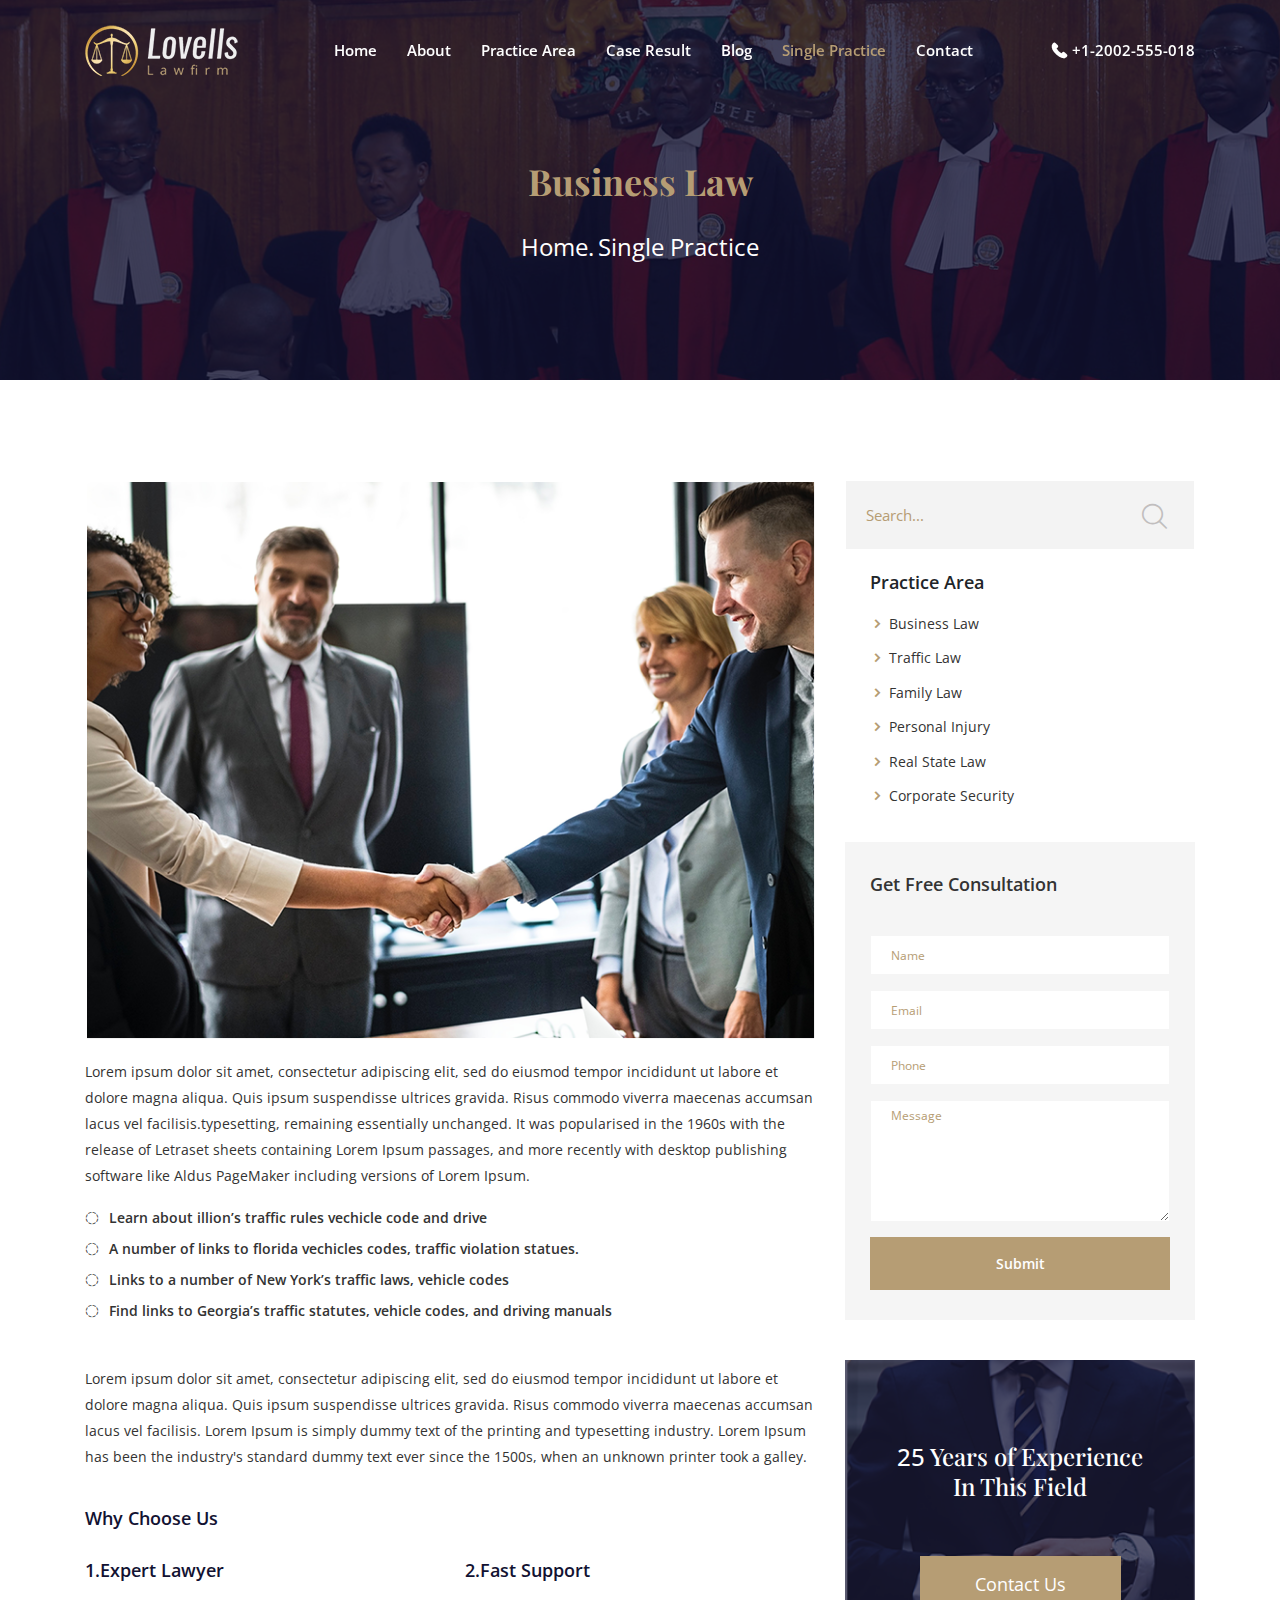
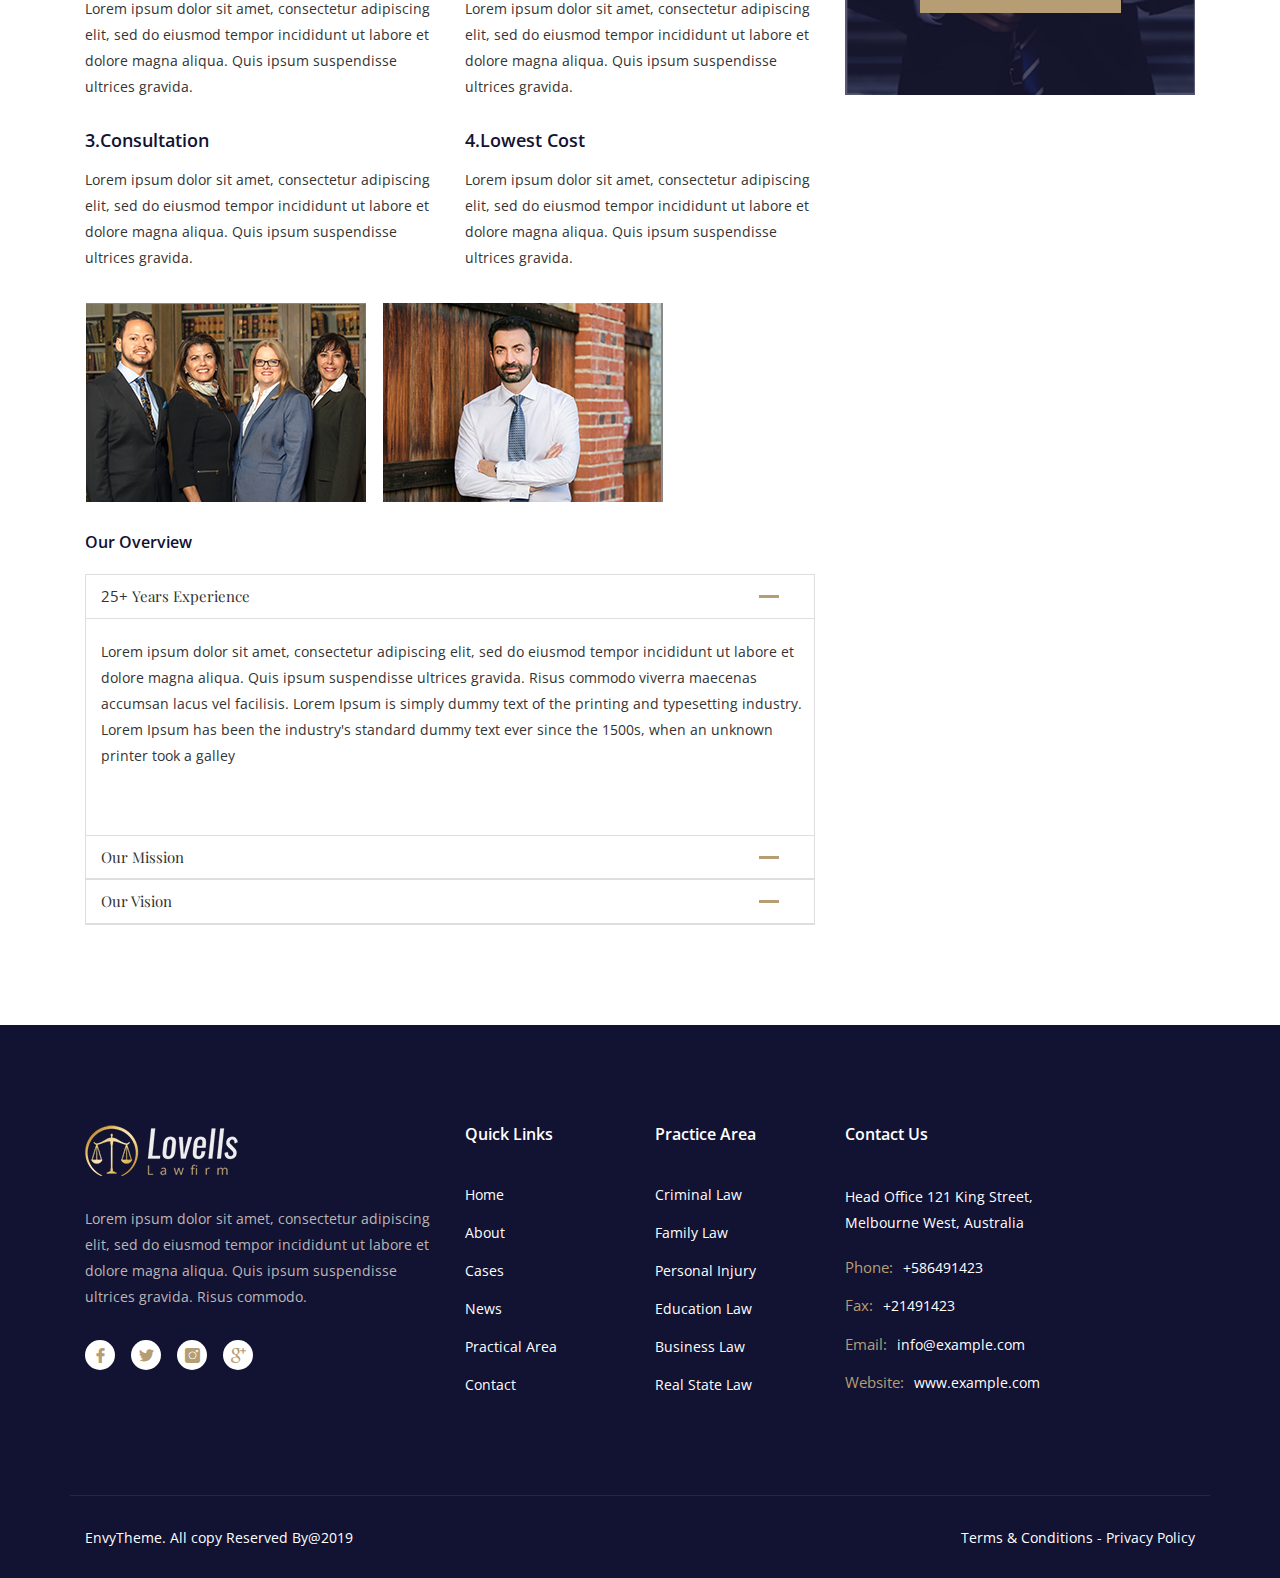
<file: single.html>
<!doctype html>
<html lang="zxx">
    <head>
        <!-- Required meta tags -->
        <meta charset="utf-8">
        <meta name="viewport" content="width=device-width, initial-scale=1, shrink-to-fit=no">
        <meta http-equiv="X-UA-Compatible" content="ie=edge">

        <!-- Bootstrap CSS -->
        <link rel="stylesheet" href="assets/css/bootstrap.min.css">
        <!-- OWL Carousel CSS -->
        <link rel="stylesheet" href="assets/css/owl.carousel.min.css">
        <link rel="stylesheet" href="assets/css/owl.theme.default.min.css">
        <!-- Magnific Popup CSS -->
        <link rel="stylesheet" href="assets/css/magnific-popup.css">
        <!-- Icofont CSS-->
        <link rel="stylesheet" href="assets/css/icofont.min.css">
        <!-- Flaticon CSS -->
        <link rel="stylesheet" href="assets/fonts/flaticon.css">
        <!-- Meanmenu CSS -->
        <link rel="stylesheet" href="assets/css/meanmenu.css">
        <!-- Animate CSS -->
        <link rel="stylesheet" href="assets/css/animate.css">
        <!-- Style CSS -->
        <link rel="stylesheet" href="assets/css/style.css">
        <!-- Responsive CSS -->
        <link rel="stylesheet" href="assets/css/responsive.css">
 
        <title>Single Practice</title>
    </head>

    <body>

        <!-- Preloader -->
        <div class="loader">
            <div class="d-table">
                <div class="d-table-cell">
                    <div class="spinner"></div>
                </div>
            </div>
        </div>
        <!-- End Preloader -->

        <!-- Start Navbar Area -->
        <div class="navbar-area">
            <!-- Menu For Mobile Device -->
            <div class="mobile-nav">
                <a href="#" class="logo">
                    <img src="assets/img/home-one/logo.png" alt="Logo">
                </a>
            </div>

            <!-- Menu For Desktop Device -->
            <div class="main-nav">
                <nav class="navbar navbar-expand-md navbar-light fixed-top">
                    <div class="container">
                        <a class="navbar-brand" href="#">
                            <img src="assets/img/home-one/logo.png" alt="Logo">
                        </a>
                        <div class="collapse navbar-collapse mean-menu" id="navbarSupportedContent">
                            <ul class="navbar-nav m-auto">
                                <li class="nav-item">
                                    <a href="#" class="nav-link dropdown-toggle">Home</a>
                                    <ul class="dropdown-menu">
                                        <li class="nav-item">
                                            <a href="index.html" class="nav-link">Home Page 1</a>
                                        </li>
                                        <li class="nav-item">
                                            <a href="index-two.html" class="nav-link">Home Page 2</a>
                                        </li>
                                    </ul>
                                </li>
                                <li class="nav-item">
                                    <a href="about.html" class="nav-link">About</a>
                                </li>
                                <li class="nav-item">
                                    <a href="practice.html" class="nav-link">Practice Area</a>
                                </li>
                                <li class="nav-item">
                                    <a href="case.html" class="nav-link">Case Result</a>
                                </li>
                                <li class="nav-item">
                                    <a href="blog.html" class="nav-link">Blog</a>
                                </li>
                                <li class="nav-item">
                                    <a href="#" class="nav-link active">Single Practice</a>
                                </li>
                                <li class="nav-item">
                                    <a href="contact.html" class="nav-link">Contact</a>
                                </li>
                            </ul>
                            <div class="nav-right">
                                <a href="#">
                                    <i class="flaticon-call-answer"></i>+1-2002-555-018
                                </a>
                            </div>
                        </div>
                    </div>
                </nav>  
            </div>
        </div>
        <!-- End Navbar Area -->

        <!-- Banner -->
        <div class="banner-area banner-img-four">
            <div class="d-table">
                <div class="d-table-cell">
                    <div class="container">
                        <div class="banner-item">
                            <h2>Business Law</h2>
                            <ul>
                                <li><a href="index.html">Home.</a></li>
                                <li><a href="#">Single Practice</a></li>
                            </ul>
                        </div>
                    </div>
                </div>
            </div>
        </div>
        <!-- End Banner -->
 
        <!-- General -->
        <div class="case-area pt-100 pb-70">
            <div class="container">
                <div class="row">
                    <div class="col-lg-8">
                        <div class="single-practice-item">
                            <div class="single-practice-one">
                                <img src="assets/img/single/2.png" alt="Practice">
                                <p>Lorem ipsum dolor sit amet, consectetur adipiscing elit, sed do eiusmod tempor incididunt ut labore et dolore magna aliqua. Quis ipsum suspendisse ultrices gravida. Risus commodo viverra maecenas accumsan lacus vel facilisis.typesetting, remaining essentially unchanged. It was popularised in the 1960s with the release of Letraset sheets containing Lorem Ipsum passages, and more recently with desktop publishing software like Aldus PageMaker including versions of Lorem Ipsum. </p>
                                <ul>
                                    <li>
                                        <a href="#">
                                            <i class="icofont-spinner-alt-4"></i>Learn about illion’s traffic rules vechicle code and drive
                                        </a>
                                    </li>
                                    <li>
                                        <a href="#">
                                            <i class="icofont-spinner-alt-4"></i>A number of links to  florida vechicles codes, traffic violation statues.
                                        </a>
                                    </li>
                                    <li>
                                        <a href="#">
                                            <i class="icofont-spinner-alt-4"></i>Links to a number of New York’s traffic laws, vehicle codes
                                        </a>
                                    </li>
                                    <li>
                                        <a href="#">
                                            <i class="icofont-spinner-alt-4"></i>Find links to Georgia’s traffic statutes, vehicle codes, and driving manuals
                                        </a>
                                    </li>
                                </ul>
                                <p>Lorem ipsum dolor sit amet, consectetur adipiscing elit, sed do eiusmod tempor incididunt ut labore et dolore magna aliqua. Quis ipsum suspendisse ultrices gravida. Risus commodo viverra maecenas accumsan lacus vel facilisis. Lorem Ipsum is simply dummy text of the printing and typesetting industry. Lorem Ipsum has been the industry's standard dummy text ever since the 1500s, when an unknown printer took a galley. </p>
                            </div>
                            <div class="single-practice-two">
                                <h2>Why Choose Us</h2>
                                <div class="row">
                                    <div class="col-sm-6 col-lg-6">
                                        <div class="choose-single">
                                            <h3>1.Expert Lawyer</h3>
                                            <p>Lorem ipsum dolor sit amet, consectetur adipiscing elit, sed do eiusmod tempor incididunt ut labore et dolore magna aliqua. Quis ipsum suspendisse ultrices gravida.</p>
                                        </div>
                                    </div>
                                    <div class="col-sm-6 col-lg-6">
                                        <div class="choose-single">
                                            <h3>2.Fast Support</h3>
                                            <p>Lorem ipsum dolor sit amet, consectetur adipiscing elit, sed do eiusmod tempor incididunt ut labore et dolore magna aliqua. Quis ipsum suspendisse ultrices gravida.</p>
                                        </div>
                                    </div>
                                    <div class="col-sm-6 col-lg-6">
                                        <div class="choose-single">
                                            <h3>3.Consultation</h3>
                                            <p>Lorem ipsum dolor sit amet, consectetur adipiscing elit, sed do eiusmod tempor incididunt ut labore et dolore magna aliqua. Quis ipsum suspendisse ultrices gravida.</p>
                                        </div>
                                    </div>
                                    <div class="col-sm-6 col-lg-6">
                                        <div class="choose-single">
                                            <h3>4.Lowest Cost</h3>
                                            <p>Lorem ipsum dolor sit amet, consectetur adipiscing elit, sed do eiusmod tempor incididunt ut labore et dolore magna aliqua. Quis ipsum suspendisse ultrices gravida.</p>
                                        </div>
                                    </div>
                                </div>
                                <img src="assets/img/single/3.png" alt="Image">
                                <img src="assets/img/single/4.png" alt="Image">
                            </div>
                            <div class="accordion-area">
                                <h3>Our Overview</h3>
                                <ul class="accordion">
                                    <li>
                                        <a><span>25+</span> Years Experience</a>
                                        <p>Lorem ipsum dolor sit amet, consectetur adipiscing elit, sed do eiusmod tempor incididunt ut labore et dolore magna aliqua. Quis ipsum suspendisse ultrices gravida. Risus commodo viverra maecenas accumsan lacus vel facilisis. Lorem Ipsum is simply dummy text of the printing and typesetting industry. Lorem Ipsum has been the industry's standard dummy text ever since the 1500s, when an unknown printer took a galley </p>
                                    </li>
                                    <li>
                                        <a>Our Mission</a>
                                        <p>Lorem ipsum dolor sit amet, consectetur adipiscing elit, sed do eiusmod tempor incididunt ut labore et dolore magna aliqua. Quis ipsum suspendisse ultrices gravida. Risus commodo viverra maecenas accumsan lacus vel facilisis. Lorem Ipsum is simply dummy text of the printing and typesetting industry. Lorem Ipsum has been the industry's standard dummy text ever since the 1500s, when an unknown printer took a galley </p>
                                    </li>
                                    <li>
                                        <a>Our Vision</a>
                                        <p>Lorem ipsum dolor sit amet, consectetur adipiscing elit, sed do eiusmod tempor incididunt ut labore et dolore magna aliqua. Quis ipsum suspendisse ultrices gravida. Risus commodo viverra maecenas accumsan lacus vel facilisis. Lorem Ipsum is simply dummy text of the printing and typesetting industry. Lorem Ipsum has been the industry's standard dummy text ever since the 1500s, when an unknown printer took a galley </p>
                                    </li>
                                </ul>
                            </div>
                        </div>
                    </div>
                    <div class="col-lg-4">
                        <div class="search-area b-search-area">
                            <form>
                                <input class="form-control" type="search" placeholder="Search..." aria-label="Search">
                                <button class="btn search-area-btn" type="submit"><i class="icofont-search"></i></button>
                            </form>
                            <h3>Practice Area</h3>
                            <ul>
                                <li>
                                    <i class="icofont-simple-right"></i>
                                    <a href="#">Business Law</a>
                                </li>
                                <li>
                                    <i class="icofont-simple-right"></i>
                                    <a href="#">Traffic Law</a>
                                </li>
                                <li>
                                    <i class="icofont-simple-right"></i>
                                    <a href="#">Family Law</a>
                                </li>
                                <li>
                                    <i class="icofont-simple-right"></i>
                                    <a href="#">Personal Injury</a>
                                </li>
                                <li>
                                    <i class="icofont-simple-right"></i>
                                    <a href="#">Real State Law</a>
                                </li>
                                <li>
                                    <i class="icofont-simple-right"></i>
                                    <a href="#">Corporate Security</a>
                                </li>
                            </ul>
                            <div class="blog-form-two">
                                <h3>Get Free Consultation</h3>
                                <form>
                                    <div class="row">
                                        <div class="col-lg-12">
                                            <div class="form-group">
                                                <input type="text" class="form-control" placeholder="Name">
                                            </div>
                                        </div>
                                        <div class="col-lg-12">
                                            <div class="form-group">
                                                <input type="email" class="form-control" placeholder="Email">
                                            </div> 
                                        </div>
                                        <div class="col-lg-12">
                                            <div class="form-group">
                                                <input type="text" class="form-control" placeholder="Phone">
                                            </div> 
                                        </div>
                                    </div>
                                    <div class="form-group">
                                        <textarea class="form-control" id="your_comment" rows="6" placeholder="Message"></textarea>
                                    </div>
                                    
                                    <div class="text-left">
                                        <button type="submit" class="btn blog-btn-two">Submit</button>
                                    </div>
                                </form>
                            </div>
                            <div class="field-wrap">
                                <div class="d-table">
                                    <div class="d-table-cell">
                                        <h2><span>25</span> Years of Experience In This Field</h2>
                                        <a href="#">Contact Us</a>
                                    </div>
                                </div>
                            </div>
                        </div>
                    </div>
                </div>
            </div>
        </div>
        <!-- End General -->

        <!-- Contact -->
        <div class="contact-area a-contact-area pt-100 pb-70">
            <div class="container">
                <div class="row">
                    <div class="col-sm-6 col-lg-4 col-12">
                        <div class="contact-item">
                            <div class="contact-one">
                                <a href="#">
                                    <img src="assets/img/home-one/logo.png" alt="Logo">
                                </a>
                                <p>Lorem ipsum dolor sit amet, consectetur adipiscing elit, sed do eiusmod tempor incididunt ut labore et dolore magna aliqua. Quis ipsum suspendisse ultrices gravida. Risus commodo. </p>
                                <ul>
                                    <li>
                                        <a href="#">
                                            <i class="flaticon-facebook-logo"></i>
                                        </a>
                                    </li>
                                    <li>
                                        <a href="#">
                                            <i class="flaticon-twitter"></i>
                                        </a>
                                    </li>
                                    <li>
                                        <a href="#">
                                            <i class="flaticon-instagram"></i>
                                        </a>
                                    </li>
                                    <li>
                                        <a href="#">
                                            <i class="flaticon-google-plus-logo"></i>
                                        </a>
                                    </li>
                                </ul>
                            </div>
                        </div>
                    </div>
                    <div class="col-sm-6 col-lg-2 col-6">
                        <div class="contact-item">
                            <div class="contact-two">
                                <h3>Quick Links</h3>
                                <ul>
                                    <li>
                                        <a href="#">Home</a>
                                    </li>
                                    <li>
                                        <a href="#">About</a>
                                    </li>
                                    <li>
                                        <a href="#">Cases</a>
                                    </li>
                                    <li>
                                        <a href="#">News</a>
                                    </li>
                                    <li>
                                        <a href="#">Practical Area</a>
                                    </li>
                                    <li>
                                        <a href="#">Contact</a>
                                    </li>
                                </ul>
                            </div>
                        </div>
                    </div>
                    <div class="col-sm-6 col-lg-2 col-6">
                        <div class="contact-item">
                            <div class="contact-two">
                                <h3>Practice Area</h3>
                                <ul>
                                    <li>
                                        <a href="#">Criminal Law</a>
                                    </li>
                                    <li>
                                        <a href="#">Family Law</a>
                                    </li>
                                    <li>
                                        <a href="#">Personal Injury</a>
                                    </li>
                                    <li>
                                        <a href="#">Education Law</a>
                                    </li>
                                    <li>
                                        <a href="#">Business Law</a>
                                    </li>
                                    <li>
                                        <a href="#">Real State Law</a>
                                    </li>
                                </ul>
                            </div>
                        </div>
                    </div>
                    <div class="col-sm-6 col-lg-4">
                        <div class="contact-item">
                            <div class="contact-three">
                                <h3>Contact Us</h3>
                                <p>Head Office 121 King Street, <br> Melbourne West, Australia</p>
                                <ul>
                                    <li>
                                        <span>Phone: </span><a href="#">+586491423</a>
                                    </li>               
                                    <li>
                                        <span>Fax: </span><a href="#">+21491423</a>
                                    </li>
                                    <li>
                                        <span>Email: </span><a href="#">info@example.com</a>
                                    </li>
                                    <li>
                                        <span>Website: </span><a href="#">www.example.com</a>
                                    </li>
                                </ul>
                            </div>
                        </div>
                    </div>
                </div>
            </div>
        </div>
        <!-- End Contact -->

        <!-- Footer -->
        <footer>
            <div class="container">
                <div class="row footer-area">
                    <div class="col-lg-6">
                        <div class="footer-item">
                            <a href="#">EnvyTheme. </a> <span>All copy Reserved By@2019</span>
                        </div>
                    </div>
                    <div class="col-lg-6">
                        <div class="footer-item footer-right">
                            <a href="#">Terms & Conditions</a> <span>-</span> <a href="#">Privacy Policy</a>
                        </div>
                    </div>
                </div>
            </div>
        </footer>
        <!-- End Footer -->





        <!-- Optional JavaScript -->
        <!-- jQuery first, then Popper.js, then Bootstrap JS -->
        <script src="assets/js/jquery-2.2.4.min.js"></script>
        <script src="assets/js/popper.min.js"></script>
        <script src="assets/js/bootstrap.min.js"></script>
        <!-- Magnific Popup JS -->
        <script src="assets/js/jquery.magnific-popup.min.js"></script>
        <!-- Carousel JS -->
        <script src="assets/js/owl.carousel.min.js"></script>
        <!-- Counter jS -->
        <script src="assets/js/jquery.counterup.min.js"></script>
        <script src="assets/js/waypoints.min.js"></script>
        <!-- Meanmenu JS -->
        <script src="assets/js/meanmenu.js"></script>
        <!-- Wow JS -->
        <script src="assets/js/wow.min.js"></script>
        <!-- Custom JS -->
        <script src="assets/js/custom.js"></script>
    </body>
</html>
</file>
<file: assets/fonts/flaticon.css>
/*
  	Flaticon icon font: Flaticon
  	Creation date: 17/12/2019 08:04
  	*/

@font-face {
  font-family: "Flaticon";
  src: url("./Flaticon.eot");
  src: url("./Flaticon.eot?#iefix") format("embedded-opentype"),
       url("./Flaticon.woff2") format("woff2"),
       url("./Flaticon.woff") format("woff"),
       url("./Flaticon.ttf") format("truetype"),
       url("./Flaticon.svg#Flaticon") format("svg");
  font-weight: normal;
  font-style: normal;
}

@media screen and (-webkit-min-device-pixel-ratio:0) {
  @font-face {
    font-family: "Flaticon";
    src: url("./Flaticon.svg#Flaticon") format("svg");
  }
}

[class^="flaticon-"]:before, [class*=" flaticon-"]:before,
[class^="flaticon-"]:after, [class*=" flaticon-"]:after {   
  font-family: Flaticon;
font-style: normal;
}

.flaticon-call-answer:before { content: "\f100"; }
.flaticon-right-chevron:before { content: "\f101"; }
.flaticon-left-chevron:before { content: "\f102"; }
.flaticon-auction:before { content: "\f103"; }
.flaticon-dedication:before { content: "\f104"; }
.flaticon-success:before { content: "\f105"; }
.flaticon-correct-signal:before { content: "\f106"; }
.flaticon-couple:before { content: "\f107"; }
.flaticon-jail:before { content: "\f108"; }
.flaticon-architecture-and-city:before { content: "\f109"; }
.flaticon-wounded:before { content: "\f10a"; }
.flaticon-cap:before { content: "\f10b"; }
.flaticon-auction-1:before { content: "\f10c"; }
.flaticon-trust:before { content: "\f10d"; }
.flaticon-medal:before { content: "\f10e"; }
.flaticon-suitcase:before { content: "\f10f"; }
.flaticon-quotation:before { content: "\f110"; }
.flaticon-man-user:before { content: "\f111"; }
.flaticon-calendar:before { content: "\f112"; }
.flaticon-facebook-logo:before { content: "\f113"; }
.flaticon-twitter:before { content: "\f114"; }
.flaticon-instagram:before { content: "\f115"; }
.flaticon-google-plus-logo:before { content: "\f116"; }
.flaticon-play-button:before { content: "\f117"; }
.flaticon-court:before { content: "\f118"; }
.flaticon-handcuffs:before { content: "\f119"; }
</file>
<file: assets/css/meanmenu.css>
@import url("https://fonts.googleapis.com/css?family=Oswald:200,300,400,500,600,700");
body {
    font-family: "Oswald", sans-serif;
    padding: 0;
    margin: 0;
    font-size: 15px;
    background-color: #f1f1f1;
}

a.meanmenu-reveal {
	display: none;
}
/* when under viewport size, .mean-container is added to body */
.mean-container .mean-bar {
	float: left;
	width: 100%;
	position: absolute;
	background: transparent;
	padding: 20px 0 0;
	z-index: 999;
	border-bottom: 1px solid rgba(0, 0, 0, 0.03);
	height: 55px;
}
.mean-container a.meanmenu-reveal {
	width: 35px;
	height: 30px;
	padding: 12px 15px 0 0;
	position: absolute;
	right: 0;
	cursor: pointer;
	color: #ffffff;
	text-decoration: none;
	font-size: 16px;
	text-indent: -9999em;
	line-height: 22px;
	font-size: 1px;
	display: block;
	font-weight: 700;
}
.mean-container a.meanmenu-reveal span {
	display: block;
	background: #ffffff;
	height: 4px;
    margin-top: 3px;
    border-radius: 3px;
}
.mean-container .mean-nav {
	float: left;
	width: 100%;
	background: #ffffff;
	margin-top: 55px;
}
.mean-container .mean-nav ul {
	padding: 0;
	margin: 0;
	width: 100%;
	border: none;
	list-style-type: none;
}
.mean-container .mean-nav ul li {
	position: relative;
	float: left;
	width: 100%;
}
.mean-container .mean-nav ul li a {
	display: block;
	float: left;
	width: 90%;
	padding: 1em 5%;
	margin: 0;
	text-align: left;
	color: #677294;
	border-top: 1px solid #DBEEFD;
	text-decoration: none;
}
.mean-container .mean-nav ul li a.active {
	color: #000000;
}
.mean-container .mean-nav ul li li a {
	width: 80%;
	padding: 1em 10%;
	color: #677294;
	border-top: 1px solid #DBEEFD;
	opacity: 1;
	filter: alpha(opacity=75);
	text-shadow: none !important;
	visibility: visible;
	text-transform: none;
	font-size: 14px;
}
.mean-container .mean-nav ul li.mean-last a {
	border-bottom: none;
	margin-bottom: 0;
}
.mean-container .mean-nav ul li li li a {
	width: 70%;
	padding: 1em 15%;
}
.mean-container .mean-nav ul li li li li a {
	width: 60%;
	padding: 1em 20%;
}
.mean-container .mean-nav ul li li li li li a {
	width: 50%;
	padding: 1em 25%;
}
.mean-container .mean-nav ul li a:hover {
	background: #252525;
	background: rgba(255,255,255,0.1);
}
.mean-container .mean-nav ul li a.mean-expand {
	margin-top: 3px;
	width: 100%;
	height: 24px;
	padding: 12px !important;
	text-align: right ;
	position: absolute;
	right: 0;
	top: 0;
	z-index: 2;
	font-weight: 700;
	background: transparent;
	border: none !important;
}
.mean-container .mean-push {
	float: left;
	width: 100%;
	padding: 0;
	margin: 0;
	clear: both;
}
.mean-nav .wrapper {
	width: 100%;
	padding: 0;
	margin: 0;
}
/* Fix for box sizing on Foundation Framework etc. */
.mean-container .mean-bar, .mean-container .mean-bar * {
	-webkit-box-sizing: content-box;
	-moz-box-sizing: content-box;
	box-sizing: content-box;
}
.mean-remove {
	display: none !important;
}
.mobile-nav {
    display: none;
}
.mobile-nav.mean-container .mean-nav ul li a.active {
    color: #FF2D55;
}
.main-nav {
    background: #000;
    position: absolute;
    top: 0;
    left: 0;
    padding-top: 15px;
    padding-bottom: 15px;
    width: 100%;
    z-index: 999;
    height: auto;
}
.mean-nav .dropdown-toggle::after {
	display: none;
}
.navbar-light .navbar-brand, .navbar-light .navbar-brand:hover {
    color: #fff;
    font-weight: bold;
    text-transform: uppercase;
}
.main-nav nav ul {
    padding: 0;
    margin: 0;
    list-style-type: none;
}
.main-nav nav .navbar-nav .nav-item {
    position: relative;
    padding: 15px 0;
}
.main-nav nav .navbar-nav .nav-item a {
    font-weight: 500;
    font-size: 16px;
    text-transform: uppercase;
    color: #ffffff;
    padding-left: 0;
    padding-right: 0;
    padding-top: 0;
    padding-bottom: 0;
    margin-left: 15px;
    margin-right: 15px;
}
.main-nav nav .navbar-nav .nav-item a:hover, 
.main-nav nav .navbar-nav .nav-item a:focus, 
.main-nav nav .navbar-nav .nav-item a.active {
    color: #FF2D55;
}
.main-nav nav .navbar-nav .nav-item:hover a {
    color: #FF2D55;
}
.main-nav nav .navbar-nav .nav-item .dropdown-menu {
    -webkit-box-shadow: 0 0 30px 0 rgba(0, 0, 0, 0.05);
            box-shadow: 0 0 30px 0 rgba(0, 0, 0, 0.05);
    background: #0d1028;
    position: absolute;
    top: 80px;
    left: 0;
    width: 250px;
    z-index: 99;
    display: block;
    padding-top: 20px;
    padding-left: 5px;
    padding-right: 5px;
    padding-bottom: 20px;
    opacity: 0;
    visibility: hidden;
    -webkit-transition: all 0.3s ease-in-out;
    transition: all 0.3s ease-in-out;
}
.main-nav nav .navbar-nav .nav-item .dropdown-menu li {
    position: relative;
    padding: 0;
}
.main-nav nav .navbar-nav .nav-item .dropdown-menu li a {
    font-size: 15px;
    font-weight: 500;
    text-transform: capitalize;
    padding: 9px 15px;
    margin: 0;
    display: block;
    color: #ffffff;
}
.main-nav nav .navbar-nav .nav-item .dropdown-menu li a:hover, 
.main-nav nav .navbar-nav .nav-item .dropdown-menu li a:focus, 
.main-nav nav .navbar-nav .nav-item .dropdown-menu li a.active {
    color: #FF2D55;
}
.main-nav nav .navbar-nav .nav-item .dropdown-menu li .dropdown-menu {
    position: absolute;
    left: -100%;
    top: 0;
    opacity: 0 !important;
    visibility: hidden !important;
}
.main-nav nav .navbar-nav .nav-item .dropdown-menu li:hover .dropdown-menu {
    opacity: 1 !important;
    visibility: visible !important;
    top: -20px !important;
}
.main-nav nav .navbar-nav .nav-item .dropdown-menu li .dropdown-menu li .dropdown-menu {
    position: absolute;
    left: -100%;
    top: 0;
    opacity: 0 !important;
    visibility: hidden !important;
}
.main-nav nav .navbar-nav .nav-item .dropdown-menu li:hover .dropdown-menu li:hover .dropdown-menu {
    opacity: 1 !important;
    visibility: visible !important;
    top: -20px !important;
}
.main-nav nav .navbar-nav .nav-item .dropdown-menu li .dropdown-menu li a {
    color: #ffffff;
    text-transform: capitalize;
}
.main-nav nav .navbar-nav .nav-item .dropdown-menu li .dropdown-menu li a:hover, 
.main-nav nav .navbar-nav .nav-item .dropdown-menu li .dropdown-menu li a:focus, 
.main-nav nav .navbar-nav .nav-item .dropdown-menu li .dropdown-menu li a.active {
    color: #FF2D55;
}
.main-nav nav .navbar-nav .nav-item .dropdown-menu li:hover a {
    color: #FF2D55;
}
.main-nav nav .navbar-nav .nav-item:hover ul {
    opacity: 1;
    visibility: visible;
    top: 100%;
}
.main-nav nav .navbar-nav .nav-item:last-child .dropdown-menu {
    left: auto;
    right: 0;
}

/* Responsive Style */
@media only screen and (max-width: 991px) {
    .mobile-nav {
        display: block;
        position: relative;
    }
    .mobile-nav .logo {
		text-decoration: none;
        position: absolute;
        top: 11px;
        z-index: 999;
        left: 15px;
        color: #fff;
        font-weight: bold;
        text-transform: uppercase;
        font-size: 20px;
    }
    .mean-container .mean-bar {
        background-color: #000;
        padding: 0;
    }
    .mean-container a.meanmenu-reveal {
        padding: 15px 15px 0 0;
    }
    .mobile-nav nav .navbar-nav .nav-item a i {
        display: none;
    }
    .main-nav {
        display: none !important;
    }
}
</file>
<file: assets/css/style.css>
/* Recomended fonts by PSD */
@import url("https://fonts.googleapis.com/css?family=Open+Sans:400,600,700,800&display=swap");
@import url("https://fonts.googleapis.com/css?family=Playfair+Display:400,700,900&display=swap");
@import url("https://fonts.googleapis.com/css?family=Poppins:500,600&display=swap");
@import url("https://fonts.googleapis.com/css?family=Muli&display=swap");
/* End Recomended fonts by PSD */
body {
  background-color: #fff;
  font-family: "Open Sans", sans-serif;
}

h1, h2, h3, h4, h5, h6 {
  font-family: "Playfair Display", serif;
}

a {
  -webkit-transition: .5s all ease;
  transition: .5s all ease;
}

a:hover {
  text-decoration: none;
}

p {
  font-size: 15px;
  line-height: 26px;
}

img {
  max-width: 100%;
}

.d-table {
  width: 100%;
  height: 100%;
}

.d-table-cell {
  vertical-align: middle;
}

.ptb-100 {
  padding-top: 100px;
  padding-bottom: 100px;
}

.ptb-50 {
  padding-top: 50px;
  padding-bottom: 50px;
}

.pt-100 {
  padding-top: 100px;
}

.pb-70 {
  padding-bottom: 70px;
}

.pb-100 {
  padding-bottom: 100px;
}

button:focus {
  outline: 0;
}

/*-- End Typography --*/
/*-- Preloader --*/
.loader {
  position: fixed;
  z-index: 99999;
  width: 100%;
  height: 100%;
  left: 0;
  top: 0;
  background-color: #121232;
}

.spinner {
  width: 40px;
  height: 40px;
  background-color: #fff;
  margin: 100px auto;
  -webkit-animation: sk-rotateplane 1.2s infinite ease-in-out;
  animation: sk-rotateplane 1.2s infinite ease-in-out;
}

@-webkit-keyframes sk-rotateplane {
  0% {
    -webkit-transform: perspective(120px);
  }
  50% {
    -webkit-transform: perspective(120px) rotateY(180deg);
  }
  100% {
    -webkit-transform: perspective(120px) rotateY(180deg) rotateX(180deg);
  }
}

@keyframes sk-rotateplane {
  0% {
    transform: perspective(120px) rotateX(0deg) rotateY(0deg);
    -webkit-transform: perspective(120px) rotateX(0deg) rotateY(0deg);
  }
  50% {
    transform: perspective(120px) rotateX(-180.1deg) rotateY(0deg);
    -webkit-transform: perspective(120px) rotateX(-180.1deg) rotateY(0deg);
  }
  100% {
    transform: perspective(120px) rotateX(-180deg) rotateY(-179.9deg);
    -webkit-transform: perspective(120px) rotateX(-180deg) rotateY(-179.9deg);
  }
}

/*-- End Preloader --*/
/*-- Home Page One --*/
/*-- Navbar --*/
.main-nav {
  background: transparent;
}

.main-nav .navbar-light {
  -webkit-transition: 0.5s all ease;
  transition: 0.5s all ease;
  padding-top: 20px;
  padding-bottom: 20px;
}

.main-nav .navbar-light .navbar-brand img {
  -webkit-transition: 0.5s all ease;
  transition: 0.5s all ease;
}

.main-nav nav .navbar-nav .nav-item a {
  font-size: 15px;
  color: #fff;
  font-family: "Open Sans", sans-serif;
  font-weight: 600;
  color: #fff;
  text-transform: capitalize;
}

.main-nav nav .navbar-nav .nav-item:hover a {
  color: #b69d74;
}

.main-nav nav .navbar-nav .nav-item a:hover, .main-nav nav .navbar-nav .nav-item a:focus, .main-nav nav .navbar-nav .nav-item a.active {
  color: #b69d74;
}

.main-nav nav .navbar-nav .nav-item .dropdown-menu li a:hover, .main-nav nav .navbar-nav .nav-item .dropdown-menu li a:focus, .main-nav nav .navbar-nav .nav-item .dropdown-menu li a.active {
  color: #b69d74;
}

.main-nav nav .navbar-nav .nav-item .dropdown-toggle::after {
  display: none;
}

.main-nav .menu-shrink {
  padding-top: 5px;
  padding-bottom: 5px;
  background-color: #121232;
}

.main-nav .menu-shrink .navbar-brand {
  width: 130px;
}

.nav-right a {
  color: #fff;
  font-family: "Open Sans", sans-serif;
  font-weight: 600;
}

.nav-right a:hover {
  color: #b69d74;
}

.nav-right a i {
  margin-right: 5px;
}

/*-- End Navbar --*/
/*-- Home Slider --*/
.home-bg-one {
  background-image: url("../img/home-one/home-slider/1.png");
}

.home-bg-two {
  background-image: url("../img/home-one/home-slider/2.png");
}

.slider-area {
  background-position: center center;
  background-size: cover;
  background-repeat: no-repeat;
  height: 100vh;
}

.home-slider .owl-prev {
  position: absolute;
  left: 1%;
  top: 50%;
  background: transparent !important;
  color: #555555 !important;
  border: 3px solid #555555 !important;
  width: 45px;
  height: 45px;
  line-height: 40px !important;
  border-radius: 50% !important;
  margin: 0 !important;
  font-size: 22px !important;
  font-weight: 700 !important;
  -webkit-transition: 0.5s all ease;
  transition: 0.5s all ease;
}

.home-slider .owl-next {
  position: absolute;
  right: 1%;
  top: 50%;
  background: transparent !important;
  color: #555555 !important;
  border: 3px solid #555555 !important;
  width: 45px;
  height: 45px;
  line-height: 40px !important;
  border-radius: 50% !important;
  margin: 0 !important;
  font-size: 22px !important;
  font-weight: 700 !important;
  -webkit-transition: 0.5s all ease;
  transition: 0.5s all ease;
}

.home-slider .owl-prev:hover, .home-slider .owl-next:hover {
  color: #b69d74 !important;
  border: 3px solid #b69d74 !important;
}

.slider-area {
  position: relative;
}

.slider-area:before {
  position: absolute;
  content: '';
  top: 0;
  left: 0;
  width: 100%;
  height: 100%;
  background-color: #000;
  opacity: .30;
}

.slider-area .slider-text {
  position: relative;
  max-width: 600px;
}

.slider-area .slider-text span {
  font-size: 16px;
  color: #fff;
  font-family: "Open Sans", sans-serif;
  display: block;
}

.slider-area .slider-text h1 {
  color: #fff;
  font-size: 60px;
  font-family: "Playfair Display", serif;
  margin: 0;
  margin-top: 7px;
  margin-bottom: 20px;
  line-height: 75px;
}

.slider-area .slider-text p {
  color: #d7d6d6;
  font-size: 24px;
  font-family: "Open Sans", sans-serif;
  margin: 0;
  margin-bottom: 50px;
  font-weight: 600;
}

.slider-area .slider-text .home-slide-btn {
  font-size: 15px;
  color: #fff;
  font-family: "Open Sans", sans-serif;
  border: 3px solid #b69d74;
  text-align: center;
  display: inline-block;
  padding: 20px 30px;
  text-transform: uppercase;
  font-weight: 600;
}

.slider-area .slider-text .home-slide-btn:hover {
  background-color: #b69d74;
}

/*-- End Home Slider --*/
/*-- Feature --*/
.feature-area .feature-position {
  position: relative;
  z-index: 1;
  margin-top: -100px;
}

.feature-area .feature-item {
  background-color: #2c2f3a;
  margin-bottom: 30px;
  text-align: center;
  -webkit-transition: 0.5s all ease;
  transition: 0.5s all ease;
}

.feature-area .feature-item:hover {
  background-color: #121232;
}

.feature-area .feature-item:hover i, .feature-area .feature-item:hover h3, .feature-area .feature-item:hover a {
  color: #fff;
}

.feature-area .feature-item:hover a:before {
  display: block;
}

.feature-area .feature-item i {
  display: inline-block;
  font-size: 60px;
  color: #b69d74;
  padding-top: 30px;
  padding-bottom: 15px;
  -webkit-transition: 0.5s all ease;
  transition: 0.5s all ease;
}

.feature-area .feature-item h3 {
  margin: 0;
  font-size: 24px;
  color: #b69d74;
  font-family: "Playfair Display", serif;
  margin-bottom: 25px;
  -webkit-transition: 0.5s all ease;
  transition: 0.5s all ease;
}

.feature-area .feature-item p {
  color: #fff;
  font-size: 15px;
  font-family: "Open Sans", sans-serif;
  margin: 0;
  padding: 0 35px;
  margin-bottom: 25px;
}

.feature-area .feature-item a {
  color: #b69d74;
  font-size: 15px;
  font-family: "Playfair Display", serif;
  margin-bottom: 50px;
  display: inline-block;
  -webkit-transition: 0.5s all ease;
  transition: 0.5s all ease;
  position: relative;
}

.feature-area .feature-item a:before {
  position: absolute;
  left: 0;
  right: 0;
  bottom: -10px;
  content: '';
  background-color: #b69d74;
  width: 35px;
  height: 3px;
  margin: auto;
  display: none;
  -webkit-transition: 0.5s all ease;
  transition: 0.5s all ease;
}

/*-- End Feature --*/
/*-- About --*/
.common-head {
  text-align: center;
  margin-bottom: 35px;
}

.common-head span {
  color: #b69d74;
  text-transform: uppercase;
  font-weight: 700;
  font-family: "Open Sans", sans-serif;
  font-size: 13px;
  display: inline-block;
  margin-bottom: 15px;
}

.common-head h2 {
  margin: 0;
  color: #121232;
  font-family: "Playfair Display", serif;
  font-size: 36px;
  font-weight: 700;
}

.about-area .common-head h2 {
  max-width: 530px;
}

.about-item p {
  color: #333333;
  font-size: 14px;
  margin: 0;
  margin-bottom: 25px;
  max-width: 555px;
}

.about-item ul {
  margin: 0;
  padding: 0;
}

.about-item ul li {
  list-style-type: none;
  display: block;
  margin-bottom: 15px;
  font-family: "Playfair Display", serif;
  font-size: 15px;
  color: #121232;
  font-weight: 700;
}

.about-item ul li:hover i {
  background-color: #121232;
}

.about-item ul li:last-child {
  margin-bottom: 0;
}

.about-item ul li i {
  display: inline-block;
  color: #fff;
  width: 25px;
  height: 25px;
  line-height: 25px;
  font-size: 12px;
  border-radius: 50%;
  background-color: #b0b0b7;
  text-align: center;
  margin-right: 10px;
  -webkit-transition: 0.5s all ease;
  transition: 0.5s all ease;
}

.about-item .about-btn {
  color: #fff;
  background-color: #b69d74;
  font-weight: 600;
  font-size: 15px;
  padding: 14px 25px;
  display: inline-block;
  margin-top: 35px;
}

.about-item .about-btn:hover {
  background-color: #121232;
}

.about-img {
  background-image: url("../img/home-one/about.png");
  background-position: center center;
  background-size: cover;
  background-repeat: no-repeat;
  height: 100%;
  position: relative;
}

.about-img:before {
  position: absolute;
  content: '';
  right: 25px;
  top: -30px;
  width: 100%;
  height: 100%;
  background-image: url("../img/home-one/about-shape.png");
  background-position: center center;
  background-size: cover;
  background-repeat: no-repeat;
  z-index: -1;
}

/*-- End About --*/
/*-- Practice --*/
.practice-area {
  background-color: #f9f9f9;
  position: relative;
}

.practice-area:before {
  position: absolute;
  content: '';
  right: 0;
  bottom: 0;
  width: 285px;
  height: 485px;
  background-image: url(../img/home-one/practice.png);
  background-position: center center;
  background-size: cover;
  background-repeat: no-repeat;
}

.practice-item {
  position: relative;
  margin-bottom: 30px;
}

.practice-item:hover i {
  background-color: #b69d74;
  color: #fff;
}

.practice-item i {
  display: inline-block;
  position: absolute;
  left: 0;
  top: 0;
  width: 80px;
  height: 80px;
  line-height: 80px;
  border-radius: 50%;
  color: #b69d74;
  background-color: #faf1e1;
  text-align: center;
  font-size: 40px;
  -webkit-transition: 0.5s all ease;
  transition: 0.5s all ease;
}

.practice-item .practice-inner {
  padding-left: 105px;
}

.practice-item .practice-inner h3 {
  font-size: 24px;
  color: #121232;
  margin: 0;
  margin-bottom: 15px;
}

.practice-item .practice-inner p {
  margin: 0;
  color: #333333;
  font-family: "Open Sans", sans-serif;
  font-size: 15px;
}

/*-- End Practice --*/
/*-- Recent --*/
.recent-item {
  padding: 0 15px 50px;
}

.recent-item .recent-inner {
  text-align: center;
  background-color: #fff;
  padding-top: 28px;
  padding-bottom: 45px;
  -webkit-box-shadow: 0px 0px 15px 0px #ddd;
          box-shadow: 0px 0px 15px 0px #ddd;
}

.recent-item .recent-inner h3 {
  font-size: 18px;
  color: #121232;
  margin: 0;
  margin-bottom: 8px;
}

.recent-item .recent-inner p {
  color: #333333;
  font-size: 14px;
  margin: 0;
  position: relative;
}

.recent-item .recent-inner p:before {
  position: absolute;
  content: '';
  left: 0;
  right: 0;
  bottom: -12px;
  width: 58px;
  height: 1px;
  background-color: #b69d74;
  margin: auto;
}

.recent-area .owl-theme .owl-nav.disabled + .owl-dots {
  margin-top: 0;
  position: absolute;
  left: 0;
  right: 0;
  bottom: -10px;
}

.recent-area .owl-theme .owl-dots .owl-dot span {
  width: 14px;
  height: 14px;
  margin: 5px 4px;
  border: 1px solid #b69d74;
  background: none;
  border-radius: 30px;
}

.recent-area .owl-theme .owl-dots .owl-dot.active span, .recent-area .owl-theme .owl-dots .owl-dot:hover span {
  background: #b69d74;
}

/*-- End Recent --*/
/*-- We Fight --*/
.we-fight-area {
  background-image: url("../img/home-one/we-fight.png");
  background-position: center center;
  background-size: cover;
  background-repeat: no-repeat;
  text-align: center;
  position: relative;
}

.we-fight-area:before {
  position: absolute;
  left: 0;
  top: 0;
  width: 100%;
  height: 100%;
  content: '';
  background-color: #121232;
  opacity: .80;
}

.we-fight-item {
  position: relative;
}

.we-fight-item h2 {
  color: #fff;
  font-weight: 700;
  font-size: 36px;
  margin: 0;
  max-width: 600px;
  margin: 0 auto 45px;
}

.we-fight-item .we-fight-btn {
  font-weight: 700;
  font-size: 15px;
  color: #fff;
  border: 3px solid #b69d74;
  padding: 15px 45px;
  display: inline-block;
}

.we-fight-item .we-fight-btn:hover {
  background-color: #b69d74;
}

/*-- End We Fight --*/
/*-- Counter --*/
.counter-item .counter-left {
  background-image: url("../img/home-one/counter.png");
  background-position: center center;
  background-size: cover;
  background-repeat: no-repeat;
  text-align: center;
  width: 100%;
  height: 460px;
}

.counter-item .counter-left a {
  width: 90px;
  height: 90px;
  line-height: 90px;
  border-radius: 50%;
  background-color: #f6dfc3;
  color: #121232;
  font-size: 65px;
  display: inline-block;
}

.counter-item .counter-left a:hover {
  color: #b69d74;
}

.counter-item .counter-wrap {
  position: relative;
  text-align: center;
  -webkit-box-shadow: 0px 0px 10px 0px #ddd;
          box-shadow: 0px 0px 10px 0px #ddd;
  padding: 60px 0;
  margin-bottom: 30px;
}

.counter-item .counter-wrap i {
  position: absolute;
  top: 4px;
  right: 12px;
  display: inline-block;
  font-size: 45px;
  color: #ebebeb;
}

.counter-item .counter-wrap h3 {
  margin: 0;
  font-family: "Open Sans", sans-serif;
  font-weight: 700;
  font-size: 48px;
  color: #121232;
  margin-bottom: 10px;
}

.counter-item .counter-wrap p {
  font-size: 18px;
  color: #121232;
  font-family: "Playfair Display", serif;
  margin: 0;
}

/*-- End Counter --*/
/*-- Testimonial --*/
.testimonial-area {
  background-color: #121232;
  text-align: center;
  position: relative;
}

.testimonial-area:before {
  position: absolute;
  content: '';
  left: 35px;
  bottom: 35px;
  width: 270px;
  height: 270px;
  background-image: url(../img/home-one/testimonial/3.png);
  background-position: center center;
  background-size: cover;
  background-repeat: no-repeat;
}

.testimonial-item {
  padding-left: 130px;
  padding-right: 50px;
}

.testimonial-item .testimonial-slider i {
  color: #b69d74;
  display: inline-block;
  font-size: 30px;
}

.testimonial-item .testimonial-slider p {
  margin: 0;
  color: #fff;
  font-size: 14px;
  padding-top: 16px;
  padding-bottom: 20px;
}

.testimonial-item .testimonial-slider h3 {
  margin: 0;
  font-family: "Open Sans", sans-serif;
  font-weight: 600;
  font-size: 14px;
  color: #fff;
  padding-top: 15px;
  padding-bottom: 8px;
}

.testimonial-item .testimonial-slider span {
  font-size: 12px;
  color: #fff;
  display: inline-block;
}

.testimonial-item .testimonial-slider .testimonial-wrap img {
  width: 85px;
  margin: auto;
}

.testimonial-item .owl-theme .owl-dots .owl-dot span {
  margin: 5px 4px;
  background: #fff;
}

.testimonial-item .owl-theme .owl-dots .owl-dot.active span, .testimonial-item .owl-theme .owl-dots .owl-dot:hover span {
  background: #b69d74;
}

.testimonial-item .owl-theme .owl-nav.disabled + .owl-dots {
  margin-top: 15px;
}

.testimonial-right {
  background-image: url("../img/home-one/testimonial/2.png");
  background-position: center center;
  background-size: cover;
  background-repeat: no-repeat;
  width: 100%;
  height: 100%;
}

/*-- End Testimonial --*/
/*-- Consultation --*/
.consultation-item p {
  margin: 0;
  color: #333333;
  font-size: 14px;
  margin-bottom: 20px;
}

.consultation-item span {
  font-weight: 600;
  font-size: 18px;
  color: #b69d74;
  display: inline-block;
  margin-bottom: 62px;
}

.consultation-item img {
  width: 100%;
}

.consultation-right {
  background-image: url("../img/home-one/consultation/2.png");
  background-repeat: no-repeat;
  background-size: cover;
  background-position: center center;
  height: 100%;
  position: relative;
  padding-left: 35px;
  padding-right: 35px;
  padding-top: 45px;
  padding-bottom: 45px;
}

.consultation-right:before {
  position: absolute;
  width: 100%;
  height: 100%;
  left: 0;
  top: 0;
  content: '';
  background-color: #121232;
  opacity: .60;
}

.consultation-form {
  position: relative;
}

.consultation-form .form-group {
  margin-bottom: 30px;
}

.consultation-form .form-group .form-control {
  font-size: 14px;
  font-family: "Open Sans", sans-serif;
  background: transparent;
  border: 0;
  border-radius: 0;
  border-bottom: 1px solid #b69d74;
  padding: 0;
  padding-bottom: 10px;
}

.consultation-form .form-group .form-control:focus {
  color: #fff;
  -webkit-box-shadow: none;
          box-shadow: none;
}

.consultation-form .form-group .description {
  border: 1px solid #b69d74;
  padding-top: 20px;
  padding-left: 15px;
}

.consultation-form ::-webkit-input-placeholder {
  color: #fff;
}

.consultation-form :-ms-input-placeholder {
  color: #fff;
}

.consultation-form ::-ms-input-placeholder {
  color: #fff;
}

.consultation-form ::placeholder {
  color: #fff;
}

.consultation-form .form-btn {
  color: #fff;
  font-size: 16px;
  background-color: #b69d74;
  padding: 17px 45px 18px;
  border-radius: 0;
  -webkit-transition: 0.5s all ease;
  transition: 0.5s all ease;
  font-weight: 600;
}

.consultation-form .form-btn:hover {
  background-color: #121232;
}

.consultation-form .btn .focus, .consultation-form .btn:focus {
  -webkit-box-shadow: none;
          box-shadow: none;
}

.consultation-form textarea.form-control {
  height: auto !important;
}

/*-- End Consultation --*/
/*-- Blog --*/
.blog-area {
  background-color: #f5f5f5;
  position: relative;
  padding-bottom: 200px;
}

.blog-item {
  margin-bottom: 30px;
}

.blog-item img {
  width: 100%;
}

.blog-item .inner-blog {
  padding: 20px 32px 20px 20px;
  background-color: #fff;
  -webkit-box-shadow: 0px 0px 30px 0px #ddd;
          box-shadow: 0px 0px 30px 0px #ddd;
}

.blog-item .inner-blog span {
  display: inline-block;
  font-size: 14px;
  color: #827e7e;
  margin-right: 10px;
}

.blog-item .inner-blog span i {
  display: inline-block;
  margin-right: 5px;
}

.blog-item .inner-blog h3 {
  font-size: 20px;
  margin: 0;
  padding-top: 17px;
  padding-bottom: 19px;
}

.blog-item .inner-blog a {
  font-size: 15px;
  color: #333333;
  font-family: "Playfair Display", serif;
}

.blog-item .inner-blog a:hover {
  color: #b69d74;
}

.subscribe-wrap {
  position: absolute;
  left: 0;
  right: 0;
  bottom: -100px;
}

.subcribe-area {
  background-color: #2c2f3a;
  position: relative;
  text-align: center;
  padding-top: 50px;
  padding-bottom: 60px;
  overflow: hidden;
  max-width: 1050px;
  margin: auto;
}

.subcribe-area .subscribe-left {
  position: absolute;
  position: absolute;
  top: -35px;
  left: 0;
}

.subcribe-area .subscribe-right {
  position: absolute;
  top: -55px;
  right: -30px;
}

.subcribe-area h2 {
  font-size: 30px;
  margin: 0;
  color: #fff;
  margin-bottom: 30px;
}

.subcribe-area .email-area {
  position: relative;
}

.subcribe-area .email-area .form-group {
  width: 445px;
  margin: auto;
}

.subcribe-area .email-area .form-group .form-control {
  height: 50px;
  font-size: 12px;
  font-family: "Open Sans", sans-serif;
  background-color: #2c2f3a;
  border-radius: 0;
  border: 1px solid #b69d74;
  -webkit-box-shadow: none;
          box-shadow: none;
}

.subcribe-area .email-area ::-webkit-input-placeholder {
  color: #a09d9d;
}

.subcribe-area .email-area :-ms-input-placeholder {
  color: #a09d9d;
}

.subcribe-area .email-area ::-ms-input-placeholder {
  color: #a09d9d;
}

.subcribe-area .email-area ::placeholder {
  color: #a09d9d;
}

.subcribe-area .email-area .email-btn {
  color: #fff;
  background-color: #b69d74;
  font-size: 16px;
  padding: 12px 40px;
  border-radius: 0;
  position: absolute;
  top: 0;
  right: 302px;
  -webkit-box-shadow: none;
          box-shadow: none;
}

.subcribe-area .email-area .email-btn:hover {
  background-color: #121232;
}

/*-- End Blog --*/
/*-- Contact --*/
.contact-area {
  background-color: #121232;
  padding-top: 170px;
}

.contact-item {
  margin-bottom: 30px;
}

.contact-item .contact-one p {
  color: #bcb7b7;
  margin: 0;
  font-size: 14px;
  padding-top: 30px;
  padding-bottom: 30px;
}

.contact-item .contact-one ul {
  margin: 0;
  padding: 0;
}

.contact-item .contact-one ul li {
  list-style-type: none;
  display: inline-block;
}

.contact-item .contact-one ul li a {
  display: block;
  width: 30px;
  height: 30px;
  line-height: 30px;
  color: #b69d74;
  background-color: #fff;
  text-align: center;
  border-radius: 50%;
  margin-right: 12px;
}

.contact-item .contact-one ul li a:hover {
  color: #fff;
  background-color: #b69d74;
}

.contact-item .contact-two h3 {
  color: #fff;
  margin: 0;
  font-size: 16px;
  font-family: "Open Sans", sans-serif;
  font-weight: 600;
  margin-bottom: 40px;
}

.contact-item .contact-two ul {
  margin: 0;
  padding: 0;
}

.contact-item .contact-two ul li {
  list-style-type: none;
  display: block;
  padding-bottom: 17px;
}

.contact-item .contact-two ul li:last-child {
  padding-bottom: 0;
}

.contact-item .contact-two ul li a {
  display: block;
  color: #fff;
  font-size: 14px;
}

.contact-item .contact-two ul li a:hover {
  color: #b69d74;
  margin-left: 8px;
}

.contact-item .contact-three h3 {
  color: #fff;
  margin: 0;
  font-size: 16px;
  font-family: "Open Sans", sans-serif;
  font-weight: 600;
  margin-bottom: 40px;
}

.contact-item .contact-three p {
  color: #fff;
  font-size: 14px;
  margin: 0;
  margin-bottom: 20px;
}

.contact-item .contact-three ul {
  margin: 0;
  padding: 0;
}

.contact-item .contact-three ul li {
  list-style-type: none;
  display: block;
  padding-bottom: 16px;
}

.contact-item .contact-three ul li:last-child {
  padding-bottom: 0;
}

.contact-item .contact-three ul li span {
  display: inline-block;
  color: #b69d74;
  font-size: 15px;
  margin-right: 10px;
}

.contact-item .contact-three ul li a {
  display: inline-block;
  color: #fff;
  font-size: 14px;
}

.contact-item .contact-three ul li a:hover {
  color: #b69d74;
}

/*-- End Contact --*/
/*-- Footer --*/
footer {
  background-color: #121232;
}

footer .footer-area {
  padding: 30px 0;
  border-top: 1px solid #b69d7426;
}

.footer-item a {
  color: #fff;
  font-size: 14px;
  margin: 0;
}

.footer-item a:hover {
  color: #b69d74;
}

.footer-item span {
  color: #fff;
  font-size: 14px;
}

.footer-right {
  text-align: right;
}

/*-- End Footer --*/
/* Back to Top*/
#toTop {
  position: fixed;
  bottom: 30px;
  right: 0;
  cursor: pointer;
  display: none;
  z-index: 10;
}

.back-to-top-btn i {
  background: #b69d74;
  color: #fff;
  height: 50px;
  width: 50px;
  line-height: 50px;
  display: inline-block;
  text-align: center;
  font-size: 25px;
  border-radius: 50%;
  -webkit-transition: .5s all ease;
  transition: .5s all ease;
  margin-right: 28px;
  -webkit-box-shadow: 0px 0px 14px 0px #121232;
          box-shadow: 0px 0px 14px 0px #121232;
}

.back-to-top-btn i:hover {
  background-color: #121232;
  color: #fff;
}

/* End Back to Top */
/*-- End Home Page One --*/
/*-- Home Page Two --*/
/*-- Home Slider --*/
.home-bg-three {
  background-image: url("../img/home-two/home-slider/1.png");
  position: relative;
}

.h-home-slider .slider-area:before {
  background-color: #121232;
  opacity: .80;
}

.h-home-slider img {
  position: absolute;
  bottom: 0;
  right: 100px;
  width: 285px !important;
}

.feature-area .feature-bottom {
  margin-bottom: 0;
}

/*-- End Home Slider --*/
/*-- Choose Us --*/
.h-about-area img {
  display: block;
}

.h-about-img {
  background-image: url("../img/home-two/choose/1.png");
  background-size: cover;
  background-repeat: no-repeat;
  background-position: center center;
  height: 100%;
  position: relative;
}

.h-about-img .h-about-inner {
  position: absolute;
  left: -200px;
  bottom: -1px;
  background-color: #121232;
  text-align: center;
  padding-top: 25px;
  padding-bottom: 40px;
  width: 415px;
}

.h-about-img .h-about-inner i {
  display: inline-block;
  position: absolute;
  left: 24px;
  top: -15px;
  font-size: 135px;
  color: #b69d74;
}

.h-about-img .h-about-inner h3 {
  margin: 0;
  font-size: 40px;
  font-weight: 600;
  font-family: "Open Sans", sans-serif;
  color: #fff;
  margin-bottom: 15px;
}

.h-about-img .h-about-inner p {
  margin: 0;
  font-size: 24px;
  color: #aca9a9;
}

.h-about-img .h-about-inner .h-about-inner-two {
  padding-left: 150px;
}

/*-- End Choose Us --*/
/*-- Help --*/
.help-area {
  background-color: #f9f9f9;
  position: relative;
}

.help-area:before {
  position: absolute;
  content: '';
  width: 210px;
  height: 350px;
  right: 0;
  bottom: 0;
  background-image: url("../img/home-one/practice.png");
  background-size: cover;
  background-repeat: no-repeat;
  background-position: center center;
}

.h-practice-item {
  text-align: center;
  position: relative;
  -webkit-transition: 0.5s all ease;
  transition: 0.5s all ease;
  margin-bottom: 30px;
}

.h-practice-item img {
  width: 100%;
}

.h-practice-item:hover .h-practice-item-inner {
  opacity: 1;
}

.h-practice-item:hover:before {
  opacity: .90;
}

.h-practice-item:before {
  position: absolute;
  content: '';
  width: 100%;
  height: 100%;
  left: 0;
  top: 0;
  background-color: #121232;
  opacity: .90;
  opacity: 0;
  -webkit-transition: 0.5s all ease;
  transition: 0.5s all ease;
}

.h-practice-item .h-practice-item-inner {
  position: absolute;
  left: 0;
  right: 0;
  top: 27%;
  opacity: 0;
  -webkit-transition: 0.5s all ease;
  transition: 0.5s all ease;
}

.h-practice-item .h-practice-item-inner i {
  color: #b69d74;
  display: inline-block;
  font-size: 50px;
  margin-bottom: 3px;
}

.h-practice-item .h-practice-item-inner h3 {
  margin: 0;
  color: #fff;
  font-size: 24px;
}

/*-- End Help --*/
/*-- Recent Slider --*/
.recent-slider-two .owl-item.active.center .recent-inner {
  display: block;
}

.h-recent-item {
  position: relative;
  padding-bottom: 100px;
}

.h-recent-item:hover .recent-inner {
  opacity: 1;
}

.h-recent-item .recent-inner {
  position: absolute;
  left: 0;
  right: 0;
  bottom: 50px;
  max-width: 295px;
  margin: auto;
  -webkit-box-shadow: 0px 15px 25px 0px #ddd;
          box-shadow: 0px 15px 25px 0px #ddd;
  display: none;
  -webkit-transition: 0.5s all ease;
  transition: 0.5s all ease;
}

/*-- End Recent Slider --*/
/*-- Counter --*/
.h-counter-area {
  position: relative;
}

.h-counter-area:before {
  position: absolute;
  content: '';
  width: 210px;
  height: 350px;
  right: 0;
  bottom: 0;
  background-image: url(../img/home-one/practice.png);
  background-size: cover;
  background-repeat: no-repeat;
  background-position: center center;
}

.counter-item .h-counter-one {
  margin-top: 30px;
}

.counter-item .h-counter-item {
  height: 580px;
}

/*-- End Counter --*/
/*-- Works --*/
.h-work-item {
  margin-bottom: 30px;
  text-align: center;
  position: relative;
}

.h-work-item img {
  position: absolute;
  top: 145px;
  right: -35px;
}

.h-work-item span {
  color: #b69d74;
  font-size: 28px;
  display: inline-block;
  font-weight: 700;
  position: relative;
  z-index: 1;
  margin-bottom: 40px;
  margin-top: 18px;
  -webkit-transition: 0.5s all ease;
  transition: 0.5s all ease;
}

.h-work-item span:before {
  position: absolute;
  content: '';
  width: 65px;
  height: 65px;
  left: -24px;
  top: -10px;
  margin: auto;
  text-align: center;
  border-radius: 10px;
  background-color: #dfd5cd;
  z-index: -1;
  -webkit-transform: rotate(45deg);
          transform: rotate(45deg);
}

.h-work-item span:after {
  position: absolute;
  content: '';
  width: 65px;
  height: 65px;
  left: -24px;
  top: -10px;
  margin: auto;
  text-align: center;
  border-radius: 10px;
  background-color: #b69d74;
  z-index: -2;
  -webkit-transform: rotate(149deg);
          transform: rotate(149deg);
}

.h-work-item:hover span {
  color: #fff;
}

.h-work-item:hover span:before {
  z-index: -2;
}

.h-work-item:hover span:after {
  z-index: -1;
}

.h-work-item h3 {
  margin: 0;
  font-weight: 700;
  font-size: 24px;
  margin-bottom: 16px;
}

.h-work-item p {
  font-size: 14px;
  margin: 0;
  color: #333333;
  padding: 0 25px;
}

/*-- End Works --*/
/*-- Consultation --*/
.h-consultation-item {
  position: relative;
}

.h-consultation-item img {
  position: absolute;
  left: 0;
  bottom: 0;
  top: 162px;
  width: 280px;
}

/*-- End Consultation --*/
/*-- Blog --*/
.h-blog-area {
  background-color: #fff;
  padding-top: 425px;
}

.blog-item {
  -webkit-transition: 0.5s all ease;
  transition: 0.5s all ease;
}

.blog-item .h-blog-item {
  background-color: transparent;
  -webkit-box-shadow: none;
          box-shadow: none;
}

.blog-item:hover {
  background-color: #fff;
}

.blog-item:hover .h-blog-item {
  -webkit-box-shadow: 0px 5px 25px 0px #1212328f;
          box-shadow: 0px 5px 25px 0px #1212328f;
}

/*-- End Blog --*/
/*-- Experts --*/
.expert-area {
  position: relative;
  height: 675px;
  background-image: url("../img/home-two/experts.png");
  background-size: cover;
  background-position: center center;
  background-repeat: no-repeat;
  text-align: center;
}

.expert-area:before {
  position: absolute;
  content: '';
  top: 0;
  left: 0;
  width: 100%;
  height: 100%;
  background-color: #121232;
  opacity: .80;
}

.expert-area .common-head {
  position: relative;
}

.expert-top {
  position: relative;
  margin-bottom: 65px;
}

.expert-top h2 {
  margin: 0;
  color: #fff;
  font-size: 36px;
  max-width: 590px;
  margin: 0 auto 40px;
  font-weight: 700;
}

.expert-top a {
  display: inline-block;
  color: #fff;
  font-weight: 700;
  font-size: 15px;
  border: 3px solid #b69d74;
  padding: 15px 45px;
}

.expert-top a:hover {
  background-color: #b69d74;
}

.expert-item {
  position: relative;
  padding: 0 10px;
  -webkit-transition: 0.5s all ease;
  transition: 0.5s all ease;
}

.expert-item img {
  height: 420px;
}

.expert-item:hover .inner-expert {
  background-color: #fff;
  margin: auto;
  max-width: 280px;
  -webkit-box-shadow: 0px 9px 20px 2px #ddd;
          box-shadow: 0px 9px 20px 2px #ddd;
  position: relative;
  top: -70px;
}

.expert-item:hover .inner-expert ul {
  display: block;
}

.expert-item .inner-expert {
  background-color: #f5f5f5;
  padding: 26px 0 28px;
  -webkit-transition: 0.5s all ease;
  transition: 0.5s all ease;
}

.expert-item .inner-expert h3 {
  font-size: 24px;
  margin: 0;
  margin-bottom: 6px;
  color: #121232;
}

.expert-item .inner-expert p {
  margin: 0;
  font-size: 14px;
  color: #b69d74;
  margin-bottom: 6px;
}

.expert-item .inner-expert ul {
  margin: 0;
  padding: 0;
  display: none;
  -webkit-transition: 0.5s all ease;
  transition: 0.5s all ease;
}

.expert-item .inner-expert ul li {
  list-style-type: none;
  display: inline-block;
}

.expert-item .inner-expert ul li a {
  display: block;
  color: #b69d74;
  margin-right: 5px;
  margin-left: 5px;
}

.expert-item .inner-expert ul li a:hover {
  color: #121232;
}

.expert-slider .owl-prev {
  position: absolute;
  left: -5%;
  top: 255px;
  background: #121232 !important;
  color: #b69d74 !important;
  width: 40px;
  height: 40px;
  line-height: 40px !important;
  border-radius: 50% !important;
  margin: 0 !important;
  font-size: 20px !important;
  font-weight: 700 !important;
  -webkit-transition: 0.5s all ease;
  transition: 0.5s all ease;
}

.expert-slider .owl-next {
  position: absolute;
  right: -5%;
  top: 255px;
  background: #121232 !important;
  color: #b69d74 !important;
  width: 40px;
  height: 40px;
  line-height: 40px !important;
  border-radius: 50% !important;
  margin: 0 !important;
  font-size: 20px !important;
  font-weight: 700 !important;
  -webkit-transition: 0.5s all ease;
  transition: 0.5s all ease;
}

.expert-slider .owl-prev:hover, .expert-slider .owl-next:hover {
  color: #fff !important;
  background-color: #b69d74 !important;
}

/*-- End Experts --*/
/*-- End Home Page Two --*/
/*-- About Page --*/
/*-- Banner --*/
.banner-img {
  background-image: url("../img/home-two/home-slider/1.png");
}

.banner-area {
  background-position: center center;
  background-repeat: no-repeat;
  background-size: cover;
  position: relative;
  text-align: center;
  height: 380px;
}

.banner-area:before {
  position: absolute;
  content: '';
  width: 100%;
  height: 100%;
  left: 0;
  top: 0;
  background-color: #121232;
  opacity: .80;
}

.banner-area .banner-item {
  position: relative;
  margin-top: 45px;
}

.banner-area .banner-item h2 {
  font-size: 36px;
  color: #b69d74;
  margin: 0;
  margin-bottom: 25px;
  font-weight: 700;
}

.banner-area ul {
  margin: 0;
  padding: 0;
}

.banner-area ul li {
  list-style-type: none;
  display: inline-block;
}

.banner-area ul li a {
  display: block;
  color: #fff;
  margin: 0;
  font-size: 24px;
}

.banner-area ul li a:hover {
  color: #b69d74;
}

/*-- End Banner --*/
/*-- Mission --*/
.mission-img {
  background-image: url("../img/home-two/mission.png");
  background-position: center center;
  background-size: cover;
  background-repeat: no-repeat;
  text-align: center;
  width: 100%;
  height: 380px;
  position: relative;
}

.mission-img:before {
  position: absolute;
  content: '';
  left: 0;
  top: 0;
  width: 100%;
  height: 100%;
  background-color: #121232;
  opacity: .60;
}

.mission-img a {
  position: relative;
  width: 90px;
  height: 90px;
  line-height: 90px;
  border-radius: 50%;
  background-color: #b1abb1cf;
  color: #121232;
  font-size: 65px;
  display: inline-block;
}

.mission-img a:hover {
  background-color: #b69d74;
  color: #fff;
}

.mission-item h2 {
  color: #121232;
  margin: 0;
  font-size: 30px;
  font-weight: 600;
  margin-bottom: 35px;
  font-family: "Open Sans", sans-serif;
}

.mission-item p {
  color: #333333;
  font-size: 14px;
  margin: 0;
}

/*-- End Mission --*/
/*-- Help --*/
.a-practice-item {
  margin-bottom: 0;
  margin-top: 30px;
}

.a-help-area {
  background-color: #fff;
}

/*-- End Help --*/
/*-- Work --*/
.a-work-item:hover span {
  color: #fff;
  background-color: #b69d74;
}

.a-work-item span {
  width: 65px;
  height: 65px;
  line-height: 65px;
  border: 1px solid #b69d74;
  border-radius: 50%;
  margin-top: 0;
  margin-bottom: 20px;
}

.a-work-item span:before {
  display: none;
}

.a-work-item span:after {
  display: none;
}

/*-- End Work --*/
/*-- Expert --*/
.a-expert-area {
  margin-bottom: 428px;
}

/*-- End Expert --*/
/*-- Contact --*/
.a-contact-area {
  padding-top: 100px;
}

/*-- End Contact --*/
/*-- End About Page --*/
/*-- Practice Page --*/
/*-- Expert --*/
.banner-img-six {
  background-image: url("../img/practice/1.png");
}

.p-expert-area {
  height: 100%;
}

.p-expert-area .expert-slider .owl-prev {
  background-color: #b69d74 !important;
  color: #fff !important;
}

.p-expert-area .expert-slider .owl-prev:hover {
  background-color: #121232 !important;
}

.p-expert-area .expert-slider .owl-next {
  background-color: #b69d74 !important;
  color: #fff !important;
}

.p-expert-area .expert-slider .owl-next:hover {
  background-color: #121232 !important;
}

/*-- End Expert --*/
/*-- End Practice Page --*/
/*-- Case Page --*/
/*-- Banner --*/
.banner-img-two {
  background-image: url("../img/case/1.png");
}

.case-item {
  margin-bottom: 30px;
}

.general-area {
  margin-bottom: 75px;
}

.general-area img {
  margin-bottom: 20px;
}

.general-area h2 {
  margin: 0;
  font-size: 36px;
  margin-bottom: 20px;
}

.general-area a {
  display: block;
  color: #121232;
  font-size: 22px;
  font-family: "Playfair Display", serif;
  margin-bottom: 25px;
}

.general-area a:hover {
  color: #b69d74;
}

.general-area p {
  margin: 0;
  color: #333333;
  font-size: 14px;
}

.related-area h2 {
  margin: 0;
  font-size: 36px;
  margin-bottom: 20px;
}

.related-item img {
  width: 100%;
}

.related-item:hover .related-inner {
  opacity: 1;
}

.related-inner {
  background-color: #fff;
  text-align: center;
  padding: 22px 0 22px;
  -webkit-box-shadow: 0px 0px 15px 0px #ddd;
          box-shadow: 0px 0px 15px 0px #ddd;
  position: relative;
  max-width: 205px;
  margin: auto;
  top: -40px;
  opacity: 0;
  -webkit-transition: 0.5s all ease;
  transition: 0.5s all ease;
}

.related-inner h3 {
  margin: 0;
  font-size: 14px;
  font-family: "Open Sans", sans-serif;
  margin-bottom: 5px;
  color: #6d6d6e;
}

.related-inner p {
  margin: 0;
  color: #121232;
  font-size: 14px;
}

.search-area {
  position: relative;
}

.search-area .form-control {
  height: 70px;
  border: 0;
  background-color: #f3f3f3;
  border-radius: 0;
  padding-left: 20px;
  font-size: 15px;
  border: 1px solid transparent;
}

.search-area .form-control:focus {
  -webkit-box-shadow: none;
          box-shadow: none;
  border: 1px solid #121232;
}

.search-area .search-area-btn {
  position: absolute;
  top: 10px;
  right: 15px;
  font-size: 25px;
  color: #c1bebe;
}

.search-area .btn.focus, .search-area .btn:focus {
  -webkit-box-shadow: none;
          box-shadow: none;
}

.search-area ::-webkit-input-placeholder {
  color: #b69d74;
}

.search-area :-ms-input-placeholder {
  color: #b69d74;
}

.search-area ::-ms-input-placeholder {
  color: #b69d74;
}

.search-area ::placeholder {
  color: #b69d74;
}

.search-area h3 {
  font-size: 18px;
  font-weight: 600;
  font-family: "Open Sans", sans-serif;
  margin: 0;
  padding: 22px 0 18px;
}

.search-area ul {
  margin: 0;
  padding: 0;
}

.search-area ul li {
  list-style-type: none;
  display: block;
  padding-bottom: 12px;
}

.search-area ul li:last-child {
  padding-bottom: 0;
}

.search-area ul li i {
  color: #b69d74;
  display: inline-block;
}

.search-area ul li a {
  display: inline-block;
  font-size: 14px;
  color: #333333;
}

.search-area ul li a:hover {
  color: #b69d74;
}

.search-area .field-wrap {
  background-image: url("../img/case/6.png");
  background-position: center center;
  background-repeat: no-repeat;
  background-size: cover;
  height: 335px;
  position: relative;
  text-align: center;
  margin-top: 40px;
}

.search-area .field-wrap:before {
  position: absolute;
  content: '';
  left: 0;
  right: 0;
  width: 100%;
  height: 100%;
  background-color: #121232;
  opacity: .70;
}

.search-area .field-wrap h2 {
  font-size: 24px;
  font-family: "Playfair Display", serif;
  color: #fff;
  position: relative;
  margin: 0;
  margin-bottom: 55px;
  padding: 0 45px;
}

.search-area .field-wrap h2 span {
  font-family: "Open Sans", sans-serif;
}

.search-area .field-wrap a {
  display: inline-block;
  color: #fff;
  background-color: #b69d74;
  font-size: 18px;
  padding: 15px 55px;
  position: relative;
}

.search-area .field-wrap a:hover {
  background-color: #121232;
}

/*-- Case Banner --*/
/*-- End Case Page --*/
/*-- Blog Page --*/
/*-- Banner --*/
.blog-item {
  margin-bottom: 30px;
}

.banner-img-three {
  background-image: url("../img/blog/1.png");
}

.banner-img-three:before {
  display: none;
}

/*-- End Banner --*/
/*-- Blog One --*/
.blog-one p {
  color: #333333;
  font-size: 14px;
  margin: 0;
  padding: 20px 0 25px;
}

.blog-two {
  margin-bottom: 45px;
}

.blog-two h3 {
  margin: 0;
  font-size: 18px;
  color: #121232;
  margin-bottom: 10px;
}

.blog-two p {
  color: #333333;
  font-size: 14px;
  margin: 0;
  padding-bottom: 22px;
}

.blog-two blockquote {
  background-color: #f5f5f5;
  color: #696666;
  font-size: 16px;
  font-family: "Playfair Display", serif;
  font-style: italic;
  line-height: 30px;
  padding: 28px 11px 45px 19px;
  margin: 0;
}

.blog-two blockquote i {
  display: block;
  color: #b69d74;
  font-size: 25px;
  margin-bottom: 8px;
}

.blog-three {
  margin-bottom: 55px;
}

.blog-three h3 {
  margin: 0;
  font-size: 18px;
  color: #121232;
  margin-bottom: 10px;
}

.blog-three p {
  color: #333333;
  font-size: 14px;
  margin: 0;
  padding-bottom: 35px;
}

.blog-three span {
  font-style: 16px;
  color: #333333;
  display: inline-block;
  margin-right: 35px;
}

.blog-three ul {
  margin: 0;
  padding: 0;
  display: inline-block;
}

.blog-three ul li {
  list-style-type: none;
  display: inline-block;
}

.blog-three ul li a {
  display: block;
  color: #a59d91;
  font-size: 20px;
  margin-right: 10px;
}

.blog-three ul li a:hover {
  color: #b69d74;
}

.blog-four {
  padding-bottom: 30px;
  border-bottom: 1px solid #efefef;
}

.blog-four h3 {
  margin: 0;
  font-size: 18px;
  color: #121232;
  margin-bottom: 30px;
}

.blog-four .blog-four-one {
  margin-bottom: 65px;
}

.blog-four .blog-four-one span {
  font-size: 18px;
  display: block;
  color: #121232;
  margin-top: 15px;
  font-family: "Playfair Display", serif;
}

.blog-four a {
  color: #878383;
  font-size: 14px;
  font-family: "Playfair Display", serif;
  display: inline-block;
}

.blog-four a i {
  font-size: 22px;
  font-weight: 700;
  position: relative;
  top: 3px;
}

.blog-four a:hover {
  color: #b69d74;
}

.blog-four .next {
  float: right;
}

.blog-five {
  padding-top: 55px;
}

.blog-five h3 {
  margin: 0;
  font-size: 18px;
  color: #121232;
  margin-bottom: 14px;
}

.blog-five p {
  color: #8b8888;
  font-size: 14px;
  margin: 0;
  padding-bottom: 18px;
}

.blog-five .blog-form .form-group {
  margin-bottom: 20px;
}

.blog-five .blog-form .form-control {
  color: #8e8a8a;
  font-family: "Playfair Display", serif;
  font-size: 14px;
  height: 50px;
  border: 1px solid #ebebeb;
  border-radius: 0;
}

.blog-five .blog-form textarea.form-control {
  height: auto !important;
}

.blog-five .blog-form .blog-btn {
  color: #fff;
  background-color: #b69d74;
  font-size: 15px;
  border-radius: 0;
  padding: 18px 40px;
  font-weight: 600;
  -webkit-transition: 0.5s all ease;
  transition: 0.5s all ease;
}

.blog-five .blog-form .blog-btn:hover {
  background-color: #121232;
}

.b-search-area h3 {
  padding-left: 25px;
}

.b-search-area ul {
  padding-left: 25px;
}

.blog-form-two {
  background-color: #f5f5f5;
  padding: 10px 25px 30px;
  margin-top: 35px;
}

.blog-form-two h3 {
  margin: 0;
  font-size: 18px;
  color: #333333;
  font-weight: 600;
  margin-bottom: 22px;
  padding-left: 0;
}

.blog-form-two .form-group {
  margin-bottom: 15px;
}

.blog-form-two textarea.form-control {
  height: auto !important;
}

.blog-form-two .form-control {
  color: #a29d9d;
  font-size: 12px;
  background-color: #fff;
  height: 40px;
}

.blog-form-two .blog-btn-two {
  color: #fff;
  background-color: #b69d74;
  font-size: 14px;
  font-weight: 600;
  display: block;
  width: 100%;
  border-radius: 0;
  padding: 15px 0;
  -webkit-transition: 0.5s all ease;
  transition: 0.5s all ease;
}

.blog-form-two .blog-btn-two:hover {
  background-color: #121232;
}

.blog-tag {
  background-color: #f1f1f1;
  margin-top: 45px;
  -webkit-box-shadow: 0px 0px 30px 0px #f1f1f1;
          box-shadow: 0px 0px 30px 0px #f1f1f1;
  padding: 25px 25px 100px;
}

.blog-tag h3 {
  text-align: center;
  margin: 0;
  font-family: "Open Sans", sans-serif;
  font-weight: 600;
  font-size: 18px;
  color: #121232;
  margin-bottom: 30px;
  padding: 0;
}

.blog-tag ul {
  margin: 0;
  padding: 0;
}

.blog-tag ul li {
  list-style-type: none;
  display: inline-block;
  width: 97px;
  text-align: center;
}

.blog-tag ul li a {
  display: block;
  font-size: 15px;
  color: #918989;
  border: 1px solid #b69d74;
  padding: 10px 0;
  margin-right: 4px;
  margin-left: 4px;
}

.blog-tag ul li a:hover {
  background-color: #b69d74;
  color: #fff;
}

/*-- End Blog One --*/
/*-- End Blog Page --*/
/*-- Single Practice Page --*/
/*-- Banner --*/
.banner-img-four {
  background-image: url("../img/single/1.png");
}

.single-practice-item {
  margin-bottom: 30px;
}

.single-practice-item .single-practice-one p {
  font-family: "Open Sans", sans-serif;
  font-size: 14px;
  color: #333333;
  margin: 0;
  padding: 20px 0 18px;
}

.single-practice-item .single-practice-one ul {
  margin: 0;
  padding: 0;
  padding-bottom: 25px;
}

.single-practice-item .single-practice-one ul li {
  list-style-type: none;
  display: block;
  padding-bottom: 10px;
}

.single-practice-item .single-practice-one ul li:last-child {
  padding-bottom: 0;
}

.single-practice-item .single-practice-one ul li a {
  display: block;
  font-weight: 600;
  color: #333333;
  font-size: 14px;
}

.single-practice-item .single-practice-one ul li a:hover {
  color: #b69d74;
}

.single-practice-item .single-practice-one ul li a i {
  margin-right: 10px;
}

.single-practice-item .single-practice-two {
  padding-top: 20px;
}

.single-practice-item .single-practice-two h2 {
  font-family: "Open Sans", sans-serif;
  color: #121232;
  margin: 0;
  font-size: 18px;
  padding-bottom: 30px;
  font-weight: 600;
}

.single-practice-item .single-practice-two .choose-single {
  margin-bottom: 30px;
}

.single-practice-item .single-practice-two .choose-single h3 {
  font-family: "Open Sans", sans-serif;
  color: #121232;
  margin: 0;
  font-size: 18px;
  padding-bottom: 15px;
  font-weight: 600;
}

.single-practice-item .single-practice-two .choose-single p {
  margin: 0;
  font-size: 14px;
  color: #333333;
}

.single-practice-item .single-practice-two img {
  margin-right: 10px;
  margin-bottom: 30px;
}

.accordion-area h3 {
  font-size: 16px;
  font-family: "Open Sans", sans-serif;
  color: #121232;
  margin: 0;
  margin-bottom: 22px;
  font-weight: 600;
}

.accordion-area .accordion {
  border: 1px solid #dfdddd;
  padding-left: 0;
}

.accordion-area .accordion span {
  font-family: "Open Sans", sans-serif;
}

.accordion-area .accordion p {
  font-size: 14px;
  color: #333333;
  display: none;
  padding: 20px 0px 50px 15px;
}

.accordion-area .accordion a {
  color: #333333;
  font-size: 15px;
  width: 100%;
  font-family: "Playfair Display", serif;
  display: block;
  cursor: pointer;
  padding: 10px 0;
  padding-left: 15px;
  border-bottom: 1px solid #dfdddd;
}

.accordion-area .accordion a:after {
  width: 20px;
  height: 3px;
  background: #b69d74;
  position: absolute;
  right: 35px;
  content: " ";
  top: 20px;
}

.accordion-area .accordion li {
  position: relative;
  list-style-type: none;
  border-top: 1px solid #dfdddd;
}

.accordion-area .accordion li:first-child {
  border-top: 0;
}

/*-- End Banner --*/
/*-- End Single Practice Page --*/
/*-- Contact Page --*/
/*-- Banner --*/
.banner-img-five {
  background-image: url("../img/contact/1.png");
}

/*-- End Banner --*/
/*-- Card --*/
.c-card-item {
  margin-bottom: 30px;
  text-align: center;
  -webkit-box-shadow: 0px 0px 15px 0px #ddd;
          box-shadow: 0px 0px 15px 0px #ddd;
  padding-top: 35px;
  padding-bottom: 45px;
}

.c-card-item i {
  display: block;
  color: #b69d74;
  font-size: 30px;
  margin-bottom: 15px;
}

.c-card-item h3 {
  margin: 0;
  color: #000000;
  font-family: "Open Sans", sans-serif;
  font-size: 18px;
  padding-bottom: 11px;
  font-family: 'Poppins', sans-serif;
  font-weight: 500;
}

.c-card-item p {
  font-size: 16px;
  color: #5c5c5c;
  margin: 0;
  font-family: 'Muli', sans-serif;
}

/*-- End Card --*/
/*-- Map --*/
.map-item {
  margin-bottom: 30px;
}

.map-item iframe {
  width: 100%;
  height: 595px;
  border: 0;
}

.map-form {
  padding: 50px 85px 45px 35px;
  -webkit-box-shadow: 0px 0px 45px 0px #ddd;
          box-shadow: 0px 0px 45px 0px #ddd;
}

.map-form .form-group {
  margin-bottom: 20px;
}

.map-form .form-group .form-control {
  border: 1px solid #e0e0e0;
  border-radius: 0;
  height: 50px;
  color: #999797;
  font-size: 14px;
  font-family: 'Muli', sans-serif;
  -webkit-box-shadow: none;
          box-shadow: none;
}

.map-form .form-group .form-control:focus {
  border: 1px solid #121232;
  -webkit-box-shadow: none;
          box-shadow: none;
}

.map-form .map-btn {
  border-radius: 0;
  color: #fff;
  font-size: 16px;
  font-weight: 600;
  font-family: 'Poppins', sans-serif;
  background-color: #b69d74;
  text-transform: uppercase;
  padding: 18px 60px;
  -webkit-transition: 0.5s all ease;
  transition: 0.5s all ease;
}

.map-form .map-btn:hover {
  background-color: #121232;
}

.map-form .btn .focus, .map-form .btn:focus {
  -webkit-box-shadow: none;
          box-shadow: none;
}

.map-form textarea.form-control {
  height: auto !important;
}

/*-- End Map --*/
/*-- End Contact Page --*/
/*# sourceMappingURL=style.css.map */
</file>
<file: assets/css/responsive.css>
@media only screen and (max-width: 767px) {
  /*-- Home Page One --*/
  /*-- Navbar --*/
  .pb-100 {
    padding-bottom: 0px;
  }
  .pt-100 {
    padding-top: 50px;
  }
  .pb-70 {
    padding-bottom: 20px;
  }
  .ptb-100 {
    padding-top: 50px;
    padding-bottom: 50px;
  }
  .ptb-50 {
    padding-top: 20px;
    padding-bottom: 50px;
  }
  .mobile-nav .logo {
    position: fixed;
    width: 110px;
  }
  .mean-container .mean-bar {
    background-color: #121232;
    position: fixed;
  }
  .mean-container .mean-nav ul li a {
    font-size: 14px;
  }
  .mobile-nav.mean-container .mean-nav ul li a.active {
    color: #b69d74;
  }
  .nav-right {
    display: none;
  }
  /*-- End Navbar --*/
  /*-- Home Slider --*/
  .slider-area {
    height: 100%;
  }
  .slider-area .slider-text {
    text-align: center;
    padding-top: 150px;
    padding-bottom: 120px;
  }
  .slider-area .slider-text span {
    font-size: 15px;
  }
  .slider-area .slider-text h1 {
    font-size: 25px;
    margin-top: 8px;
    margin-bottom: 10px;
    line-height: 35px;
  }
  .slider-area .slider-text p {
    font-size: 15px;
    margin-bottom: 25px;
  }
  .slider-area .slider-text .home-slide-btn {
    font-size: 12px;
    border: 2px solid #b69d74;
    padding: 13px 20px;
  }
  .home-slider .owl-prev {
    left: 1%;
    top: 50%;
    border: 2px solid #555555 !important;
    width: 35px;
    height: 35px;
    line-height: 32px !important;
    font-size: 18px !important;
  }
  .home-slider .owl-next {
    right: 1%;
    top: 50%;
    border: 2px solid #555555 !important;
    width: 35px;
    height: 35px;
    line-height: 32px !important;
    font-size: 18px !important;
  }
  .home-slider .owl-prev:hover, .home-slider .owl-next:hover {
    border: 2px solid #b69d74 !important;
  }
  /*-- End Home Slider --*/
  /*-- Feature --*/
  .feature-area .feature-position {
    margin-top: 60px;
  }
  .feature-area .feature-item i {
    font-size: 45px;
    padding-top: 20px;
    padding-bottom: 10px;
  }
  .feature-area .feature-item h3 {
    font-size: 20px;
    margin-bottom: 14px;
  }
  .feature-area .feature-item p {
    font-size: 13px;
    padding: 0 15px;
    margin-bottom: 13px;
  }
  .feature-area .feature-item a {
    margin-bottom: 35px;
  }
  /*-- End Feature --*/
  /*-- About --*/
  .common-head {
    margin-bottom: 30px;
  }
  .common-head span {
    font-size: 12px;
    margin-bottom: 10px;
  }
  .common-head h2 {
    font-size: 28px;
  }
  .about-item p {
    font-size: 13px;
    margin-bottom: 20px;
  }
  .about-item ul {
    margin: 0;
    padding: 0;
  }
  .about-item ul li {
    margin-bottom: 12px;
    font-size: 13px;
  }
  .about-item ul li i {
    width: 20px;
    height: 20px;
    line-height: 20px;
    font-size: 9px;
    margin-right: 8px;
  }
  .about-item .about-btn {
    font-size: 13px;
    padding: 10px 18px;
    margin-top: 30px;
  }
  .about-img {
    height: 400px;
  }
  .about-img:before {
    right: 20px;
    top: -20px;
  }
  /*-- End About --*/
  /*-- Practice --*/
  .practice-area:before {
    width: 200px;
    height: 350px;
  }
  .practice-item i {
    width: 65px;
    height: 65px;
    line-height: 65px;
    font-size: 30px;
  }
  .practice-item .practice-inner {
    padding-left: 80px;
  }
  .practice-item .practice-inner h3 {
    font-size: 20px;
    margin-bottom: 10px;
  }
  .practice-item .practice-inner p {
    margin: 0;
    color: #333333;
    font-family: "Open Sans", sans-serif;
    font-size: 13px;
  }
  /*-- End Practice --*/
  /*-- Recent --*/
  .recent-item {
    padding: 0 15px 50px;
  }
  .recent-item .recent-inner {
    padding-top: 12px;
    padding-bottom: 30px;
  }
  .recent-item .recent-inner h3 {
    font-size: 18px;
    margin-bottom: 2px;
  }
  .recent-item .recent-inner p {
    font-size: 12px;
  }
  .recent-item .recent-inner p:before {
    bottom: -6px;
  }
  .recent-area .owl-theme .owl-dots .owl-dot span {
    width: 10px;
    height: 10px;
    margin: 5px 2px;
  }
  /*-- End Recent --*/
  /*-- We Fight --*/
  .we-fight-item h2 {
    font-size: 20px;
    margin: 0 auto 25px;
  }
  .we-fight-item .we-fight-btn {
    border: 2px solid #b69d74;
    padding: 10px 30px;
  }
  /*-- End We Fight --*/
  /*-- Counter --*/
  .counter-item .counter-left {
    height: 365px;
    margin-bottom: 30px;
  }
  .counter-item .counter-left a {
    width: 75px;
    height: 75px;
    line-height: 75px;
    font-size: 60px;
  }
  .counter-item .counter-wrap {
    padding: 20px 0;
  }
  .counter-item .counter-wrap i {
    top: 0;
  }
  .counter-item .counter-wrap h3 {
    font-size: 35px;
    margin-bottom: 6px;
  }
  .counter-item .counter-wrap p {
    font-size: 15px;
  }
  /*-- End Counter --*/
  /*-- Testimonial --*/
  .testimonial-area:before {
    left: 0;
    width: 200px;
    height: 215px;
  }
  .testimonial-item {
    padding-left: 15px;
    padding-right: 15px;
  }
  .testimonial-item .testimonial-slider i {
    font-size: 25px;
  }
  .testimonial-item .testimonial-slider p {
    font-size: 13px;
    padding-top: 10px;
    padding-bottom: 16px;
  }
  .testimonial-item .testimonial-slider h3 {
    padding-bottom: 6px;
  }
  .testimonial-item .testimonial-slider span {
    font-size: 11px;
  }
  .testimonial-item .testimonial-slider .testimonial-wrap img {
    width: 80px;
  }
  .testimonial-right {
    height: 400px;
  }
  /*-- End Testimonial --*/
  /*-- Consultation --*/
  .consultation-item p {
    font-size: 13px;
    margin-bottom: 15px;
  }
  .consultation-item span {
    font-size: 16px;
    margin-bottom: 30px;
  }
  .consultation-item img {
    margin-bottom: 30px;
  }
  .consultation-right {
    padding-left: 15px;
    padding-right: 15px;
    padding-top: 25px;
    padding-bottom: 30px;
  }
  .consultation-form .form-group {
    margin-bottom: 20px;
  }
  .consultation-form .form-group .form-control {
    font-size: 13px;
  }
  .consultation-form .form-btn {
    font-size: 13px;
    padding: 11px 28px 12px;
  }
  /*-- End Consultation --*/
  /*-- Blog --*/
  .blog-area {
    padding-bottom: 50px;
  }
  .blog-item .inner-blog {
    padding: 15px 20px 15px 20px;
    background-color: #fff;
    -webkit-box-shadow: 0px 0px 30px 0px #ddd;
            box-shadow: 0px 0px 30px 0px #ddd;
  }
  .blog-item .inner-blog span {
    font-size: 13px;
  }
  .blog-item .inner-blog h3 {
    font-size: 18px;
    padding-top: 10px;
    padding-bottom: 8px;
  }
  .subscribe-wrap {
    position: relative;
    bottom: 0;
  }
  .subcribe-area {
    padding-top: 30px;
    padding-bottom: 40px;
  }
  .subcribe-area .subscribe-left {
    top: -25px;
    width: 70px;
  }
  .subcribe-area .subscribe-right {
    width: 70px;
    top: 0;
    right: -6px;
  }
  .subcribe-area h2 {
    font-size: 22px;
    margin-bottom: 20px;
  }
  .subcribe-area .email-area {
    position: relative;
  }
  .subcribe-area .email-area .form-group {
    width: 100%;
    padding: 0 12px;
  }
  .subcribe-area .email-area .form-group .form-control {
    height: 40px;
  }
  .subcribe-area .email-area .email-btn {
    font-size: 12px;
    padding: 10px 15px;
    right: 13px;
  }
  /*-- End Blog --*/
  /*-- Contact --*/
  .contact-area {
    background-color: #121232;
    padding-top: 50px;
  }
  .contact-item .contact-one p {
    font-size: 13px;
    padding-top: 20px;
    padding-bottom: 20px;
  }
  .contact-item .contact-one ul li a {
    margin-right: 8px;
  }
  .contact-item .contact-one img {
    width: 100px;
  }
  .contact-item .contact-two h3 {
    margin-bottom: 25px;
  }
  .contact-item .contact-two ul li {
    list-style-type: none;
    display: block;
    padding-bottom: 15px;
  }
  .contact-item .contact-two ul li a {
    font-size: 13px;
  }
  .contact-item .contact-two ul li a:hover {
    margin-left: 5px;
  }
  .contact-item .contact-three h3 {
    margin-bottom: 25px;
  }
  .contact-item .contact-three p {
    font-size: 13px;
    margin-bottom: 10px;
  }
  .contact-item .contact-three ul li {
    padding-bottom: 14px;
  }
  .contact-item .contact-three ul li span {
    margin-right: 8px;
  }
  .contact-item .contact-three ul li a {
    font-size: 13px;
  }
  /*-- End Contact --*/
  /*-- Footer --*/
  footer .footer-area {
    padding: 20px 0;
  }
  .footer-item {
    text-align: center;
    margin: auto;
  }
  .footer-item a {
    text-align: center;
    font-size: 13px;
  }
  .footer-item span {
    font-size: 13px;
  }
  /*-- End Footer --*/
  /* Back to Top*/
  .back-to-top-btn i {
    height: 45px;
    width: 45px;
    line-height: 45px;
    font-size: 23px;
    margin-right: 12px;
  }
  /* End Back to Top */
  /*-- End Home Page One --*/
  /*-- Home Two --*/
  /*-- Home Slider Two --*/
  .h-home-slider img {
    right: 5px;
    width: 82px !important;
  }
  /*-- End Home Slider Two --*/
  /*-- Choose Us --*/
  .h-about-img {
    height: 350px;
  }
  .h-about-img .h-about-inner {
    left: 0;
    bottom: 0;
    padding-top: 8px;
    padding-bottom: 10px;
    width: 255px;
  }
  .h-about-img .h-about-inner i {
    left: 13px;
    top: -2px;
    font-size: 65px;
  }
  .h-about-img .h-about-inner h3 {
    font-size: 30px;
    margin-bottom: 2px;
  }
  .h-about-img .h-about-inner p {
    font-size: 16px;
  }
  .h-about-img .h-about-inner .h-about-inner-two {
    padding-left: 85px;
  }
  /*-- End Choose Us --*/
  /*-- Help --*/
  .h-practice-item .h-practice-item-inner {
    top: 26%;
  }
  .h-practice-item .h-practice-item-inner i {
    font-size: 45px;
  }
  .h-practice-item .h-practice-item-inner h3 {
    font-size: 23px;
  }
  /*-- End Help --*/
  /*-- Recent --*/
  .h-recent-item .recent-inner {
    bottom: 35px;
    max-width: 235px;
  }
  /*-- End Recent --*/
  /*-- Counter --*/
  .h-counter-area {
    padding-bottom: 20px;
  }
  .counter-item .h-counter-one {
    margin-top: 0;
  }
  .counter-item .h-counter-item {
    height: 580px;
  }
  /*-- End Counter --*/
  /*-- Works --*/
  .h-work-item img {
    display: none;
  }
  .h-work-item span {
    font-size: 25px;
  }
  .h-work-item span:before {
    width: 55px;
    height: 55px;
    left: -20px;
    top: -7px;
  }
  .h-work-item span:after {
    width: 55px;
    height: 55px;
    left: -20px;
    top: -7px;
  }
  .h-work-item h3 {
    margin-bottom: 13px;
  }
  .h-work-item p {
    font-size: 13px;
    padding: 0 15px;
  }
  /*-- End Works --*/
  /*-- Consultation --*/
  .h-consultation-item img {
    position: relative;
    top: 0;
    width: 210px;
  }
  /*-- End Consultation --*/
  /*-- Blog --*/
  .h-blog-area {
    padding-top: 50px;
  }
  /*-- End Blog --*/
  /*-- Experts --*/
  .expert-slider {
    padding-bottom: 50px;
  }
  .expert-area {
    height: 100%;
  }
  .expert-top {
    margin-bottom: 40px;
  }
  .expert-top h2 {
    font-size: 26px;
    margin: 0 auto 28px;
    font-weight: 700;
  }
  .expert-top a {
    border: 2px solid #b69d74;
    padding: 10px 35px;
    font-size: 13px;
  }
  .expert-item:hover .inner-expert {
    max-width: 240px;
    top: -50px;
  }
  .expert-item img {
    height: 300px;
  }
  .expert-item .inner-expert {
    padding: 14px 0 13px;
  }
  .expert-item .inner-expert h3 {
    font-size: 20px;
    margin-bottom: 5px;
  }
  .expert-item .inner-expert p {
    font-size: 13px;
    margin-bottom: 5px;
  }
  .expert-item .inner-expert ul li a {
    margin-right: 3px;
    margin-left: 3px;
  }
  .expert-slider .owl-prev {
    display: none !important;
  }
  .expert-slider .owl-next {
    display: none !important;
  }
  /*-- End Experts --*/
  /*-- End Home Page Two --*/
  /*-- About Page --*/
  /*-- Banner --*/
  .about-area .ptb-50 {
    padding-top: 0;
    padding-bottom: 30px;
  }
  .banner-area {
    height: 350px;
  }
  .banner-area .banner-item {
    margin-top: 35px;
  }
  .banner-area .banner-item h2 {
    font-size: 30px;
    margin-bottom: 10px;
  }
  .banner-area ul li a {
    font-size: 18px;
  }
  /*-- End Banner --*/
  /*-- Mission --*/
  .mission-img a {
    width: 75px;
    height: 75px;
    line-height: 75px;
    font-size: 55px;
  }
  .mission-item h2 {
    font-size: 28px;
    margin-bottom: 12px;
    margin-top: 30px;
  }
  .mission-item p {
    font-size: 13px;
  }
  /*-- End Mission --*/
  /*-- Help --*/
  .a-help-area .a-practice-item {
    margin-top: 0;
  }
  /*-- End Help --*/
  /*-- Work --*/
  .a-work-item span {
    width: 60px;
    height: 60px;
    line-height: 60px;
    margin-bottom: 13px;
  }
  /*-- End Work --*/
  /*-- Expert --*/
  .a-expert-area {
    margin-bottom: 0;
  }
  /*-- End Expert --*/
  /*-- End About Page --*/
  /*-- Practice Page --*/
  /*-- Expert --*/
  .p-expert-area .expert-slider {
    padding-bottom: 0;
  }
  /*-- End Expert --*/
  /*-- End Practice Page --*/
  /*-- Case Page --*/
  /*-- Banner --*/
  .general-area {
    margin-bottom: 30px;
  }
  .general-area img {
    margin-bottom: 10px;
  }
  .general-area h2 {
    font-size: 28px;
    margin-bottom: 10px;
  }
  .general-area a {
    font-size: 16px;
    margin-bottom: 14px;
  }
  .general-area p {
    font-size: 13px;
  }
  .related-area h2 {
    font-size: 28px;
    margin-bottom: 18px;
  }
  .related-item:hover .related-inner {
    opacity: 1;
  }
  .related-inner {
    top: -35px;
    padding: 16px 0 16px;
  }
  .search-area .form-control {
    height: 55px;
  }
  .search-area .search-area-btn {
    top: 3px;
    font-size: 20px;
  }
  .search-area h3 {
    font-size: 16px;
    padding: 16px 0 14px;
  }
  .search-area ul li {
    padding-bottom: 8px;
  }
  .search-area ul li a {
    font-size: 13px;
  }
  .search-area .field-wrap {
    height: 300px;
    margin-top: 25px;
    margin-bottom: 30px;
  }
  .search-area .field-wrap h2 {
    font-size: 20px;
    margin-bottom: 30px;
    padding: 0 35px;
  }
  .search-area .field-wrap a {
    font-size: 14px;
    padding: 13px 40px;
  }
  /*-- Case Banner --*/
  /*-- End Case Page --*/
  /*-- Blog Page --*/
  /*-- Blog One --*/
  .blog-one p {
    font-size: 13px;
    padding: 17px 0 22px;
  }
  .blog-two {
    margin-bottom: 35px;
  }
  .blog-two p {
    font-size: 13px;
    padding-bottom: 22px;
  }
  .blog-two blockquote {
    font-size: 14px;
    line-height: 28px;
    padding: 20px 8px 35px 16px;
  }
  .blog-two blockquote i {
    font-size: 22px;
    margin-bottom: 5px;
  }
  .blog-three {
    margin-bottom: 40px;
  }
  .blog-three p {
    font-size: 13px;
    padding-bottom: 20px;
  }
  .blog-three span {
    font-style: 14px;
    margin-right: 25px;
  }
  .blog-three ul li a {
    font-size: 17px;
    margin-right: 8px;
  }
  .blog-four {
    padding-bottom: 20px;
  }
  .blog-four .blog-four-one {
    margin-bottom: 20px;
  }
  .blog-four .blog-four-one span {
    font-size: 16px;
    margin-top: 10px;
  }
  .blog-four a {
    font-size: 13px;
  }
  .blog-five {
    padding-top: 30px;
  }
  .blog-five h3 {
    margin-bottom: 10px;
  }
  .blog-five p {
    font-size: 13px;
  }
  .blog-five .blog-form .form-control {
    font-size: 13px;
    height: 45px;
  }
  .blog-five .blog-form .blog-btn {
    padding: 14px 26px;
    font-size: 13px;
  }
  .b-search-area h3 {
    padding-left: 25px;
  }
  .b-search-area ul {
    padding-left: 25px;
  }
  .blog-form-two h3 {
    margin-bottom: 10px;
  }
  .blog-form-two .blog-btn-two {
    font-size: 13px;
    padding: 12px 0;
  }
  .blog-tag {
    padding: 25px 25px 40px;
    margin-bottom: 30px;
  }
  .blog-tag h3 {
    margin-bottom: 20px;
    padding-left: 0;
  }
  .blog-tag ul {
    padding: 0;
  }
  .blog-tag ul li {
    width: 77px;
  }
  .blog-tag ul li a {
    padding: 8px 0;
    margin-right: 2px;
    margin-left: 2px;
  }
  /*-- End Blog One --*/
  /*-- End Blog Page --*/
  /*-- Single Practice Page --*/
  /*-- Banner --*/
  .single-practice-item .single-practice-one p {
    font-size: 13px;
  }
  .single-practice-item .single-practice-one ul {
    padding-bottom: 15px;
  }
  .single-practice-item .single-practice-one ul li {
    padding-bottom: 10px;
  }
  .single-practice-item .single-practice-one ul li a {
    font-size: 13px;
  }
  .single-practice-item .single-practice-two {
    padding-top: 15px;
  }
  .single-practice-item .single-practice-two h2 {
    padding-bottom: 15px;
  }
  .single-practice-item .single-practice-two .choose-single {
    margin-bottom: 30px;
  }
  .single-practice-item .single-practice-two .choose-single h3 {
    font-size: 16px;
    padding-bottom: 10px;
  }
  .single-practice-item .single-practice-two .choose-single p {
    font-size: 13px;
  }
  .accordion-area h3 {
    margin-bottom: 15px;
  }
  .accordion-area .accordion {
    border: 1px solid #dfdddd;
    padding-left: 0;
  }
  .accordion-area .accordion p {
    font-size: 13px;
    padding: 10px 0px 35px 10px;
  }
  .accordion-area .accordion a:after {
    width: 18px;
    height: 2px;
  }
  /*-- End Banner --*/
  /*-- End Single Practice Page --*/
  /*-- Contact Page --*/
  /*-- Card --*/
  .c-card-item {
    padding-top: 25px;
    padding-bottom: 30px;
  }
  .c-card-item h3 {
    font-size: 16px;
    padding-bottom: 8px;
  }
  .c-card-item p {
    font-size: 14px;
  }
  /*-- End Card --*/
  /*-- Map --*/
  .map-item {
    margin-bottom: 30px;
  }
  .map-item iframe {
    height: 400px;
  }
  .map-form {
    padding: 25px 15px 30px 15px;
  }
  .map-form .form-group .form-control {
    height: 45px;
    font-size: 13px;
  }
  .map-form .map-btn {
    font-size: 13px;
    padding: 14px 50px;
  }
  /*-- End Map --*/
  /*-- End Contact Page --*/
}

@media only screen and (min-width: 768px) and (max-width: 991px) {
  /*-- Home One --*/
  /*-- Navbar --*/
  .pb-100 {
    padding-bottom: 70px;
  }
  .ptb-50 {
    padding-top: 30px;
    padding-bottom: 30px;
  }
  .pb-70 {
    padding-bottom: 40px;
  }
  .pt-100 {
    padding-top: 70px;
  }
  .ptb-100 {
    padding-top: 70px;
    padding-bottom: 70px;
  }
  .mean-container .mean-bar {
    background-color: #121232;
  }
  .mobile-nav .logo {
    width: 100px;
  }
  .mobile-nav.mean-container .mean-nav ul li a.active {
    color: #b69d74;
  }
  .nav-right {
    display: none;
  }
  /*-- End Navbar --*/
  /*-- Home Slider --*/
  .slider-area {
    height: 100%;
  }
  .home-slider .owl-prev {
    border: 2px solid #555555 !important;
    width: 52px;
    height: 52px;
    font-size: 25px !important;
  }
  .home-slider .owl-next {
    border: 2px solid #555555 !important;
    width: 52px;
    height: 52px;
    font-size: 25px !important;
  }
  .home-slider .owl-prev:hover, .home-slider .owl-next:hover {
    border: 2px solid #b69d74 !important;
  }
  .slider-area {
    position: relative;
  }
  .slider-area .slider-text {
    padding-top: 150px;
    padding-bottom: 100px;
    text-align: center;
    margin: auto;
  }
  .slider-area .slider-text span {
    font-size: 15px;
  }
  .slider-area .slider-text h1 {
    font-size: 38px;
    margin-top: 5px;
    margin-bottom: 12px;
    line-height: 65px;
  }
  .slider-area .slider-text p {
    font-size: 18px;
    margin-bottom: 40px;
  }
  .slider-area .slider-text .home-slide-btn {
    border: 2px solid #b69d74;
    padding: 16px 25px;
  }
  /*-- End Home Slider --*/
  /*-- Feature --*/
  .feature-area .feature-position {
    margin-top: 60px;
  }
  .feature-area .feature-item i {
    font-size: 45px;
    padding-top: 18px;
    padding-bottom: 8px;
  }
  .feature-area .feature-item h3 {
    font-size: 22px;
    margin-bottom: 15px;
  }
  .feature-area .feature-item p {
    color: #fff;
    font-size: 13px;
    font-family: "Open Sans", sans-serif;
    margin: 0;
    padding: 0 15px;
    margin-bottom: 15px;
  }
  .feature-area .feature-item a {
    margin-bottom: 35px;
  }
  /*-- End Feature --*/
  /*-- About --*/
  .common-head {
    margin-bottom: 35px;
  }
  .common-head span {
    margin-bottom: 12px;
  }
  .common-head h2 {
    font-size: 30px;
  }
  .about-item p {
    font-size: 13px;
    margin-bottom: 22px;
  }
  /*-- End About --*/
  /*-- Practice --*/
  .practice-area:before {
    width: 170px;
    height: 290px;
  }
  .practice-item i {
    width: 70px;
    height: 70px;
    line-height: 70px;
    font-size: 35px;
  }
  .practice-item .practice-inner {
    padding-left: 85px;
  }
  .practice-item .practice-inner h3 {
    font-size: 22px;
    margin-bottom: 10px;
  }
  /*-- End Practice --*/
  /*-- Recent --*/
  .recent-item .recent-inner {
    padding-top: 20px;
    padding-bottom: 38px;
  }
  .recent-item .recent-inner h3 {
    margin-bottom: 5px;
  }
  .recent-item .recent-inner p {
    font-size: 13px;
  }
  .recent-item .recent-inner p:before {
    bottom: -10px;
  }
  .recent-area .owl-theme .owl-dots .owl-dot span {
    width: 12px;
    height: 12px;
    margin: 5px 3px;
  }
  /*-- End Recent --*/
  /*-- We Fight --*/
  .we-fight-item h2 {
    font-size: 30px;
    margin: 0 auto 30px;
  }
  .we-fight-item .we-fight-btn {
    border: 2px solid #b69d74;
    padding: 12px 40px;
  }
  /*-- End We Fight --*/
  /*-- Counter --*/
  .counter-item .counter-left {
    height: 346px;
  }
  .counter-item .counter-left a {
    width: 80px;
    height: 80px;
    line-height: 80px;
    font-size: 60px;
  }
  .counter-item .counter-wrap {
    padding: 40px 0;
  }
  .counter-item .counter-wrap i {
    top: -2px;
    right: 5px;
    font-size: 35px;
  }
  .counter-item .counter-wrap h3 {
    font-size: 38px;
    margin-bottom: 6px;
  }
  .counter-item .counter-wrap p {
    font-size: 15px;
  }
  /*-- End Counter --*/
  /*-- Testimonial --*/
  .testimonial-area:before {
    bottom: 0;
    width: 165px;
    height: 165px;
  }
  .testimonial-item {
    padding-left: 30px;
    padding-right: 30px;
  }
  .testimonial-item .testimonial-slider p {
    font-size: 13px;
    padding-top: 12px;
    padding-bottom: 16px;
  }
  .testimonial-item .testimonial-slider h3 {
    padding-bottom: 6px;
  }
  .testimonial-item .testimonial-slider span {
    font-size: 11px;
  }
  .testimonial-item .testimonial-slider .testimonial-wrap img {
    width: 80px;
  }
  /*-- End Testimonial --*/
  /*-- Consultation --*/
  .consultation-item p {
    font-size: 13px;
  }
  .consultation-item span {
    font-size: 16px;
    margin-bottom: 55px;
  }
  .consultation-right {
    padding-left: 15px;
    padding-right: 15px;
    padding-top: 35px;
    padding-bottom: 35px;
  }
  .consultation-form .form-group {
    margin-bottom: 30px;
  }
  .consultation-form .form-group .form-control {
    font-size: 13px;
    padding-bottom: 10px;
  }
  .consultation-form .form-btn {
    font-size: 14px;
    padding: 12px 30px 13px;
  }
  /*-- End Consultation --*/
  /*-- Blog --*/
  .blog-area {
    padding-bottom: 0;
  }
  .blog-item .inner-blog {
    padding: 20px 15px 20px 15px;
  }
  .blog-item .inner-blog span {
    font-size: 13px;
  }
  .blog-item .inner-blog h3 {
    font-size: 18px;
    padding-top: 16px;
    padding-bottom: 18px;
  }
  .subscribe-wrap {
    position: relative;
    bottom: 70px;
    margin-top: 110px;
  }
  .subcribe-area {
    padding-top: 40px;
    padding-bottom: 50px;
  }
  .subcribe-area .subscribe-left {
    width: 100px;
  }
  .subcribe-area .subscribe-right {
    position: absolute;
    top: -10px;
    right: -10px;
    width: 100px;
  }
  .subcribe-area h2 {
    font-size: 25px;
    margin-bottom: 25px;
  }
  .subcribe-area .email-area .email-btn {
    font-size: 14px;
    padding: 13px 35px;
    right: 122px;
  }
  /*-- End Blog --*/
  /*-- Contact --*/
  .contact-area {
    padding-top: 70px;
  }
  .contact-item .contact-one p {
    font-size: 13px;
    padding-top: 25px;
    padding-bottom: 25px;
  }
  .contact-item .contact-one ul li a {
    margin-right: 10px;
  }
  .contact-item .contact-two h3 {
    margin-bottom: 25px;
  }
  .contact-item .contact-two ul li {
    padding-bottom: 14px;
  }
  .contact-item .contact-two ul li a {
    font-size: 13px;
  }
  .contact-item .contact-three h3 {
    margin-bottom: 25px;
  }
  .contact-item .contact-three p {
    font-size: 13px;
    margin-bottom: 20px;
  }
  .contact-item .contact-three ul li {
    padding-bottom: 15px;
  }
  .contact-item .contact-three ul li a {
    font-size: 13px;
  }
  /*-- End Contact --*/
  /*-- Footer --*/
  footer .footer-area {
    padding: 20px 0;
    text-align: center;
  }
  .footer-right {
    text-align: center;
  }
  .footer-item a {
    font-size: 13px;
  }
  .footer-item span {
    font-size: 13px;
  }
  /*-- End Footer --*/
  /*-- End Home Page --*/
  /*-- Home Page Two --*/
  /*-- Home Slider --*/
  .h-home-slider img {
    right: 38px;
    width: 135px !important;
  }
  /*-- End Home Slider --*/
  /*-- Choose Us --*/
  .h-about-img .h-about-inner {
    bottom: 1px;
    padding-top: 18px;
    padding-bottom: 18px;
    width: 320px;
    left: -140px;
  }
  .h-about-img .h-about-inner i {
    top: 0;
    font-size: 90px;
  }
  .h-about-img .h-about-inner h3 {
    font-size: 35px;
    margin-bottom: 8px;
  }
  .h-about-img .h-about-inner p {
    font-size: 20px;
  }
  .h-about-img .h-about-inner .h-about-inner-two {
    padding-left: 85px;
  }
  /*-- End Choose Us --*/
  /*-- Recent --*/
  .h-recent-item {
    padding-bottom: 60px;
  }
  /*-- End Recent --*/
  /*-- Counter --*/
  .h-counter-area {
    padding-bottom: 40px;
  }
  .counter-item .h-counter-one {
    margin-top: 30px;
  }
  .counter-item .h-counter-item {
    height: 400px;
  }
  /*-- End Counter --*/
  /*-- Works --*/
  .h-work-item img {
    display: none;
  }
  .h-work-item h3 {
    font-size: 22px;
    margin-bottom: 15px;
  }
  .h-work-item p {
    font-size: 13px;
  }
  /*-- End Works --*/
  /*-- Consultation --*/
  .h-consultation-item img {
    top: 235px;
    width: 275px;
  }
  /*-- End Consultation --*/
  /*-- Experts --*/
  .expert-area {
    height: 650px;
  }
  .expert-top {
    margin-bottom: 55px;
  }
  .expert-top h2 {
    font-size: 30px;
    margin: 0 auto 35px;
  }
  .expert-top a {
    border: 2px solid #b69d74;
    padding: 13px 43px;
  }
  .expert-top a:hover {
    background-color: #b69d74;
  }
  .expert-item:hover .inner-expert {
    top: -60px;
  }
  .expert-item img {
    height: 370px;
  }
  .expert-item .inner-expert {
    padding: 18px 0 20px;
  }
  .expert-item .inner-expert h3 {
    font-size: 22px;
  }
  .expert-item .inner-expert p {
    font-size: 13px;
  }
  .expert-slider .owl-prev {
    display: none !important;
  }
  .expert-slider .owl-next {
    display: none !important;
  }
  /*-- End Experts --*/
  /*-- Blog --*/
  .h-blog-area {
    padding-top: 270px;
  }
  /*-- End Blog --*/
  /*-- Home Page Two --*/
  /*-- About Page --*/
  /*-- Banner --*/
  .banner-area .banner-item {
    margin-top: 40px;
  }
  .banner-area .banner-item h2 {
    font-size: 36px;
    margin-bottom: 18px;
  }
  .banner-area ul li a {
    font-size: 20px;
  }
  /*-- End Banner --*/
  /*-- Mission --*/
  .mission-item h2 {
    font-size: 28px;
    margin-bottom: 20px;
    margin-top: 30px;
  }
  /*-- End Mission --*/
  /*-- Help --*/
  .a-help-area .common-head {
    margin-bottom: 0;
  }
  /*-- End Help --*/
  /*-- Work --*/
  .a-work-item:hover span {
    color: #fff;
    background-color: #b69d74;
  }
  /*-- End Work --*/
  /*-- Expert --*/
  .a-expert-area {
    margin-bottom: 280px;
  }
  /*-- End Expert --*/
  /*-- Contact --*/
  .a-contact-area {
    padding-top: 70px;
  }
  /*-- End Contact --*/
  /*-- End About Page --*/
  /*-- practice Page --*/
  /*-- Expert --*/
  .p-expert-area {
    height: 100%;
  }
  /*-- End Expert --*/
  /*-- End practice Page --*/
  /*-- Case Page --*/
  /*-- Banner --*/
  .case-area {
    padding-bottom: 70px;
  }
  .general-area {
    margin-bottom: 30px;
  }
  .general-area h2 {
    font-size: 32px;
    margin-bottom: 15px;
  }
  .general-area a {
    font-size: 20px;
    margin-bottom: 20px;
  }
  .related-area h2 {
    font-size: 32px;
    margin-bottom: 15px;
  }
  .related-inner {
    padding: 14px 0 14px;
    max-width: 185px;
  }
  .related-inner h3 {
    font-size: 14px;
    margin-bottom: 3px;
  }
  .related-inner p {
    font-size: 12px;
  }
  .search-area .form-control {
    height: 60px;
  }
  .search-area .search-area-btn {
    top: 4px;
    font-size: 24px;
  }
  .search-area h3 {
    padding: 20px 0 16px;
  }
  .search-area ul li {
    padding-bottom: 10px;
  }
  .search-area .field-wrap {
    margin-top: 30px;
  }
  .search-area .field-wrap h3 {
    margin-bottom: 35px;
  }
  .search-area .field-wrap a {
    font-size: 15px;
    padding: 14px 50px;
  }
  /*-- Case Banner --*/
  /*-- End Case Page --*/
  /*-- Blog Page --*/
  /*-- Blog One --*/
  .blog-tag {
    padding: 25px 25px 50px;
  }
  .blog-tag h3 {
    margin-bottom: 20px;
  }
  .blog-tag ul li {
    width: 97px;
  }
  .blog-tag ul li a {
    padding: 10px 0;
    margin-right: 4px;
    margin-left: 4px;
  }
  .blog-tag ul li a:hover {
    background-color: #b69d74;
    color: #fff;
  }
  /*-- End Blog One --*/
  /*-- End Blog Page --*/
}

@media only screen and (min-width: 992px) and (max-width: 1199px) {
  /*-- Home Page --*/
  /*-- Home Slider --*/
  .slider-area {
    height: 100%;
  }
  .home-slider .owl-prev {
    left: 1%;
    top: 50%;
    border: 3px solid #555555 !important;
    width: 60px;
    height: 60px;
    line-height: 40px !important;
    font-size: 28px !important;
  }
  .home-slider .owl-next {
    right: 1%;
    top: 50%;
    background: transparent !important;
    color: #555555 !important;
    border: 3px solid #555555 !important;
    width: 60px;
    height: 60px;
    line-height: 40px !important;
    font-size: 28px !important;
  }
  .slider-area .slider-text {
    max-width: 100%;
    margin: auto;
    padding-top: 170px;
    padding-bottom: 150px;
    text-align: center;
  }
  .slider-area .slider-text span {
    font-size: 15px;
  }
  .slider-area .slider-text h1 {
    font-size: 50px;
  }
  .slider-area .slider-text .home-slide-btn {
    padding: 20px 35px;
  }
  /*-- End Home Slider --*/
  /*-- Feature --*/
  .feature-area .feature-item i {
    display: inline-block;
    font-size: 60px;
    color: #b69d74;
    padding-top: 25px;
    padding-bottom: 10px;
    -webkit-transition: 0.5s all ease;
    transition: 0.5s all ease;
  }
  .feature-area .feature-item h3 {
    margin-bottom: 20px;
  }
  .feature-area .feature-item p {
    padding: 0 15px;
    margin-bottom: 25px;
  }
  /*-- End Feature --*/
  /*-- Blog --*/
  .subscribe-wrap .subcribe-area {
    max-width: 900px;
  }
  .subscribe-wrap .subcribe-area .email-btn {
    font-size: 15px;
    padding: 13px 25px;
    right: 225px;
  }
  /*-- End Blog --*/
  /*-- End Home Page --*/
  /*-- Home Page Two --*/
  /*-- Navbar --*/
  .main-nav nav .navbar-nav .nav-item a {
    font-size: 13px;
  }
  .main-nav nav .navbar-nav .nav-item a .dropdown-menu li a {
    font-size: 13px;
    color: #ffffff;
  }
  .nav-right a {
    font-size: 13px;
  }
  .main-nav nav .navbar-nav .nav-item .dropdown-menu li a {
    font-size: 13px;
  }
  /*-- End Navbar --*/
  /*-- Home Slider --*/
  .h-home-slider img {
    right: 40px;
    width: 175px !important;
  }
  /*-- End Home Slider --*/
  /*-- Consultation --*/
  .h-consultation-item img {
    top: 215px;
    width: 250px;
  }
  /*-- End Consultation --*/
  /*-- Experts --*/
  .h-blog-area {
    background-color: #fff;
    padding-top: 420px;
  }
  .expert-slider .owl-prev {
    display: none !important;
  }
  .expert-slider .owl-next {
    display: none !important;
  }
  /*-- End Experts --*/
  /*-- End Home Page Two --*/
  /*-- About Page --*/
  /*-- Mission --*/
  .mission-item h2 {
    margin-bottom: 25px;
  }
  /*-- End Mission --*/
  /*-- Help --*/
  .a-help-area .common-head {
    margin-bottom: 0;
  }
  /*-- End Help --*/
  /*-- End About Page --*/
  /*-- Case Page --*/
  /*-- Banner --*/
  .related-inner {
    max-width: 160px;
  }
  /*-- Case Banner --*/
  /*-- End Case Page --*/
}
/*# sourceMappingURL=responsive.css.map */
</file>
